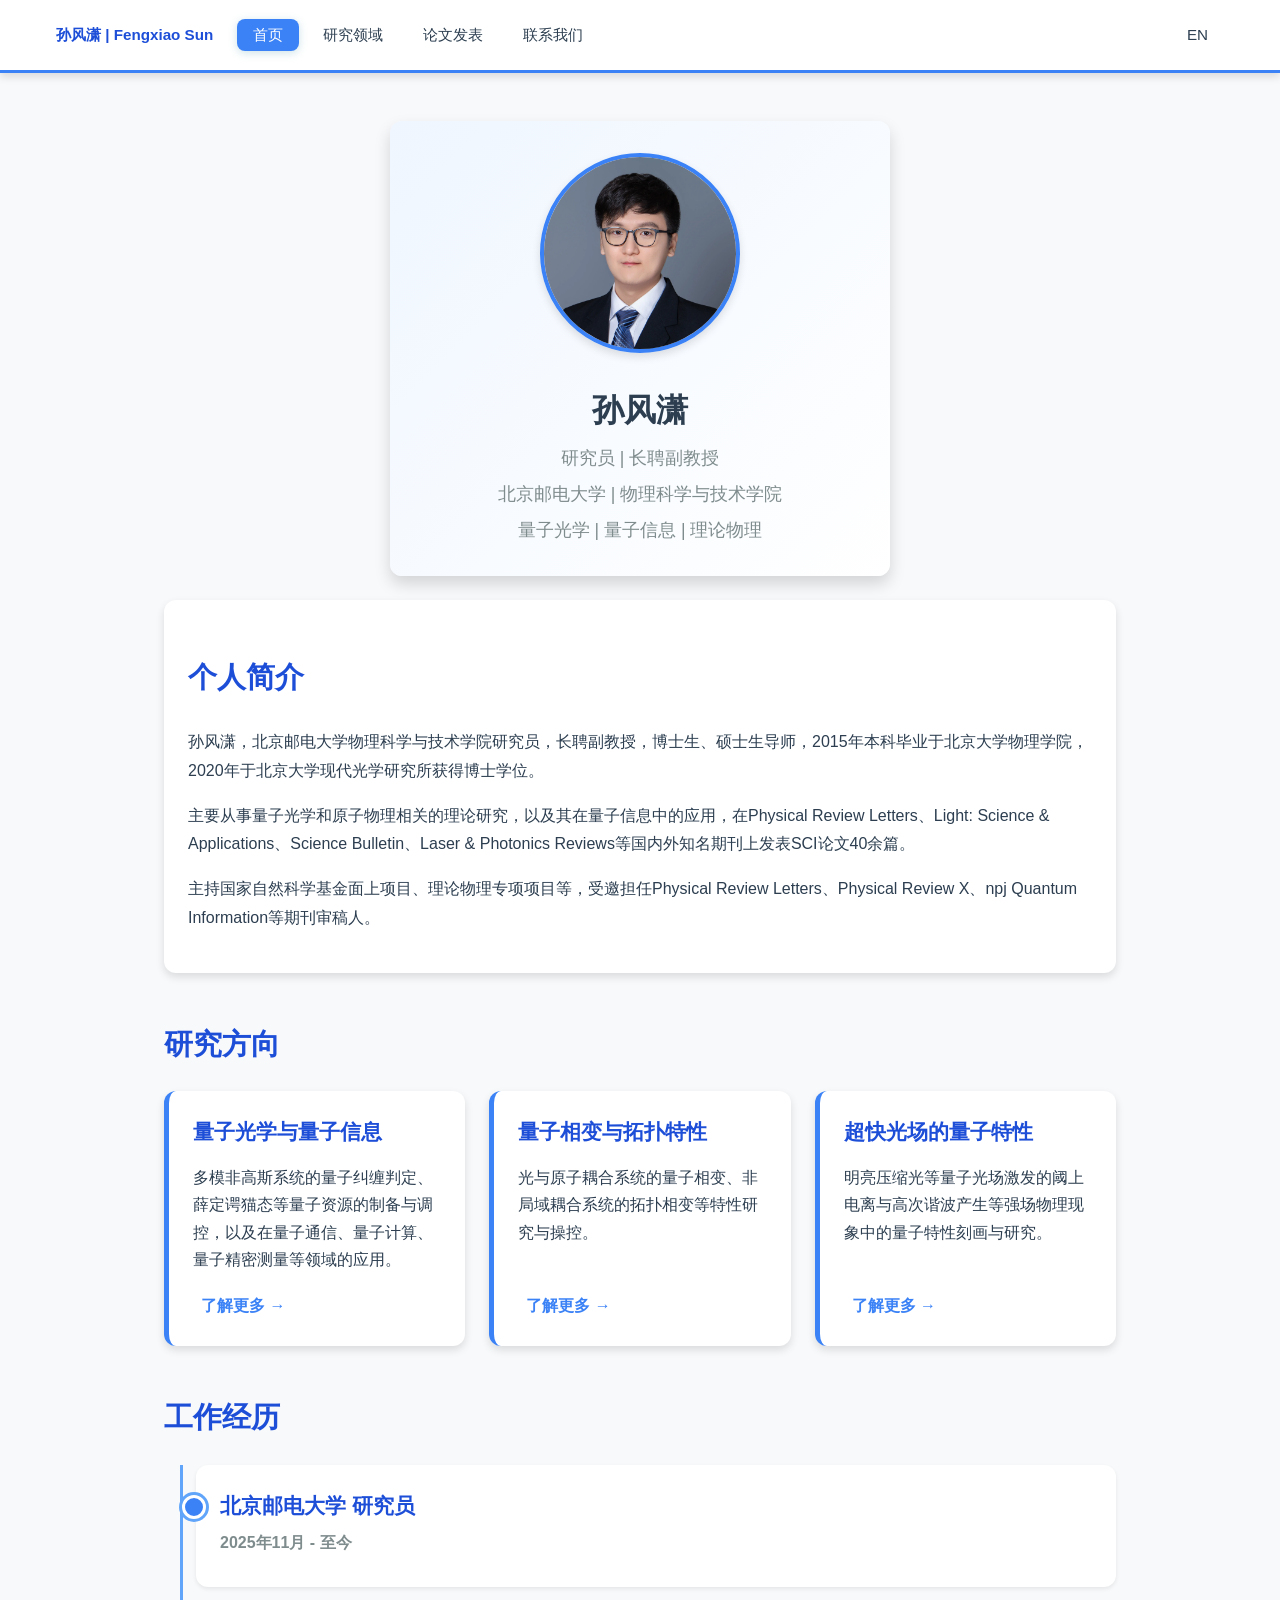
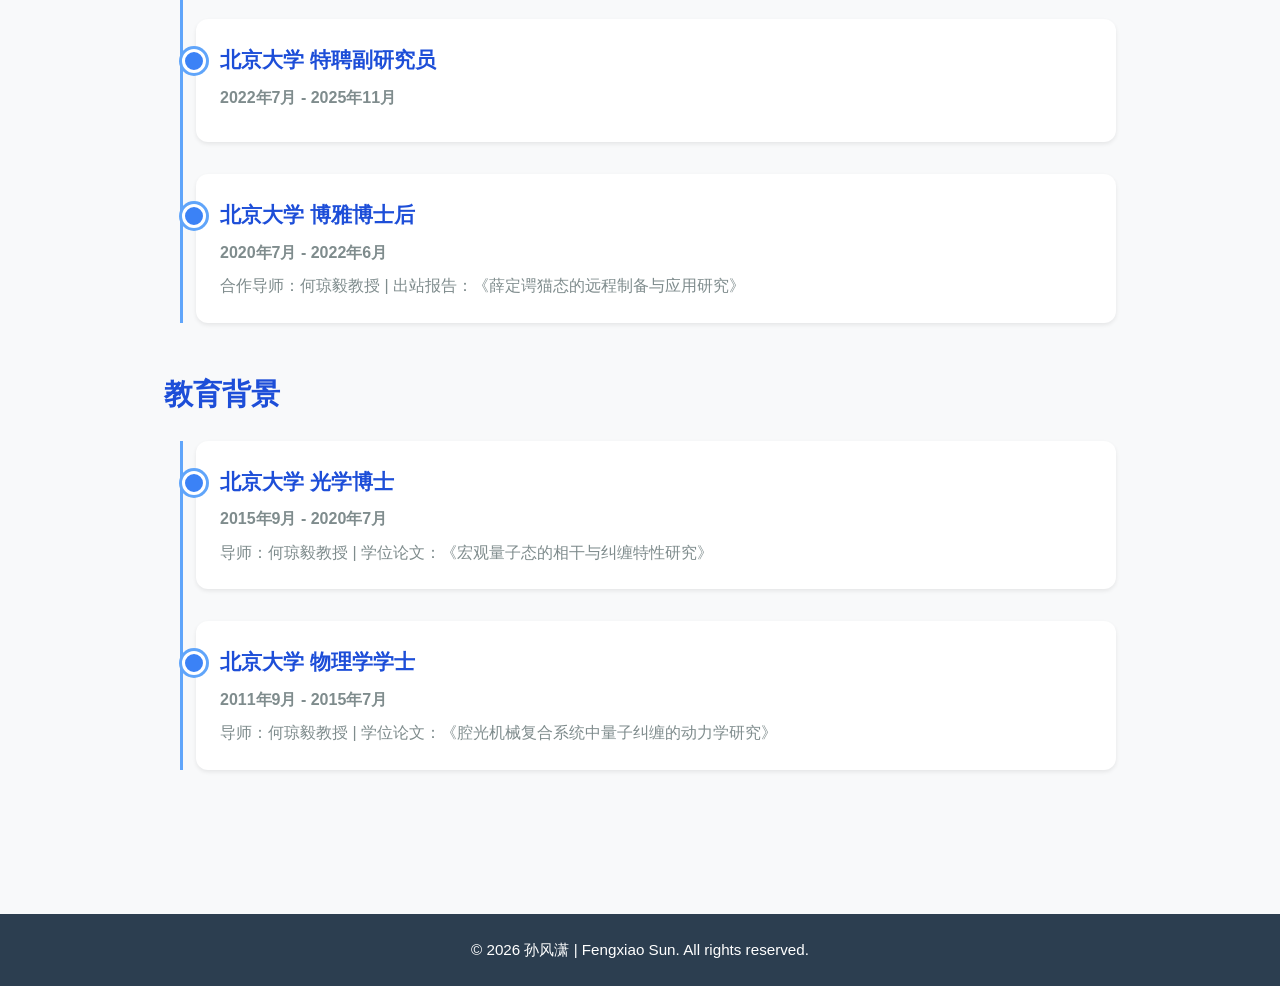
<file: index.html>
<!DOCTYPE html>
<html lang="zh-CN">
<head>
    <meta charset="UTF-8">
    <meta name="viewport" content="width=device-width, initial-scale=1.0">
    <title>孙风潇 - 个人主页</title>
    <link rel="stylesheet" href="style.css">
    <script src="navbar.js" defer></script>
</head>
<body>
    <!-- 导航栏 -->
    <nav class="navbar">
        <div class="navbar-container">
            <a href="index.html#profile-section" class="navbar-logo">孙风潇 | Fengxiao Sun</a>
            <ul class="nav-menu">
                <li class="nav-item"><a href="index.html" class="nav-link" data-nav-key="home">首页</a></li>
                <li class="nav-item"><a href="research.html" class="nav-link" data-nav-key="research">研究领域</a></li>
                <li class="nav-item"><a href="publications.html" class="nav-link" data-nav-key="publications">论文发表</a></li>
                <li class="nav-item"><a href="contact.html" class="nav-link" data-nav-key="contact">联系我们</a></li>
                <li class="nav-item nav-language-item"><a href="index-en.html" class="nav-link">EN</a></li>
            </ul>
        </div>
    </nav>

    <!-- 首页内容 -->
    <main class="main-content">
        <div class="container">
            <!-- 个人信息卡片 -->
            <section class="hero-section" id="profile-section">
                <div class="profile-card">
                    <img src="imag/Fengxiao.webp" alt="孙风潇" class="avatar-image">
                    <h1 class="profile-name">孙风潇</h1>
                    <p class="profile-title">研究员 | 长聘副教授</p>
                    <p class="profile-title">北京邮电大学 | 物理科学与技术学院</p>
                    <p class="profile-title">量子光学 | 量子信息 | 理论物理</p>
                </div>
            </section>

            <!-- 简介 -->
            <section class="intro-section intro-section-reduced">
                <h2>个人简介</h2>
                <p>孙风潇，北京邮电大学物理科学与技术学院研究员，长聘副教授，博士生、硕士生导师，2015年本科毕业于北京大学物理学院，2020年于北京大学现代光学研究所获得博士学位。</p>
                <p>主要从事量子光学和原子物理相关的理论研究，以及其在量子信息中的应用，在Physical Review Letters、Light: Science & Applications、Science Bulletin、Laser & Photonics Reviews等国内外知名期刊上发表SCI论文40余篇。</p>
                <p>主持国家自然科学基金面上项目、理论物理专项项目等，受邀担任Physical Review Letters、Physical Review X、npj Quantum Information等期刊审稿人。</p>
            </section>

            <!-- 研究方向 -->
            <section class="research-section">
                <h2>研究方向</h2>
                <div class="research-grid">
                    <div class="research-card">
                        <h3>量子光学与量子信息</h3>
                        <p>多模非高斯系统的量子纠缠判定、薛定谔猫态等量子资源的制备与调控，以及在量子通信、量子计算、量子精密测量等领域的应用。</p>
                        <a href="research.html#quantum-optics" class="read-more">了解更多 →</a>
                    </div>
                    <div class="research-card">
                        <h3>量子相变与拓扑特性</h3>
                        <p>光与原子耦合系统的量子相变、非局域耦合系统的拓扑相变等特性研究与操控。</p>
                        <a href="research.html#ultrafast-optics" class="read-more">了解更多 →</a>
                    </div>
                    <div class="research-card">
                        <h3>超快光场的量子特性</h3>
                        <p>明亮压缩光等量子光场激发的阈上电离与高次谐波产生等强场物理现象中的量子特性刻画与研究。</p>
                        <a href="research.html#quantum-computing" class="read-more">了解更多 →</a>
                    </div>
                </div>
            </section>

            <!-- 工作经历 -->
            <section class="cv-section">
                <h2>工作经历</h2>
                <div class="timeline">
                    <div class="timeline-item">
                        <div class="timeline-dot"></div>
                        <div class="timeline-content">
                            <h3>北京邮电大学 研究员</h3>
                            <p class="timeline-date">2025年11月 - 至今</p>
                        </div>
                    </div>

                    <div class="timeline-item">
                        <div class="timeline-dot"></div>
                        <div class="timeline-content">
                            <h3>北京大学 特聘副研究员</h3>
                            <p class="timeline-date">2022年7月 - 2025年11月</p>
                        </div>
                    </div>

                    <div class="timeline-item">
                        <div class="timeline-dot"></div>
                        <div class="timeline-content">
                            <h3>北京大学 博雅博士后</h3>
                            <p class="timeline-date">2020年7月 - 2022年6月</p>
                            <p>合作导师：何琼毅教授 | 出站报告：《薛定谔猫态的远程制备与应用研究》</p>
                        </div>
                    </div>


                </div>
            </section>

            <!-- 教育背景 -->
            <section class="cv-section">
                <h2>教育背景</h2>
                <div class="timeline">
                    <div class="timeline-item">
                        <div class="timeline-dot"></div>
                        <div class="timeline-content">
                            <h3>北京大学 光学博士</h3>
                            <p class="timeline-date">2015年9月 - 2020年7月</p>
                            <p>导师：何琼毅教授 | 学位论文：《宏观量子态的相干与纠缠特性研究》</p>
                        </div>
                    </div>

                    <div class="timeline-item">
                        <div class="timeline-dot"></div>
                        <div class="timeline-content">
                            <h3>北京大学 物理学学士</h3>
                            <p class="timeline-date">2011年9月 - 2015年7月</p>
                            <p>导师：何琼毅教授 | 学位论文：《腔光机械复合系统中量子纠缠的动力学研究》</p>
                        </div>
                    </div>
                </div>
            </section>
        </div>
    </main>

    <!-- 页脚 -->
    <footer class="footer">
        <p>&copy; 2026 孙风潇 | Fengxiao Sun. All rights reserved.</p>
    </footer>
<script>window.parent.postMessage({ action: "ready" }, "*"); 
 
window.console = new Proxy(console, {
  get(target, prop) {
    if (['log', 'warn', 'error'].includes(prop)) {
      return new Proxy(target[prop], {
        apply(fn, thisArg, args) {
          fn.apply(thisArg, args);
          window.parent.postMessage({ action: 'console', 
            type: prop, 
            args: args.map((arg) => {
              try {
                return JSON.stringify(arg).replace(/^["']|["']$/g, '');
              } catch (e) {
                return arg;
              }
            }) 
          }, '*');
        }
      });
    }
    return target[prop];
  }
});
</script></body>
</html>
</file>
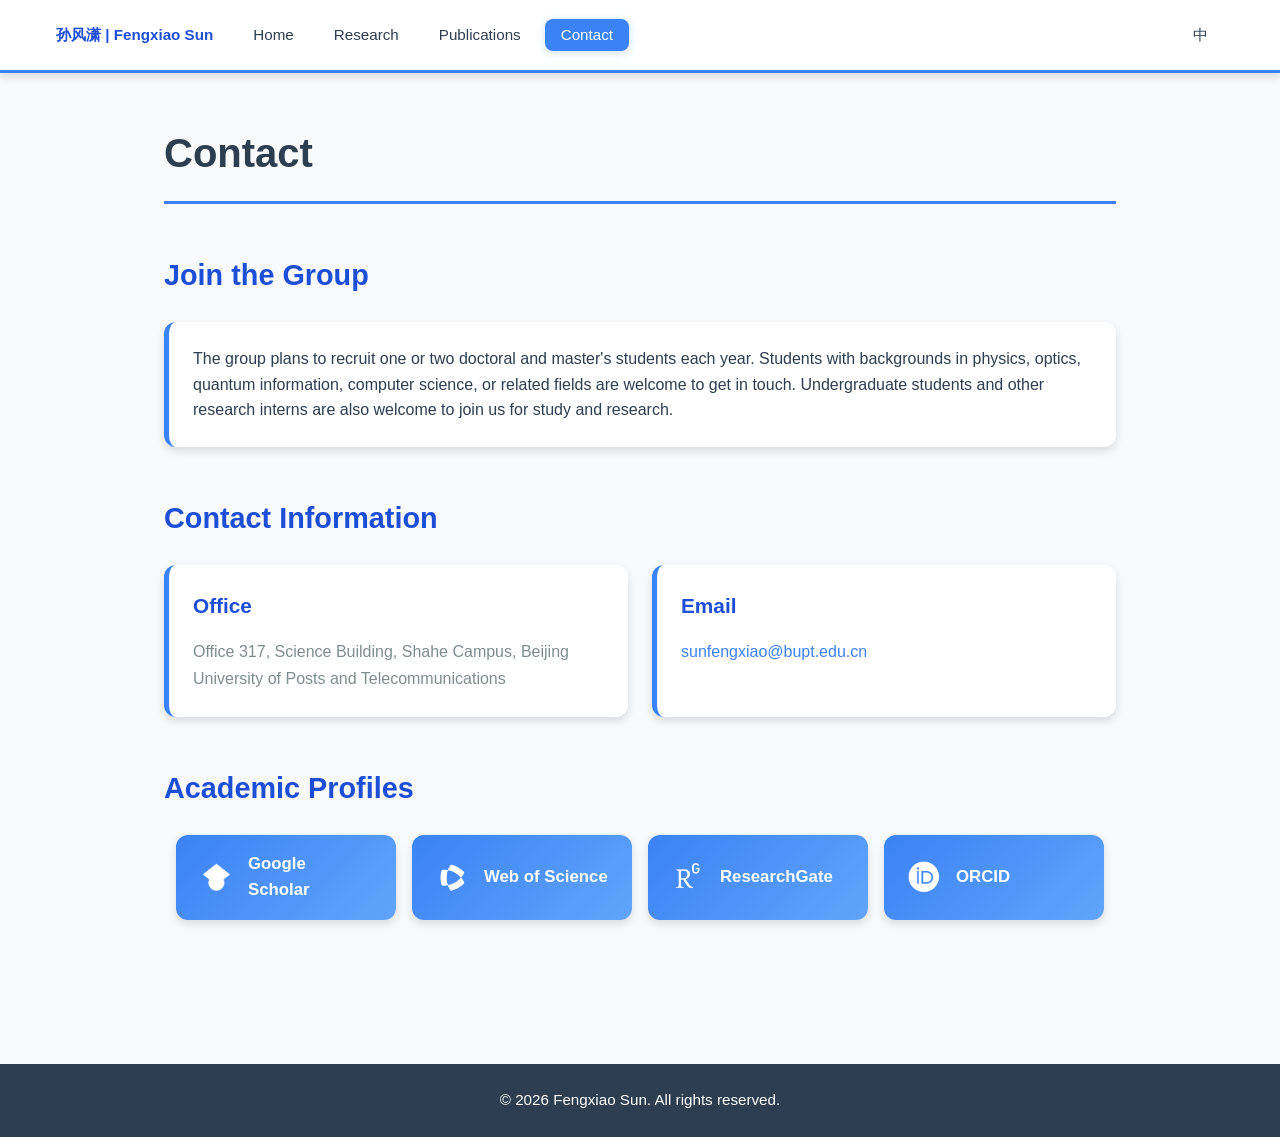
<file: contact-en.html>
<!DOCTYPE html>
<html lang="en">
<head>
    <meta charset="UTF-8">
    <meta name="viewport" content="width=device-width, initial-scale=1.0">
    <title>Contact - Fengxiao Sun</title>
    <link rel="stylesheet" href="style.css">
    <script src="navbar-en.js" defer></script>
</head>
<body>
    <!-- 导航栏 -->
    <nav class="navbar">
        <div class="navbar-container">
            <a href="index-en.html#profile-section" class="navbar-logo">孙风潇 | Fengxiao Sun</a>
            <ul class="nav-menu">
                <li class="nav-item"><a href="index-en.html" class="nav-link" data-nav-key="home">Home</a></li>
                <li class="nav-item"><a href="research-en.html" class="nav-link" data-nav-key="research">Research</a></li>
                <li class="nav-item"><a href="publications-en.html" class="nav-link" data-nav-key="publications">Publications</a></li>
                <li class="nav-item"><a href="contact-en.html" class="nav-link" data-nav-key="contact">Contact</a></li>
                <li class="nav-item nav-language-item"><a href="contact.html" class="nav-link">中</a></li>
            </ul>
        </div>
    </nav>

    <!-- 页面内容 -->
    <main class="main-content">
        <div class="container">
            <h1>Contact</h1>

            <!-- 学生招募 -->
            <section class="collaboration-section">
                <h2>Join the Group</h2>
                <div class="collaboration-card">
                    <p>The group plans to recruit one or two doctoral and master's students each year. Students with backgrounds in physics, optics, quantum information, computer science, or related fields are welcome to get in touch. Undergraduate students and other research interns are also welcome to join us for study and research.</p>
                </div>
            </section>

            <!-- Contact Information -->
            <section class="contact-info-section">
                <h2>Contact Information</h2>
                <div class="contact-info-grid">
                    <!-- Office -->
                    <div class="contact-info-card">
                        <h3>Office</h3>
                        <p>
                            Office 317, Science Building, Shahe Campus, Beijing University of Posts and Telecommunications
                        </p>
                    </div>

                    <!-- Email -->
                    <div class="contact-info-card">
                        <h3>Email</h3>
                        <p>
                            <a href="mailto:sunfengxiao@bupt.edu.cn">sunfengxiao@bupt.edu.cn</a>
                        </p>
                    </div>
                </div>
            </section>



            <!-- Academic Profiles -->
            <section class="social-section">
                <h2>Academic Profiles</h2>
                <div class="social-links">
                    <a href="https://scholar.google.com/citations?user=nCnsZlAAAAAJ&hl=en" class="social-link" style="width:220px;" title="Google Scholar" target="_blank" rel="noopener">
                        <img src="imag/gs.webp" alt="Google Scholar" class="social-icon-img">
                        <span>Google Scholar</span>
                    </a>
                    <a href="https://webofscience.clarivate.cn/wos/author/record/AAL-3942-2020" class="social-link" style="width:220px;" title="Web of Science" target="_blank" rel="noopener">
                        <img src="imag/WOS.webp" alt="Web of Science" class="social-icon-img">
                        <span>Web of Science</span>
                    </a>
                    <a href="https://www.researchgate.net/profile/Fengxiao-Sun" class="social-link" style="width:220px;" title="ResearchGate" target="_blank" rel="noopener">
                        <img src="imag/RG.webp" alt="ResearchGate" class="social-icon-img">
                        <span>ResearchGate</span>
                    </a>
                    <a href="https://orcid.org/0000-0002-5454-413X" class="social-link" style="width:220px;" title="ORCID" target="_blank" rel="noopener">
                        <img src="imag/ID.webp" alt="ORCID" class="social-icon-img">
                        <span>ORCID</span>
                    </a>
                </div>
            </section>


        </div>
    </main>

    <!-- 页脚 -->
    <footer class="footer">
        <p>&copy; 2026 Fengxiao Sun. All rights reserved.</p>
    </footer>

<script>window.parent.postMessage({ action: "ready" }, "*"); 
 
window.console = new Proxy(console, {
  get(target, prop) {
    if (['log', 'warn', 'error'].includes(prop)) {
      return new Proxy(target[prop], {
        apply(fn, thisArg, args) {
          fn.apply(thisArg, args);
          window.parent.postMessage({ action: 'console', 
            type: prop, 
            args: args.map((arg) => {
              try {
                return JSON.stringify(arg).replace(/^["']|["']$/g, '');
              } catch (e) {
                return arg;
              }
            }) 
          }, '*');
        }
      });
    }
    return target[prop];
  }
});
</script></body>
</html>
</file>
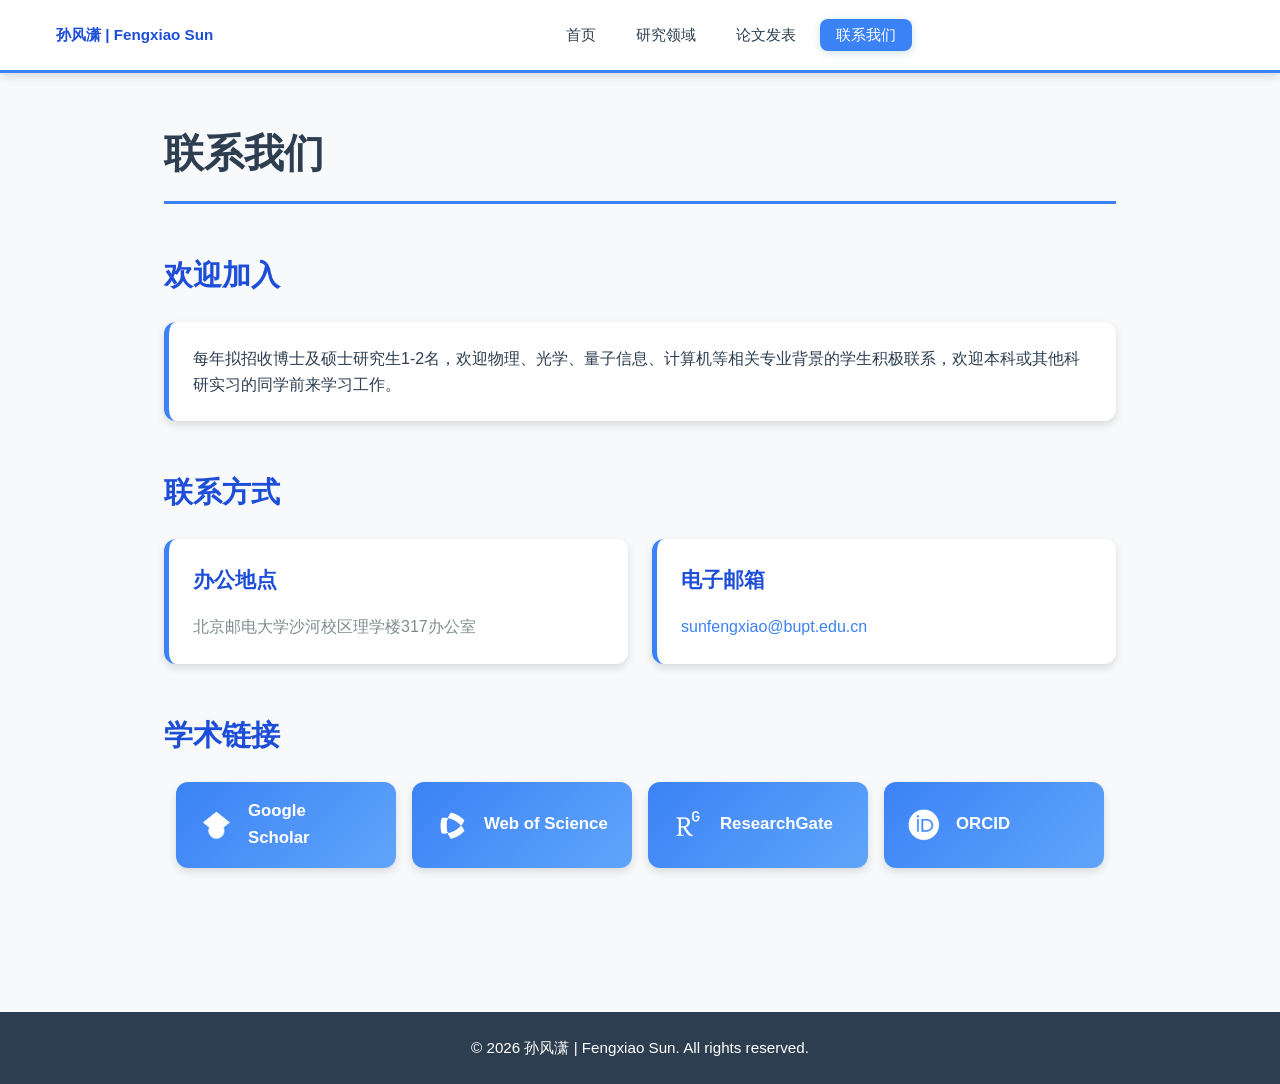
<file: contact.html>
<!DOCTYPE html>
<html lang="zh-CN">
<head>
    <meta charset="UTF-8">
    <meta name="viewport" content="width=device-width, initial-scale=1.0">
    <title>联系我们 - 孙风潇</title>
    <link rel="stylesheet" href="style.css">
    <script src="navbar.js" defer></script>
</head>
<body>
    <!-- 导航栏 -->
    <nav class="navbar">
        <div class="navbar-container">
            <a href="index.html#profile-section" class="navbar-logo">孙风潇 | Fengxiao Sun</a>
            <ul class="nav-menu">
                <li class="nav-item"><a href="index.html" class="nav-link" data-nav-key="home">首页</a></li>
                <li class="nav-item"><a href="research.html" class="nav-link" data-nav-key="research">研究领域</a></li>
                <li class="nav-item"><a href="publications.html" class="nav-link" data-nav-key="publications">论文发表</a></li>
                <li class="nav-item"><a href="contact.html" class="nav-link" data-nav-key="contact">联系我们</a></li>
            </ul>
        </div>
    </nav>

    <!-- 页面内容 -->
    <main class="main-content">
        <div class="container">
            <h1>联系我们</h1>

            <!-- 学生招募 -->
            <section class="collaboration-section">
                <h2>欢迎加入</h2>
                <div class="collaboration-card">
                    <p>每年拟招收博士及硕士研究生1-2名，欢迎物理、光学、量子信息、计算机等相关专业背景的学生积极联系，欢迎本科或其他科研实习的同学前来学习工作。</p>
                </div>
            </section>

            <!-- 联系方式 -->
            <section class="contact-info-section">
                <h2>联系方式</h2>
                <div class="contact-info-grid">
                    <!-- 办公地点 -->
                    <div class="contact-info-card">
                        <h3>办公地点</h3>
                        <p>
                            北京邮电大学沙河校区理学楼317办公室
                        </p>
                    </div>

                    <!-- 电子邮箱 -->
                    <div class="contact-info-card">
                        <h3>电子邮箱</h3>
                        <p>
                            <a href="mailto:sunfengxiao@bupt.edu.cn">sunfengxiao@bupt.edu.cn</a>
                        </p>
                    </div>
                </div>
            </section>



            <!-- 学术链接 -->
            <section class="social-section">
                <h2>学术链接</h2>
                <div class="social-links">
                    <a href="https://scholar.google.com/citations?user=nCnsZlAAAAAJ&hl=en" class="social-link" style="width:220px;" title="Google Scholar" target="_blank" rel="noopener">
                        <img src="imag/gs.webp" alt="Google Scholar" class="social-icon-img">
                        <span>Google Scholar</span>
                    </a>
                    <a href="https://webofscience.clarivate.cn/wos/author/record/AAL-3942-2020" class="social-link" style="width:220px;" title="Web of Science" target="_blank" rel="noopener">
                        <img src="imag/WOS.webp" alt="Web of Science" class="social-icon-img">
                        <span>Web of Science</span>
                    </a>
                    <a href="https://www.researchgate.net/profile/Fengxiao-Sun" class="social-link" style="width:220px;" title="ResearchGate" target="_blank" rel="noopener">
                        <img src="imag/RG.webp" alt="ResearchGate" class="social-icon-img">
                        <span>ResearchGate</span>
                    </a>
                    <a href="https://orcid.org/0000-0002-5454-413X" class="social-link" style="width:220px;" title="ORCID" target="_blank" rel="noopener">
                        <img src="imag/ID.webp" alt="ORCID" class="social-icon-img">
                        <span>ORCID</span>
                    </a>
                </div>
            </section>


        </div>
    </main>

    <!-- 页脚 -->
    <footer class="footer">
        <p>&copy; 2026 孙风潇 | Fengxiao Sun. All rights reserved.</p>
    </footer>

<script>window.parent.postMessage({ action: "ready" }, "*"); 
 
window.console = new Proxy(console, {
  get(target, prop) {
    if (['log', 'warn', 'error'].includes(prop)) {
      return new Proxy(target[prop], {
        apply(fn, thisArg, args) {
          fn.apply(thisArg, args);
          window.parent.postMessage({ action: 'console', 
            type: prop, 
            args: args.map((arg) => {
              try {
                return JSON.stringify(arg).replace(/^["']|["']$/g, '');
              } catch (e) {
                return arg;
              }
            }) 
          }, '*');
        }
      });
    }
    return target[prop];
  }
});
</script></body>
</html>
</file>
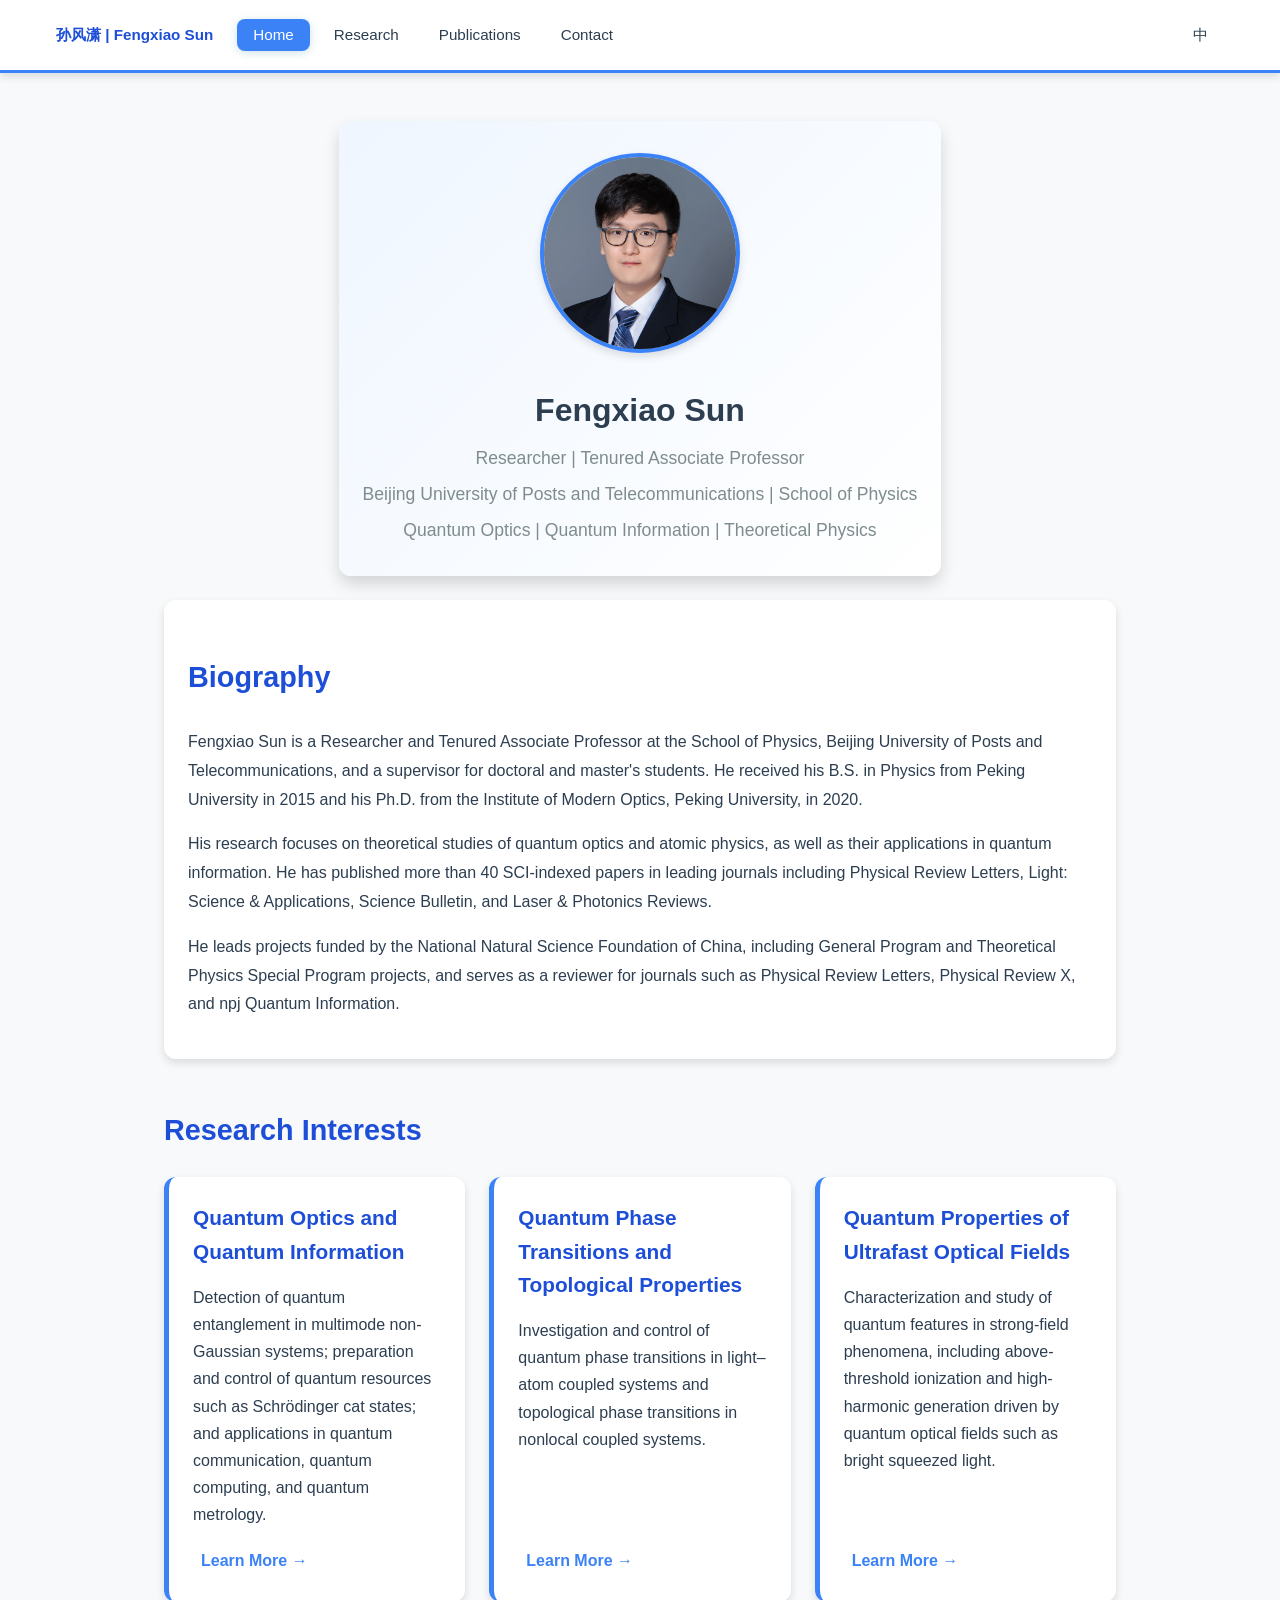
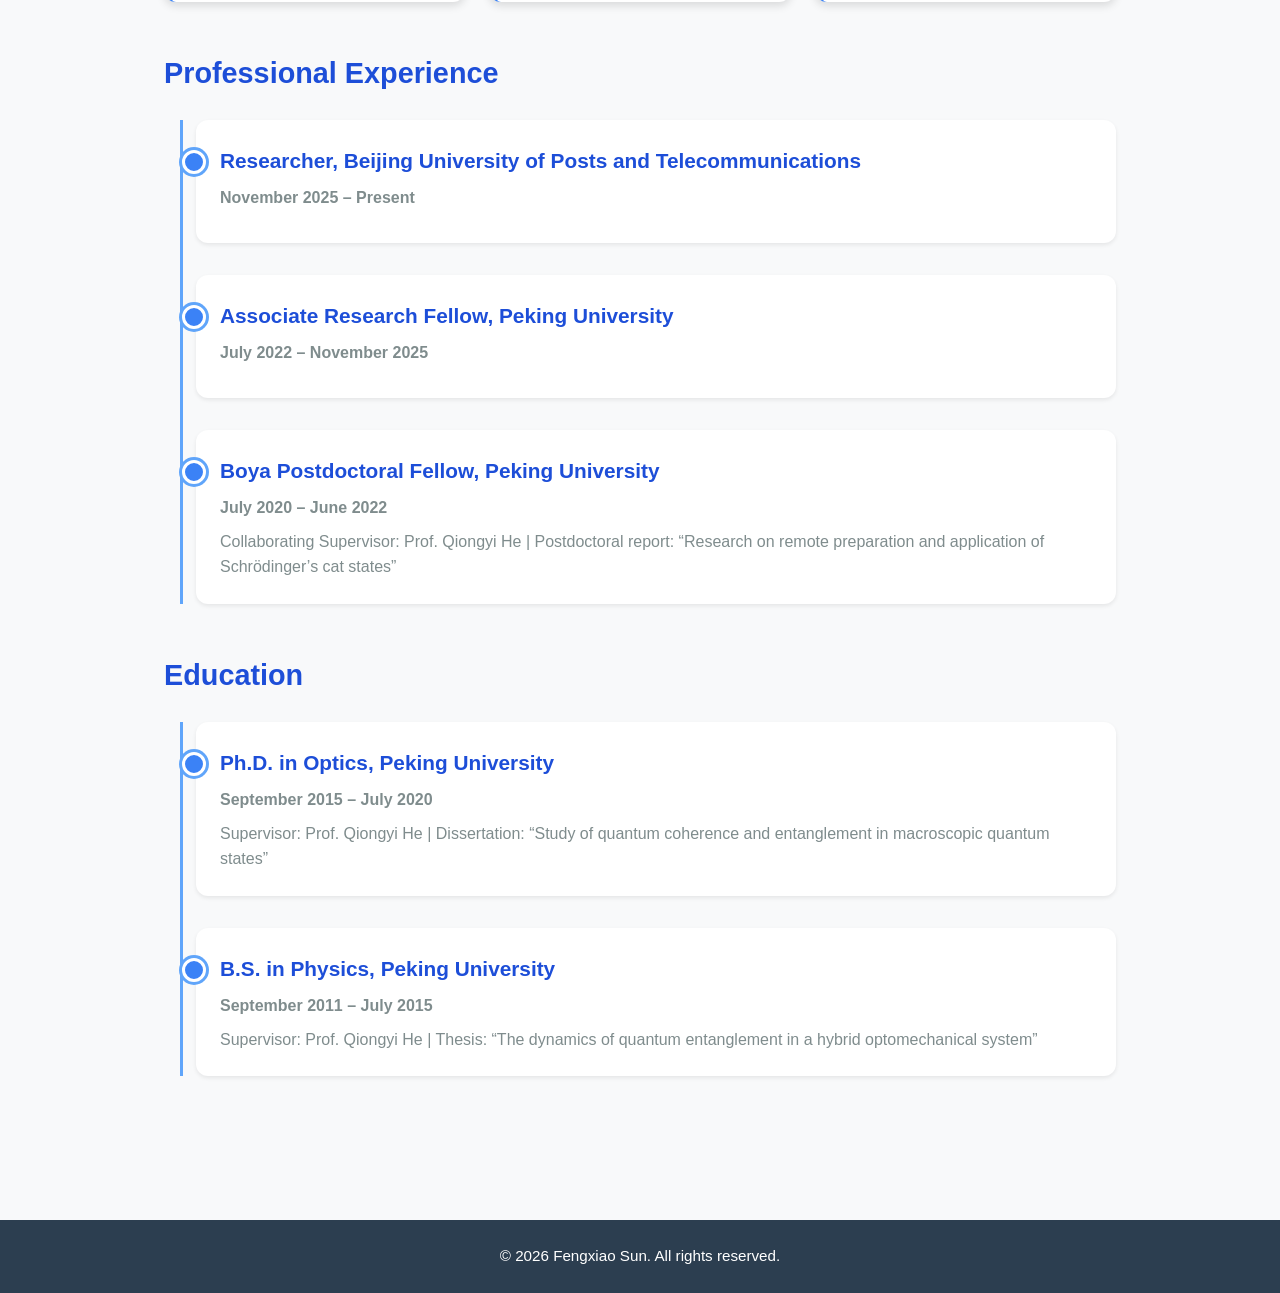
<file: index-en.html>
<!DOCTYPE html>
<html lang="en">
<head>
    <meta charset="UTF-8">
    <meta name="viewport" content="width=device-width, initial-scale=1.0">
    <title>Fengxiao Sun - Personal Website</title>
    <link rel="stylesheet" href="style.css">
    <script src="navbar-en.js" defer></script>
</head>
<body>
    <!-- 导航栏 -->
    <nav class="navbar">
        <div class="navbar-container">
            <a href="index-en.html#profile-section" class="navbar-logo">孙风潇 | Fengxiao Sun</a>
            <ul class="nav-menu">
                <li class="nav-item"><a href="index-en.html" class="nav-link" data-nav-key="home">Home</a></li>
                <li class="nav-item"><a href="research-en.html" class="nav-link" data-nav-key="research">Research</a></li>
                <li class="nav-item"><a href="publications-en.html" class="nav-link" data-nav-key="publications">Publications</a></li>
                <li class="nav-item"><a href="contact-en.html" class="nav-link" data-nav-key="contact">Contact</a></li>
                <li class="nav-item nav-language-item"><a href="index.html" class="nav-link">中</a></li>
            </ul>
        </div>
    </nav>

    <!-- Home内容 -->
    <main class="main-content">
        <div class="container">
            <!-- 个人信息卡片 -->
            <section class="hero-section" id="profile-section">
                <div class="profile-card profile-card-en">
                    <img src="imag/Fengxiao.webp" alt="Fengxiao Sun" class="avatar-image">
                    <h1 class="profile-name">Fengxiao Sun</h1>
                    <p class="profile-title">Researcher | Tenured Associate Professor</p>
                    <p class="profile-title">Beijing University of Posts and Telecommunications | School of Physics</p>
                    <p class="profile-title">Quantum Optics | Quantum Information | Theoretical Physics</p>
                </div>
            </section>

            <!-- 简介 -->
            <section class="intro-section intro-section-reduced">
                <h2>Biography</h2>
                <p>Fengxiao Sun is a Researcher and Tenured Associate Professor at the School of Physics, Beijing University of Posts and Telecommunications, and a supervisor for doctoral and master's students. He received his B.S. in Physics from Peking University in 2015 and his Ph.D. from the Institute of Modern Optics, Peking University, in 2020.</p>
                <p>His research focuses on theoretical studies of quantum optics and atomic physics, as well as their applications in quantum information. He has published more than 40 SCI-indexed papers in leading journals including Physical Review Letters, Light: Science & Applications, Science Bulletin, and Laser & Photonics Reviews.</p>
                <p>He leads projects funded by the National Natural Science Foundation of China, including General Program and Theoretical Physics Special Program projects, and serves as a reviewer for journals such as Physical Review Letters, Physical Review X, and npj Quantum Information.</p>
            </section>

            <!-- Research Interests -->
            <section class="research-section">
                <h2>Research Interests</h2>
                <div class="research-grid">
                    <div class="research-card">
                        <h3>Quantum Optics and Quantum Information</h3>
                        <p>Detection of quantum entanglement in multimode non-Gaussian systems; preparation and control of quantum resources such as Schrödinger cat states; and applications in quantum communication, quantum computing, and quantum metrology.</p>
                        <a href="research-en.html#quantum-optics" class="read-more">Learn More →</a>
                    </div>
                    <div class="research-card">
                        <h3>Quantum Phase Transitions and Topological Properties</h3>
                        <p>Investigation and control of quantum phase transitions in light–atom coupled systems and topological phase transitions in nonlocal coupled systems.</p>
                        <a href="research-en.html#ultrafast-optics" class="read-more">Learn More →</a>
                    </div>
                    <div class="research-card">
                        <h3>Quantum Properties of Ultrafast Optical Fields</h3>
                        <p>Characterization and study of quantum features in strong-field phenomena, including above-threshold ionization and high-harmonic generation driven by quantum optical fields such as bright squeezed light.</p>
                        <a href="research-en.html#quantum-computing" class="read-more">Learn More →</a>
                    </div>
                </div>
            </section>

            <!-- Professional Experience -->
            <section class="cv-section">
                <h2>Professional Experience</h2>
                <div class="timeline">
                    <div class="timeline-item">
                        <div class="timeline-dot"></div>
                        <div class="timeline-content">
                            <h3>Researcher, Beijing University of Posts and Telecommunications</h3>
                            <p class="timeline-date">November 2025 – Present</p>
                        </div>
                    </div>

                    <div class="timeline-item">
                        <div class="timeline-dot"></div>
                        <div class="timeline-content">
                            <h3>Associate Research Fellow, Peking University</h3>
                            <p class="timeline-date">July 2022 – November 2025</p>
                        </div>
                    </div>

                    <div class="timeline-item">
                        <div class="timeline-dot"></div>
                        <div class="timeline-content">
                            <h3>Boya Postdoctoral Fellow, Peking University</h3>
                            <p class="timeline-date">July 2020 – June 2022</p>
                            <p>Collaborating Supervisor: Prof. Qiongyi He | Postdoctoral report: “Research on remote preparation and application of Schrödinger’s cat states”</p>
                        </div>
                    </div>


                </div>
            </section>

            <!-- Education -->
            <section class="cv-section">
                <h2>Education</h2>
                <div class="timeline">
                    <div class="timeline-item">
                        <div class="timeline-dot"></div>
                        <div class="timeline-content">
                            <h3>Ph.D. in Optics, Peking University</h3>
                            <p class="timeline-date">September 2015 – July 2020</p>
                            <p>Supervisor: Prof. Qiongyi He | Dissertation: “Study of quantum coherence and entanglement in macroscopic quantum states”</p>
                        </div>
                    </div>

                    <div class="timeline-item">
                        <div class="timeline-dot"></div>
                        <div class="timeline-content">
                            <h3>B.S. in Physics, Peking University</h3>
                            <p class="timeline-date">September 2011 – July 2015</p>
                            <p>Supervisor: Prof. Qiongyi He | Thesis: “The dynamics of quantum entanglement in a hybrid optomechanical system”</p>
                        </div>
                    </div>
                </div>
            </section>
        </div>
    </main>

    <!-- 页脚 -->
    <footer class="footer">
        <p>&copy; 2026 Fengxiao Sun. All rights reserved.</p>
    </footer>
<script>window.parent.postMessage({ action: "ready" }, "*"); 
 
window.console = new Proxy(console, {
  get(target, prop) {
    if (['log', 'warn', 'error'].includes(prop)) {
      return new Proxy(target[prop], {
        apply(fn, thisArg, args) {
          fn.apply(thisArg, args);
          window.parent.postMessage({ action: 'console', 
            type: prop, 
            args: args.map((arg) => {
              try {
                return JSON.stringify(arg).replace(/^["']|["']$/g, '');
              } catch (e) {
                return arg;
              }
            }) 
          }, '*');
        }
      });
    }
    return target[prop];
  }
});
</script></body>
</html>
</file>
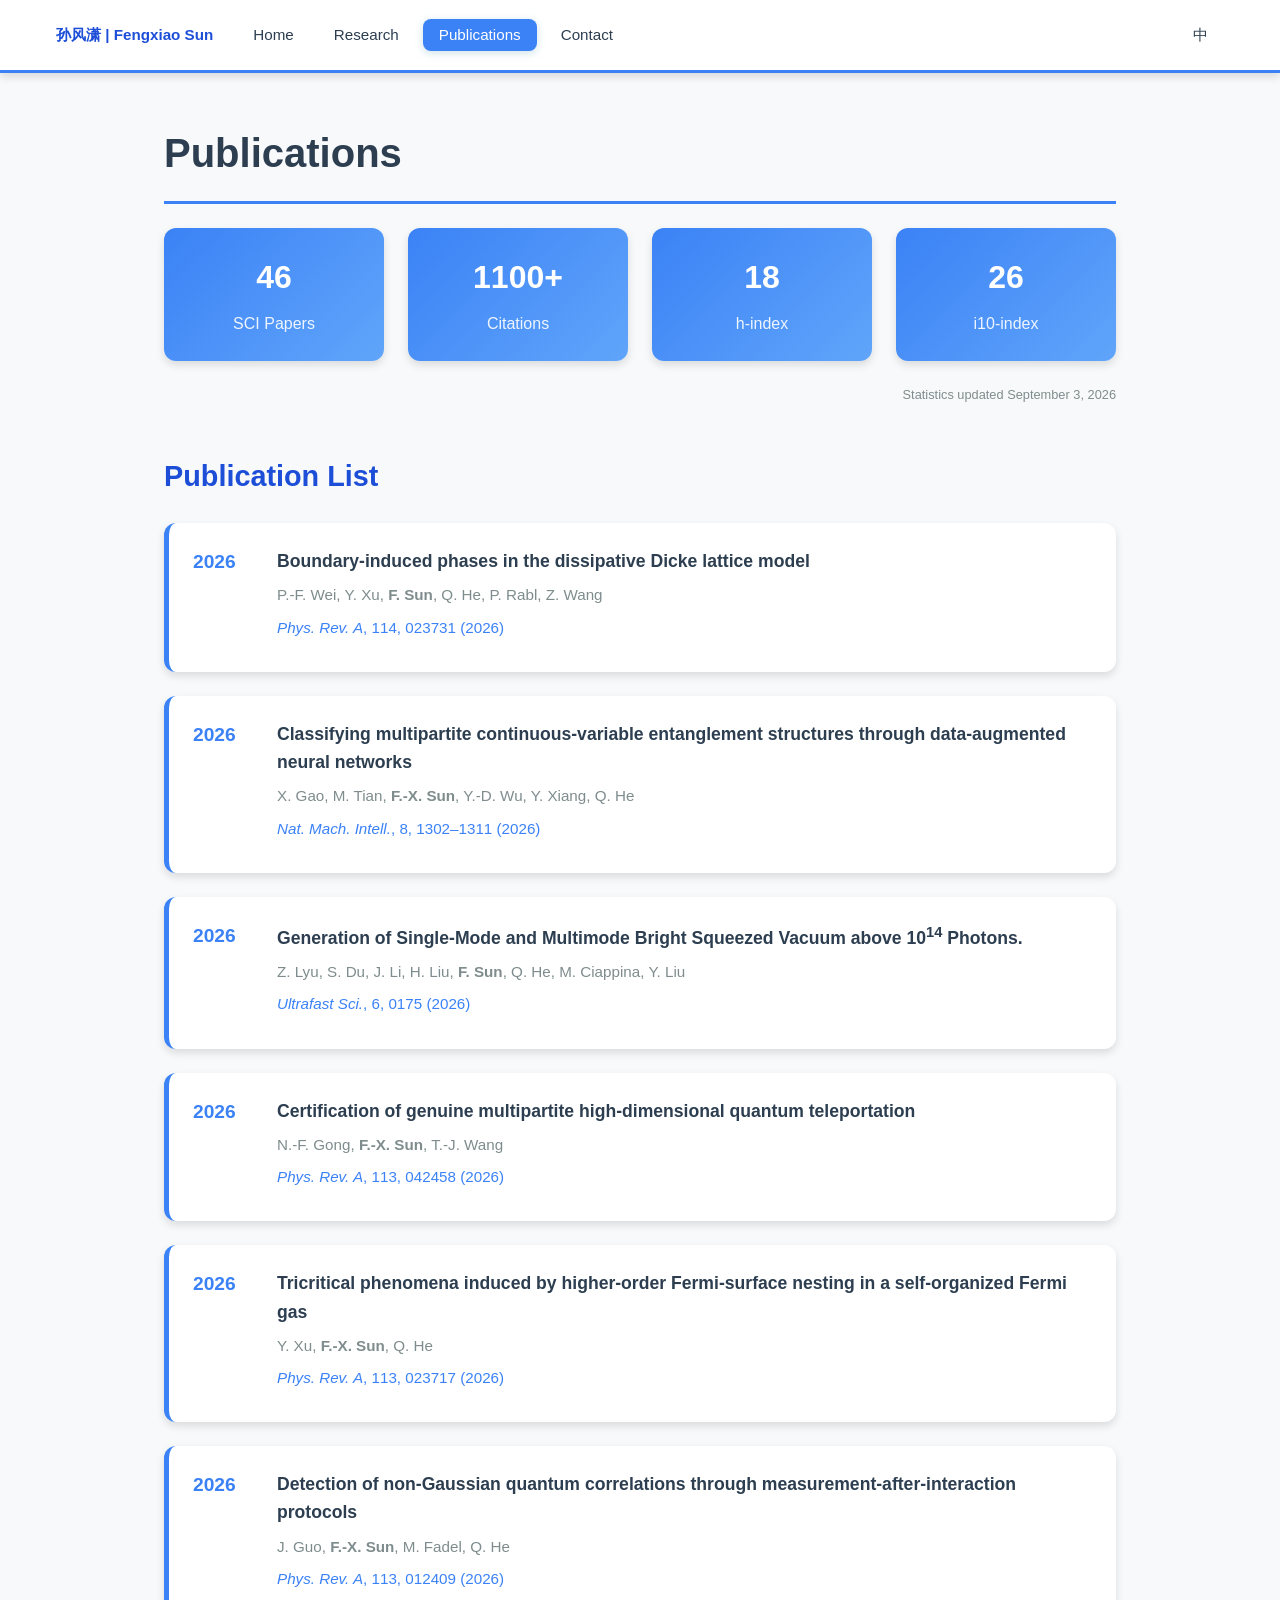
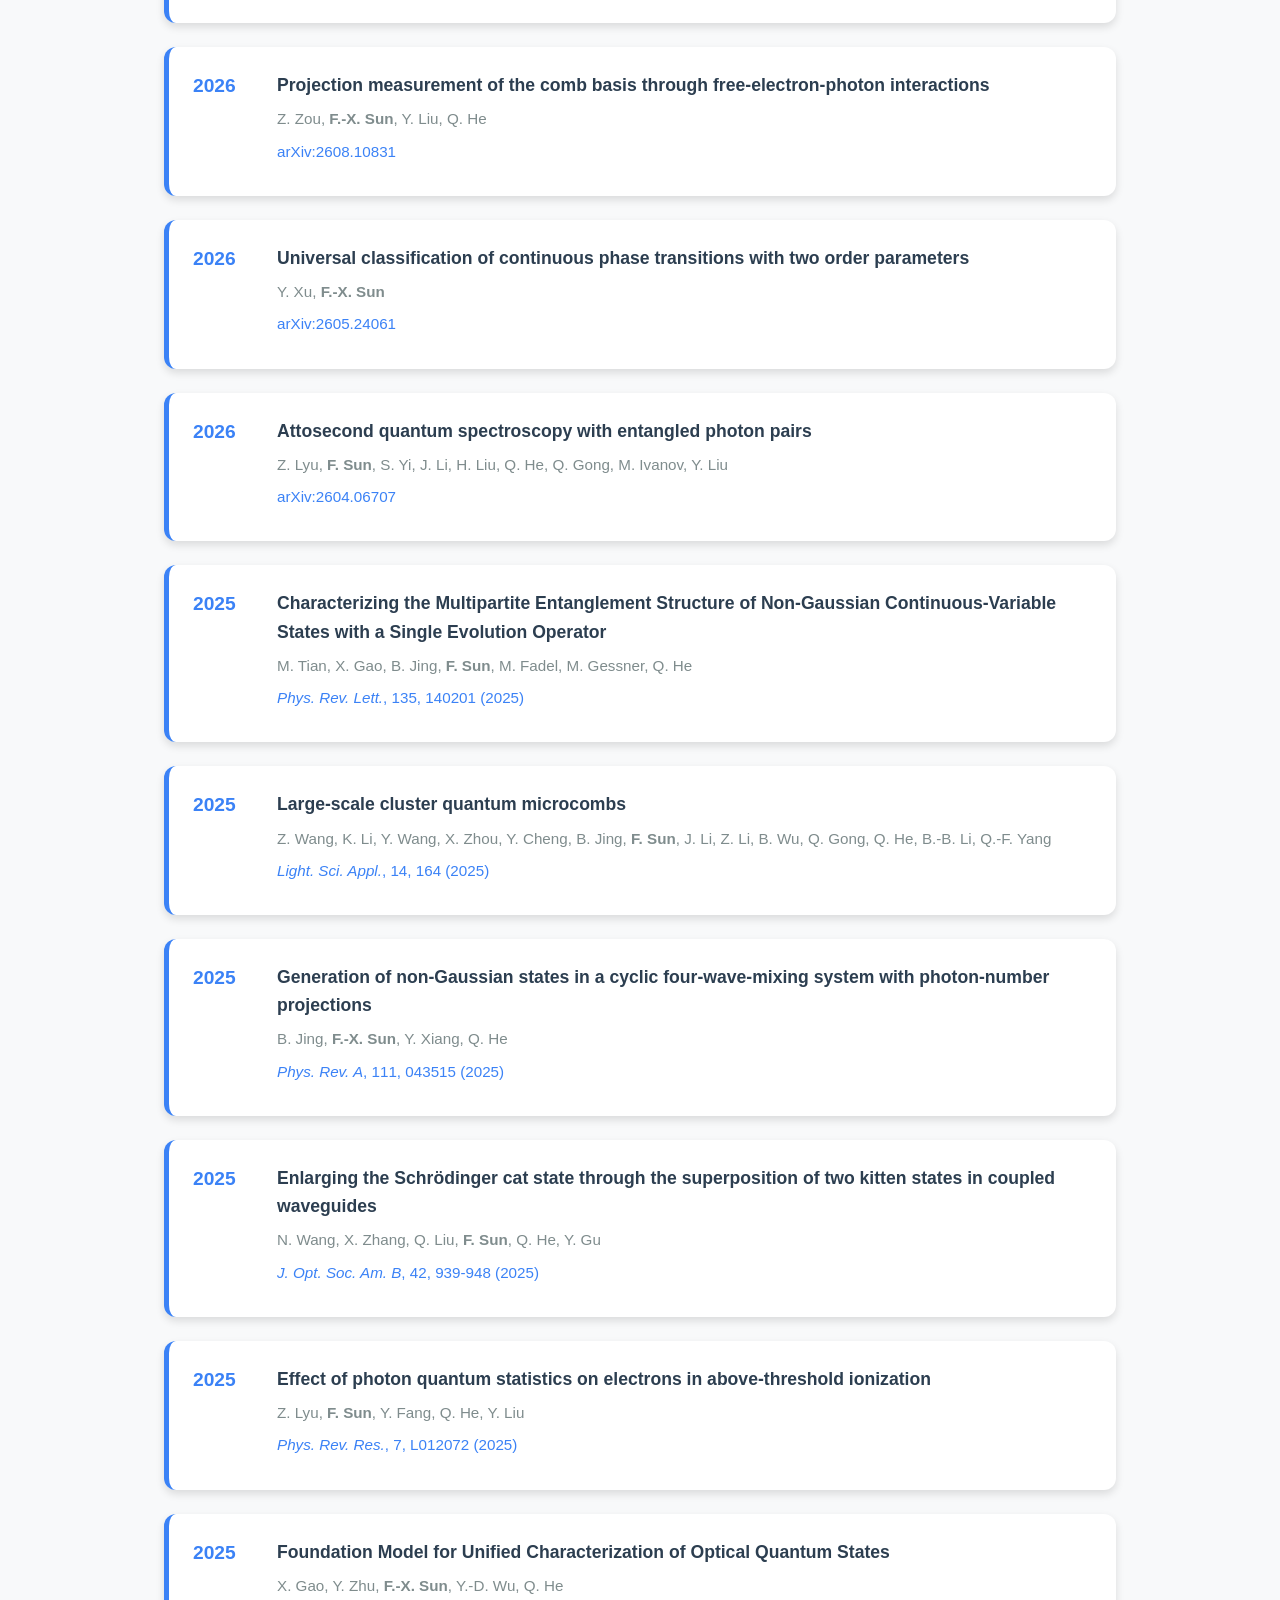
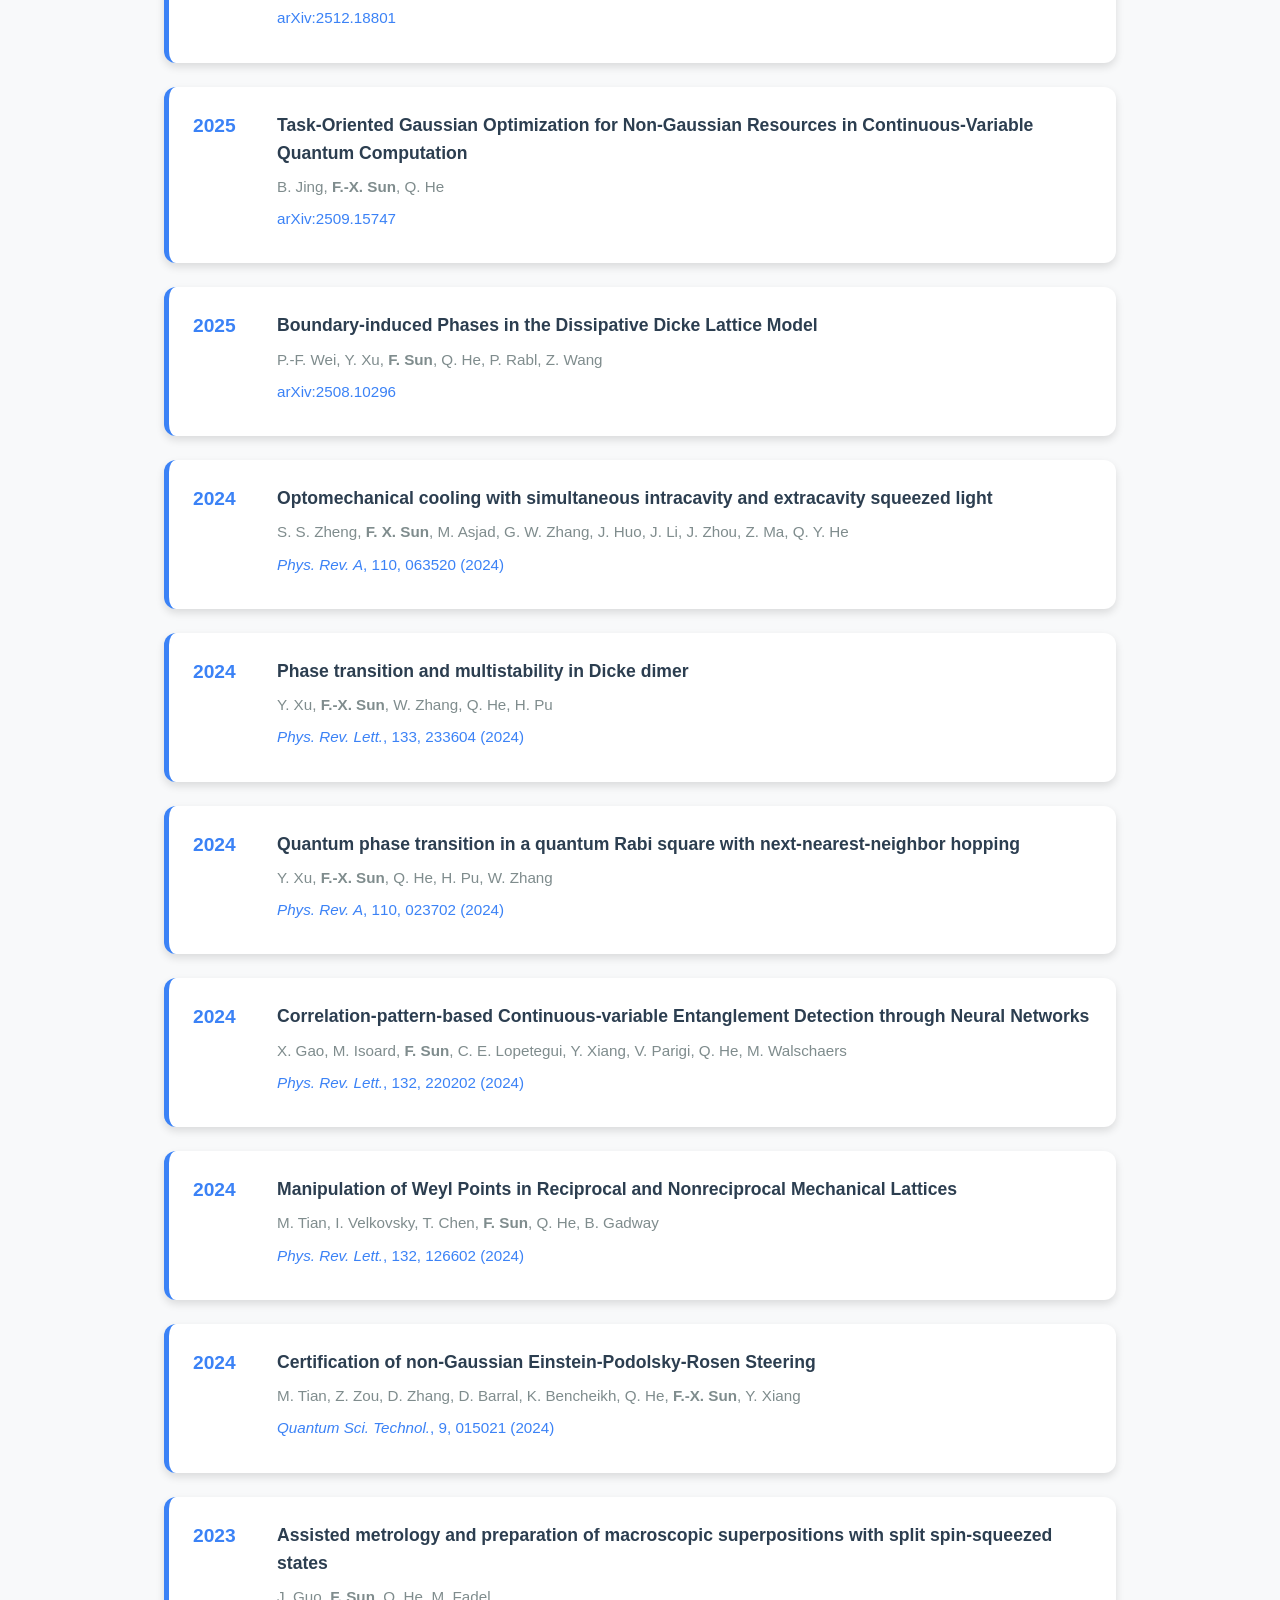
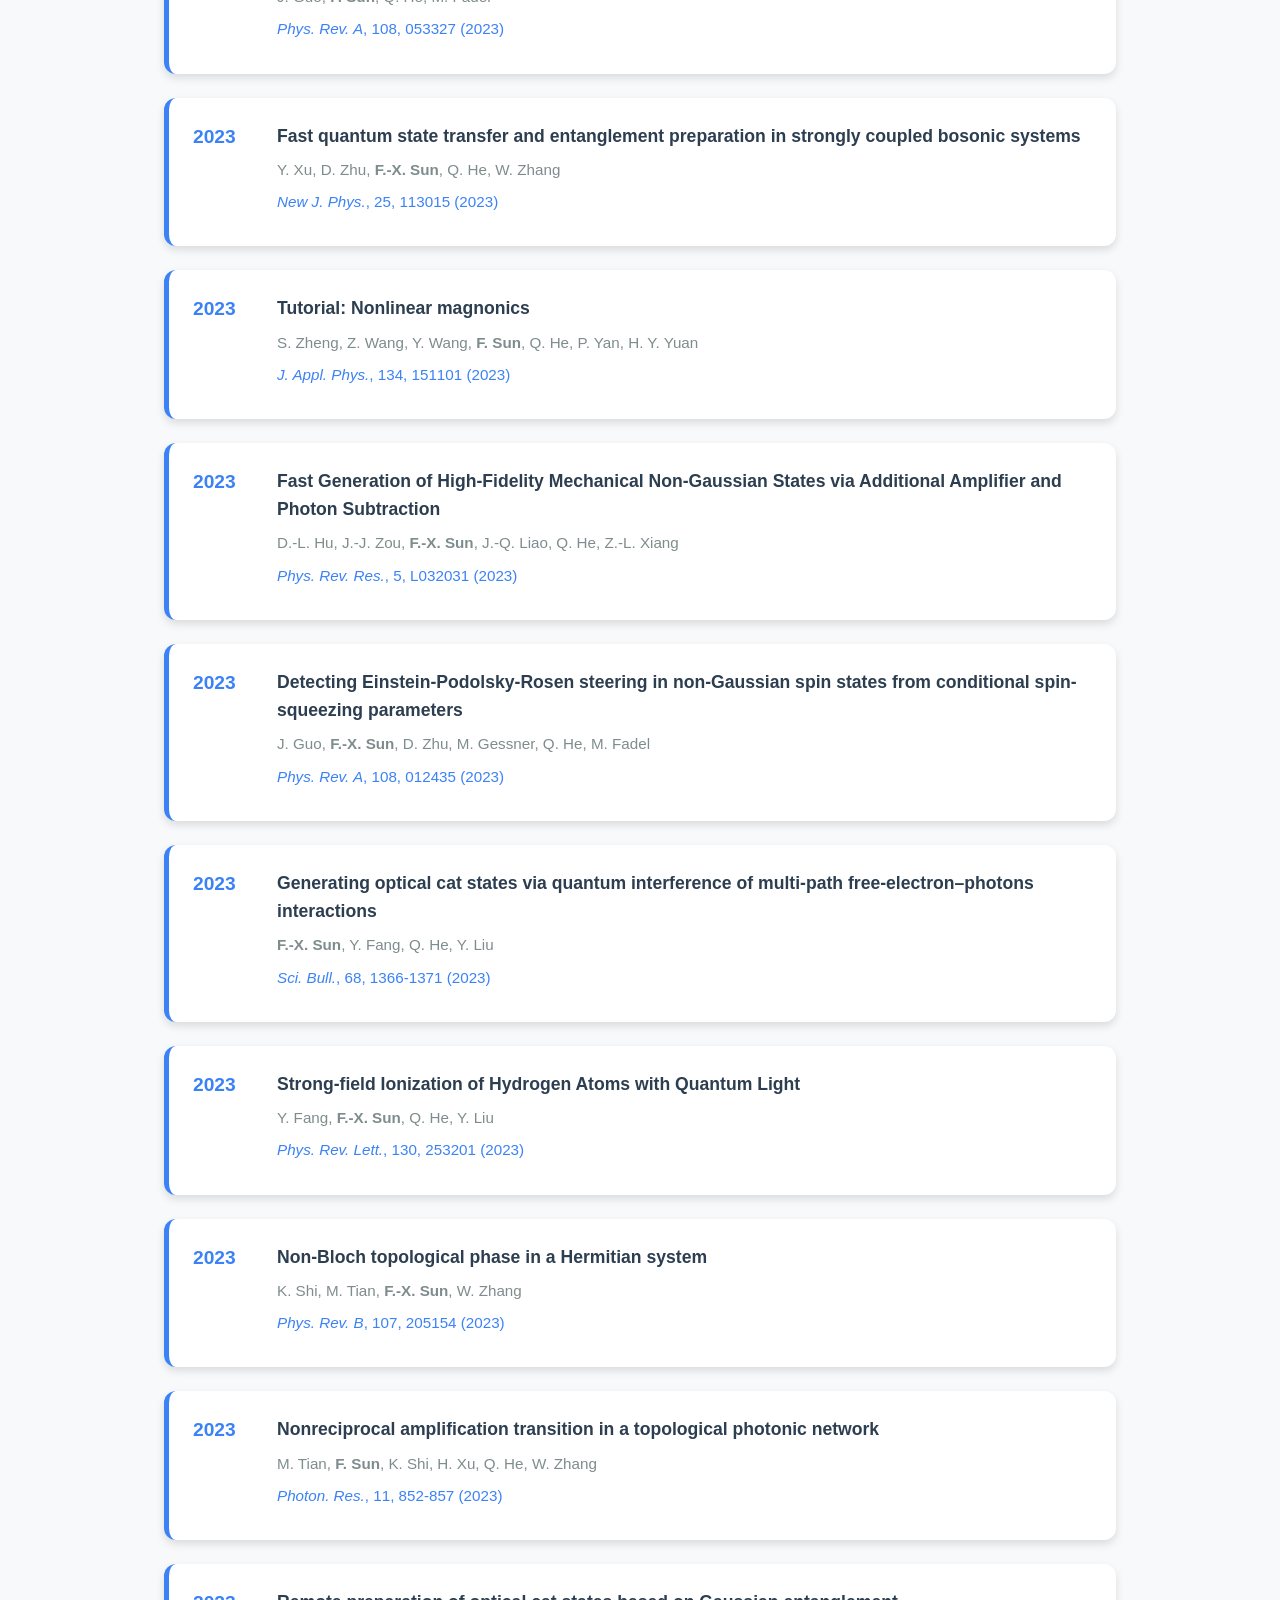
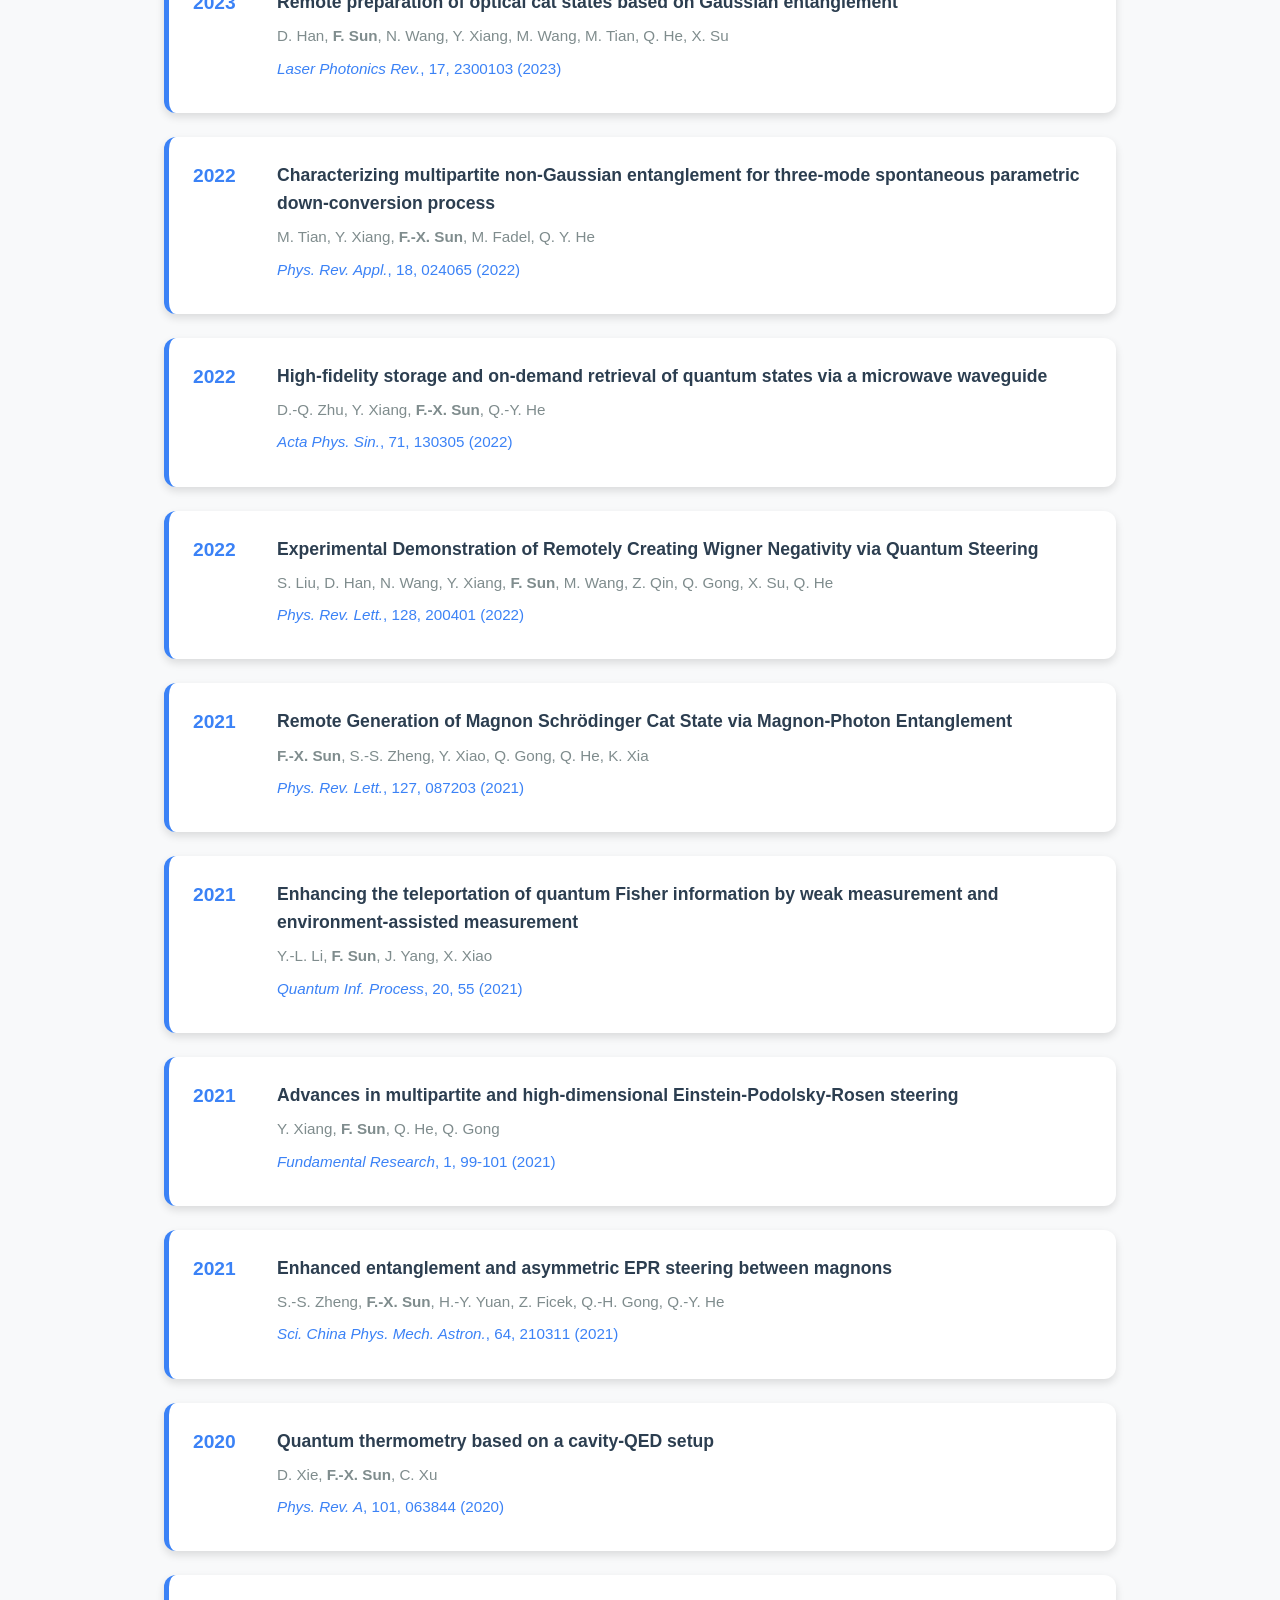
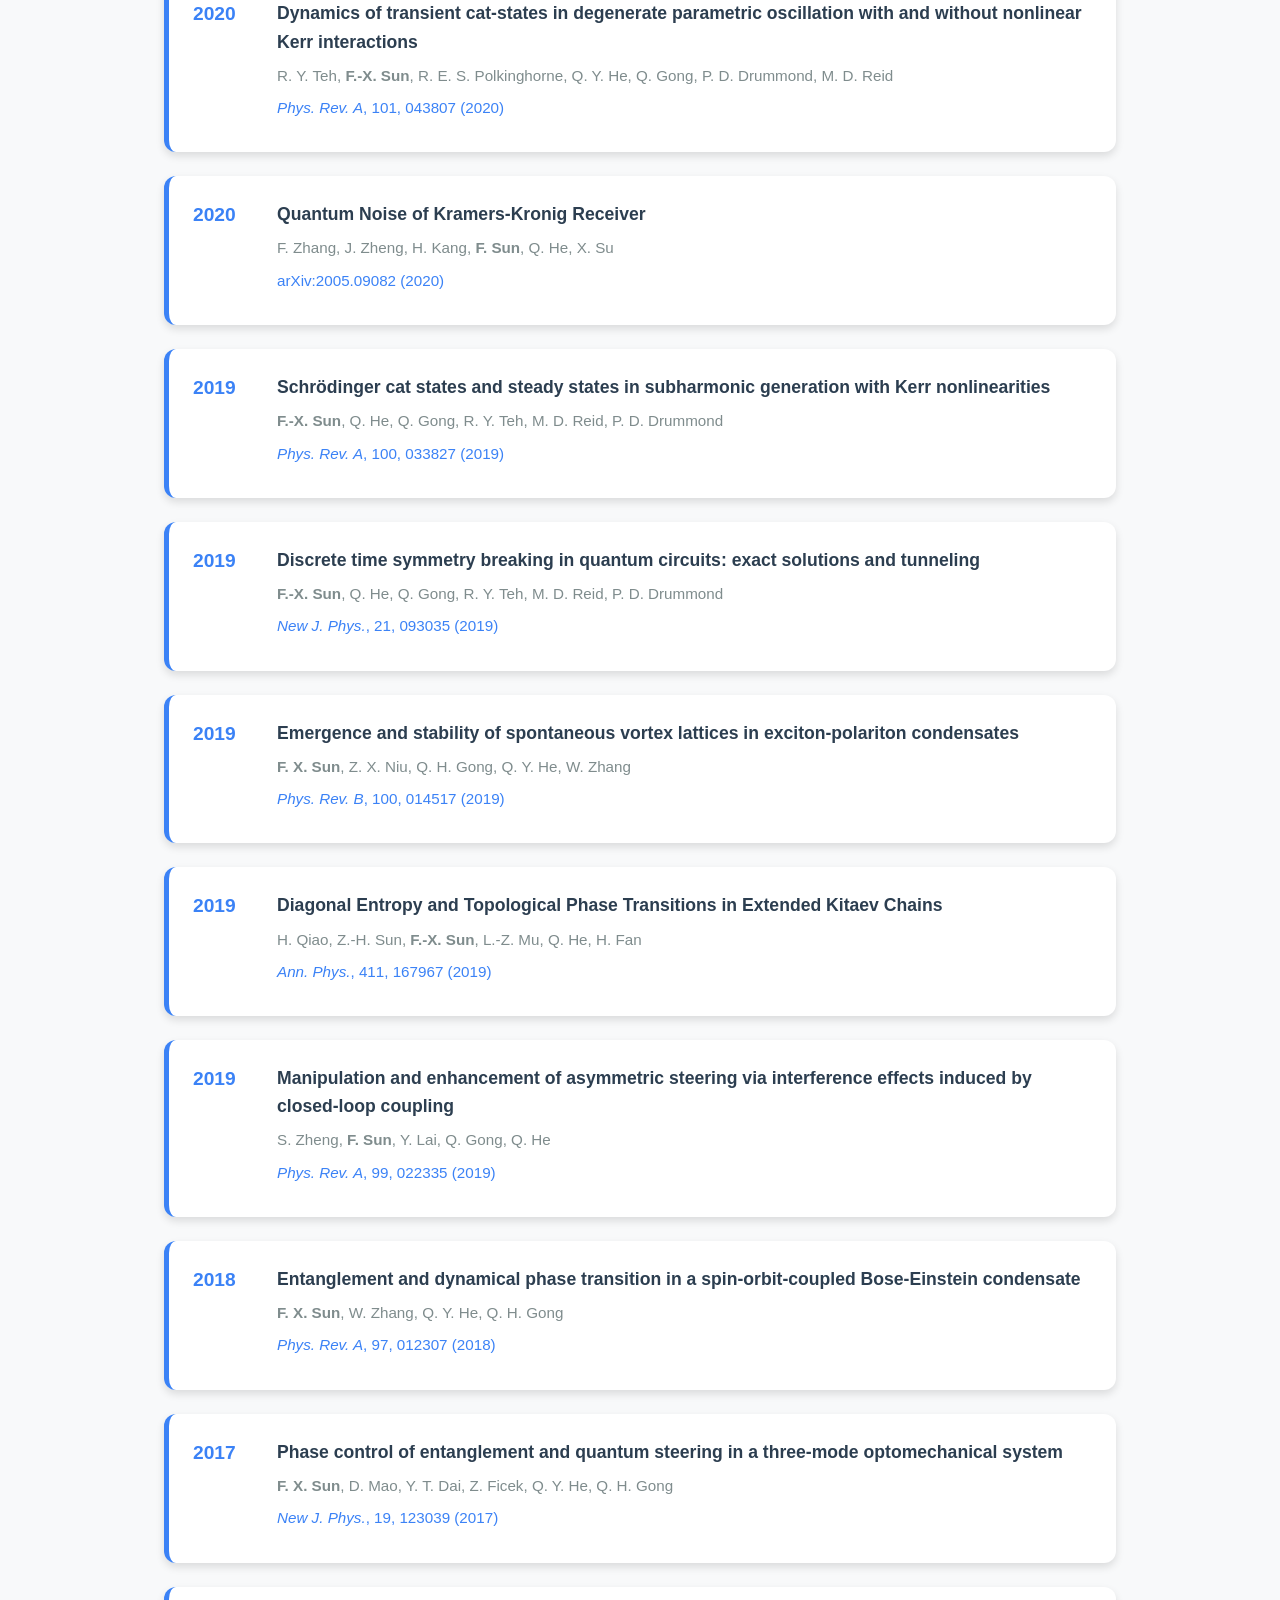
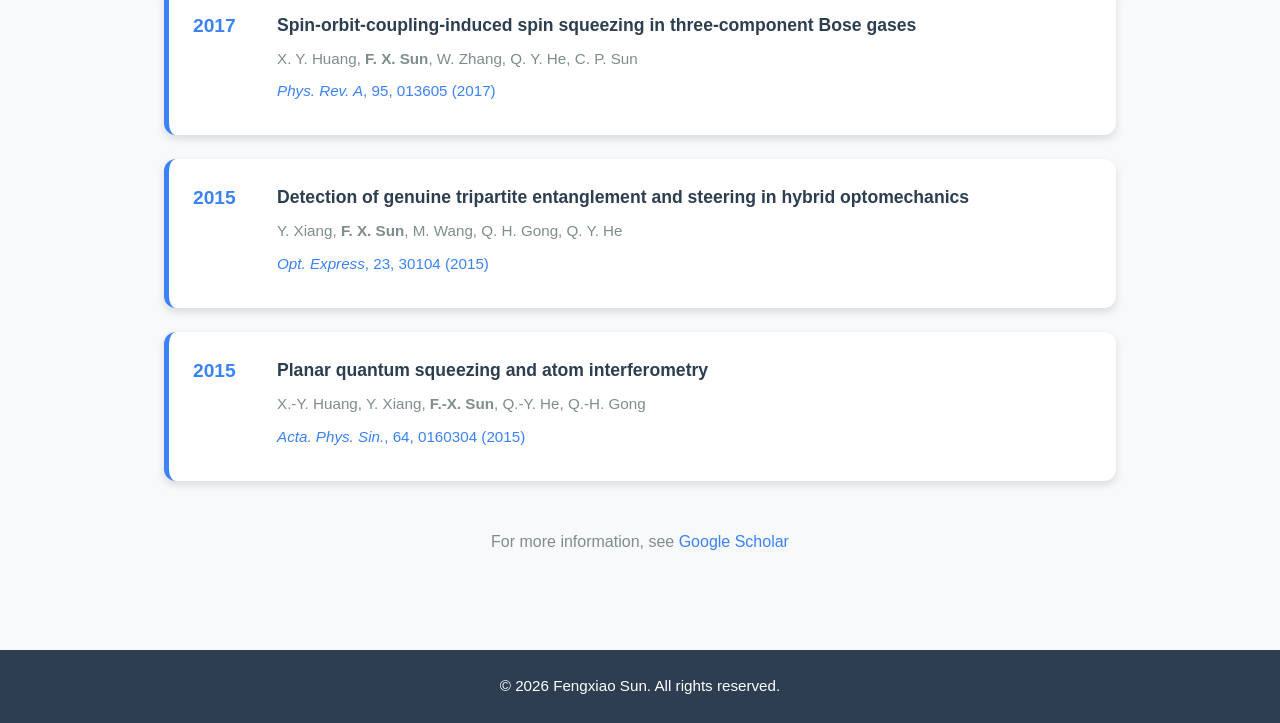
<file: publications-en.html>
<!DOCTYPE html>
<html lang="en">
<head>
    <meta charset="UTF-8">
    <meta name="viewport" content="width=device-width, initial-scale=1.0">
    <title>Publications - Fengxiao Sun</title>
    <link rel="stylesheet" href="style.css">
    <script src="navbar-en.js" defer></script>
</head>
<body>
    <!-- 导航栏 -->
    <nav class="navbar">
        <div class="navbar-container">
            <a href="index-en.html#profile-section" class="navbar-logo">孙风潇 | Fengxiao Sun</a>
            <ul class="nav-menu">
                <li class="nav-item"><a href="index-en.html" class="nav-link" data-nav-key="home">Home</a></li>
                <li class="nav-item"><a href="research-en.html" class="nav-link" data-nav-key="research">Research</a></li>
                <li class="nav-item"><a href="publications-en.html" class="nav-link" data-nav-key="publications">Publications</a></li>
                <li class="nav-item"><a href="contact-en.html" class="nav-link" data-nav-key="contact">Contact</a></li>
                <li class="nav-item nav-language-item"><a href="publications.html" class="nav-link">中</a></li>
            </ul>
        </div>
    </nav>

    <!-- 页面内容 -->
    <main class="main-content">
        <div class="container">
            <h1>Publications</h1>
            
            <div class="publication-stats">
                <div class="stat-card">
                    <h3>46</h3>
                    <p>SCI Papers</p>
                </div>
                <div class="stat-card">
                    <h3>1100+</h3>
                    <p>Citations</p>
                </div>
                <div class="stat-card">
                    <h3>18</h3>
                    <p>h-index</p>
                </div>
                <div class="stat-card">
                    <h3>26</h3>
                    <p>i10-index</p>
                </div>
            </div>
            <p class="stats-update-note">Statistics updated September 3, 2026</p>

            <h2>Publication List</h2>
            <div class="publication-list">

                <!-- 46 -->
                <div class="publication-item">
                    <div class="pub-year">2026</div>
                    <div class="pub-content">
                        <h4>Boundary-induced phases in the dissipative Dicke lattice model</h4>
                        <p class="pub-authors">P.-F. Wei, Y. Xu, <strong>F. Sun</strong>, Q. He, P. Rabl, Z. Wang</p>
                        <p class="pub-journal"><a href="https://journals.aps.org/pra/abstract/10.1103/59tm-9cmd" target="_blank" rel="noopener"><em>Phys. Rev. A</em>, 114, 023731 (2026)</a></p>
                    </div>
                </div>

                <!-- 45 -->
                <div class="publication-item">
                    <div class="pub-year">2026</div>
                    <div class="pub-content">
                        <h4>Classifying multipartite continuous-variable entanglement structures through data-augmented neural networks</h4>
                        <p class="pub-authors">X. Gao, M. Tian, <strong>F.-X. Sun</strong>, Y.-D. Wu, Y. Xiang, Q. He</p>
                        <p class="pub-journal"><a href="https://www.nature.com/articles/s42256-026-01284-y" target="_blank" rel="noopener"><em>Nat. Mach. Intell.</em>, 8, 1302–1311 (2026)</a></p>
                    </div>
                </div>

                <!-- 44 -->
                <div class="publication-item">
                    <div class="pub-year">2026</div>
                    <div class="pub-content">
                        <h4>Generation of Single-Mode and Multimode Bright Squeezed Vacuum above 10<sup>14</sup> Photons.</h4>
                        <p class="pub-authors">Z. Lyu, S. Du, J. Li, H. Liu, <strong>F. Sun</strong>, Q. He, M. Ciappina, Y. Liu</p>
                        <p class="pub-journal"><a href="https://spj.science.org/doi/10.34133/ultrafastscience.0175" target="_blank" rel="noopener"><em>Ultrafast Sci.</em>, 6, 0175 (2026)</a></p>
                    </div>
                </div>


                <!-- 43 -->
                <div class="publication-item">
                    <div class="pub-year">2026</div>
                    <div class="pub-content">
                        <h4>Certification of genuine multipartite high-dimensional quantum teleportation</h4>
                        <p class="pub-authors">N.-F. Gong, <strong>F.-X. Sun</strong>, T.-J. Wang</p>
                        <p class="pub-journal"><a href="https://journals.aps.org/pra/abstract/10.1103/mv3y-btlq" target="_blank" rel="noopener"><em>Phys. Rev. A</em>, 113, 042458 (2026)</a></p>
                    </div>
                </div>

                <!-- 42 -->
                <div class="publication-item">
                    <div class="pub-year">2026</div>
                    <div class="pub-content">
                        <h4>Tricritical phenomena induced by higher-order Fermi-surface nesting in a self-organized Fermi gas</h4>
                        <p class="pub-authors">Y. Xu, <strong>F.-X. Sun</strong>, Q. He</p>
                        <p class="pub-journal"><a href="https://journals.aps.org/pra/abstract/10.1103/vph8-186g" target="_blank" rel="noopener"><em>Phys. Rev. A</em>, 113, 023717 (2026)</a></p>
                    </div>
                </div>

                <!-- 41 -->
                <div class="publication-item">
                    <div class="pub-year">2026</div>
                    <div class="pub-content">
                        <h4>Detection of non-Gaussian quantum correlations through measurement-after-interaction protocols</h4>
                        <p class="pub-authors">J. Guo, <strong>F.-X. Sun</strong>, M. Fadel, Q. He</p>
                        <p class="pub-journal"><a href="https://journals.aps.org/pra/abstract/10.1103/b9d8-dgbf" target="_blank" rel="noopener"><em>Phys. Rev. A</em>, 113, 012409 (2026)</a></p>
                    </div>
                </div>

                <!-- 预发表 (2026) -->
                <div class="publication-item">
                    <div class="pub-year">2026</div>
                    <div class="pub-content">
                        <h4>Projection measurement of the comb basis through free-electron-photon interactions</h4>
                        <p class="pub-authors">Z. Zou, <strong>F.-X. Sun</strong>, Y. Liu, Q. He</p>
                        <p class="pub-journal"><a href="https://arxiv.org/abs/2608.10831" target="_blank" rel="noopener">arXiv:2608.10831</a></p>
                    </div>
                </div>

                <!-- 预发表 (2026) -->
                <div class="publication-item">
                    <div class="pub-year">2026</div>
                    <div class="pub-content">
                        <h4>Universal classification of continuous phase transitions with two order parameters</h4>
                        <p class="pub-authors">Y. Xu, <strong>F.-X. Sun</strong> </p>
                        <p class="pub-journal"><a href="https://arxiv.org/abs/2605.24061" target="_blank" rel="noopener">arXiv:2605.24061</a></p>
                    </div>
                </div>

                <!-- 预发表 (2026) -->
                <div class="publication-item">
                    <div class="pub-year">2026</div>
                    <div class="pub-content">
                        <h4>Attosecond quantum spectroscopy with entangled photon pairs</h4>
                        <p class="pub-authors">Z. Lyu, <strong>F. Sun</strong>, S. Yi, J. Li, H. Liu, Q. He, Q. Gong, M. Ivanov, Y. Liu</p>
                        <p class="pub-journal"><a href="https://arxiv.org/abs/2604.06707" target="_blank" rel="noopener">arXiv:2604.06707</a></p>
                    </div>
                </div>

                <!-- 40 -->
                <div class="publication-item">
                    <div class="pub-year">2025</div>
                    <div class="pub-content">
                        <h4>Characterizing the Multipartite Entanglement Structure of Non-Gaussian Continuous-Variable States with a Single Evolution Operator</h4>
                        <p class="pub-authors">M. Tian, X. Gao, B. Jing, <strong>F. Sun</strong>, M. Fadel, M. Gessner, Q. He</p>
                        <p class="pub-journal"><a href="https://journals.aps.org/prl/abstract/10.1103/21t1-dqn6" target="_blank" rel="noopener"><em>Phys. Rev. Lett.</em>, 135, 140201 (2025)</a></p>
                    </div>
                </div>

                <!-- 39 -->
                <div class="publication-item">
                    <div class="pub-year">2025</div>
                    <div class="pub-content">
                        <h4>Large-scale cluster quantum microcombs</h4>
                        <p class="pub-authors">Z. Wang, K. Li, Y. Wang, X. Zhou, Y. Cheng, B. Jing, <strong>F. Sun</strong>, J. Li, Z. Li, B. Wu, Q. Gong, Q. He, B.-B. Li, Q.-F. Yang</p>
                        <p class="pub-journal"><a href="https://doi.org/10.1038/s41377-025-01812-2" target="_blank" rel="noopener"><em>Light. Sci. Appl.</em>, 14, 164 (2025)</a></p>
                    </div>
                </div>

                <!-- 38 -->
                <div class="publication-item">
                    <div class="pub-year">2025</div>
                    <div class="pub-content">
                        <h4>Generation of non-Gaussian states in a cyclic four-wave-mixing system with photon-number projections</h4>
                        <p class="pub-authors">B. Jing, <strong>F.-X. Sun</strong>, Y. Xiang, Q. He</p>
                        <p class="pub-journal"><a href="https://journals.aps.org/pra/abstract/10.1103/PhysRevA.111.043515" target="_blank" rel="noopener"><em>Phys. Rev. A</em>, 111, 043515 (2025)</a></p>
                    </div>
                </div>

                <!-- 37 -->
                <div class="publication-item">
                    <div class="pub-year">2025</div>
                    <div class="pub-content">
                        <h4>Enlarging the Schr&ouml;dinger cat state through the superposition of two kitten states in coupled waveguides</h4>
                        <p class="pub-authors">N. Wang, X. Zhang, Q. Liu, <strong>F. Sun</strong>, Q. He, Y. Gu</p>
                        <p class="pub-journal"><a href="https://doi.org/10.1364/JOSAB.554233" target="_blank" rel="noopener"><em>J. Opt. Soc. Am. B</em>, 42, 939-948 (2025)</a></p>
                    </div>
                </div>

                <!-- 36 -->
                <div class="publication-item">
                    <div class="pub-year">2025</div>
                    <div class="pub-content">
                        <h4>Effect of photon quantum statistics on electrons in above-threshold ionization</h4>
                        <p class="pub-authors">Z. Lyu, <strong>F. Sun</strong>, Y. Fang, Q. He, Y. Liu</p>
                        <p class="pub-journal"><a href="https://doi.org/10.1103/PhysRevResearch.7.L012072" target="_blank" rel="noopener"><em>Phys. Rev. Res.</em>, 7, L012072 (2025)</a></p>
                    </div>
                </div>

                <!-- 预发表 (2025) -->
                <div class="publication-item">
                    <div class="pub-year">2025</div>
                    <div class="pub-content">
                        <h4>Foundation Model for Unified Characterization of Optical Quantum States</h4>
                        <p class="pub-authors">X. Gao, Y. Zhu, <strong>F.-X. Sun</strong>, Y.-D. Wu, Q. He</p>
                        <p class="pub-journal"><a href="https://arxiv.org/abs/2512.18801" target="_blank" rel="noopener">arXiv:2512.18801</a></p>
                    </div>
                </div>

                <div class="publication-item">
                    <div class="pub-year">2025</div>
                    <div class="pub-content">
                        <h4>Task-Oriented Gaussian Optimization for Non-Gaussian Resources in Continuous-Variable Quantum Computation</h4>
                        <p class="pub-authors">B. Jing, <strong>F.-X. Sun</strong>, Q. He</p>
                        <p class="pub-journal"><a href="https://arxiv.org/abs/2509.15747" target="_blank" rel="noopener">arXiv:2509.15747</a></p>
                    </div>
                </div>

                <div class="publication-item">
                    <div class="pub-year">2025</div>
                    <div class="pub-content">
                        <h4>Boundary-induced Phases in the Dissipative Dicke Lattice Model</h4>
                        <p class="pub-authors">P.-F. Wei, Y. Xu, <strong>F. Sun</strong>, Q. He, P. Rabl, Z. Wang</p>
                        <p class="pub-journal"><a href="https://arxiv.org/abs/2508.10296" target="_blank" rel="noopener">arXiv:2508.10296</a></p>
                    </div>
                </div>

                <!-- 35 -->
                <div class="publication-item">
                    <div class="pub-year">2024</div>
                    <div class="pub-content">
                        <h4>Optomechanical cooling with simultaneous intracavity and extracavity squeezed light</h4>
                        <p class="pub-authors">S. S. Zheng, <strong>F. X. Sun</strong>, M. Asjad, G. W. Zhang, J. Huo, J. Li, J. Zhou, Z. Ma, Q. Y. He</p>
                        <p class="pub-journal"><a href="https://doi.org/10.1103/PhysRevA.110.063520" target="_blank" rel="noopener"><em>Phys. Rev. A</em>, 110, 063520 (2024)</a></p>
                    </div>
                </div>

                <!-- 34 -->
                <div class="publication-item">
                    <div class="pub-year">2024</div>
                    <div class="pub-content">
                        <h4>Phase transition and multistability in Dicke dimer</h4>
                        <p class="pub-authors">Y. Xu, <strong>F.-X. Sun</strong>, W. Zhang, Q. He, H. Pu</p>
                        <p class="pub-journal"><a href="https://doi.org/10.1103/PhysRevLett.133.233604" target="_blank" rel="noopener"><em>Phys. Rev. Lett.</em>, 133, 233604 (2024)</a></p>
                    </div>
                </div>

                <!-- 33 -->
                <div class="publication-item">
                    <div class="pub-year">2024</div>
                    <div class="pub-content">
                        <h4>Quantum phase transition in a quantum Rabi square with next-nearest-neighbor hopping</h4>
                        <p class="pub-authors">Y. Xu, <strong>F.-X. Sun</strong>, Q. He, H. Pu, W. Zhang</p>
                        <p class="pub-journal"><a href="https://journals.aps.org/pra/abstract/10.1103/PhysRevA.110.023702" target="_blank" rel="noopener"><em>Phys. Rev. A</em>, 110, 023702 (2024)</a></p>
                    </div>
                </div>

                <!-- 32 -->
                <div class="publication-item">
                    <div class="pub-year">2024</div>
                    <div class="pub-content">
                        <h4>Correlation-pattern-based Continuous-variable Entanglement Detection through Neural Networks</h4>
                        <p class="pub-authors">X. Gao, M. Isoard, <strong>F. Sun</strong>, C. E. Lopetegui, Y. Xiang, V. Parigi, Q. He, M. Walschaers</p>
                        <p class="pub-journal"><a href="https://doi.org/10.1103/PhysRevLett.132.220202" target="_blank" rel="noopener"><em>Phys. Rev. Lett.</em>, 132, 220202 (2024)</a></p>
                    </div>
                </div>

                <!-- 31 -->
                <div class="publication-item">
                    <div class="pub-year">2024</div>
                    <div class="pub-content">
                        <h4>Manipulation of Weyl Points in Reciprocal and Nonreciprocal Mechanical Lattices</h4>
                        <p class="pub-authors">M. Tian, I. Velkovsky, T. Chen, <strong>F. Sun</strong>, Q. He, B. Gadway</p>
                        <p class="pub-journal"><a href="https://doi.org/10.1103/PhysRevLett.132.126602" target="_blank" rel="noopener"><em>Phys. Rev. Lett.</em>, 132, 126602 (2024)</a></p>
                    </div>
                </div>

                <!-- 30 -->
                <div class="publication-item">
                    <div class="pub-year">2024</div>
                    <div class="pub-content">
                        <h4>Certification of non-Gaussian Einstein-Podolsky-Rosen Steering</h4>
                        <p class="pub-authors">M. Tian, Z. Zou, D. Zhang, D. Barral, K. Bencheikh, Q. He, <strong>F.-X. Sun</strong>, Y. Xiang</p>
                        <p class="pub-journal"><a href="https://iopscience.iop.org/article/10.1088/2058-9565/ad124b" target="_blank" rel="noopener"><em>Quantum Sci. Technol.</em>, 9, 015021 (2024)</a></p>
                    </div>
                </div>

                <!-- 29 -->
                <div class="publication-item">
                    <div class="pub-year">2023</div>
                    <div class="pub-content">
                        <h4>Assisted metrology and preparation of macroscopic superpositions with split spin-squeezed states</h4>
                        <p class="pub-authors">J. Guo, <strong>F. Sun</strong>, Q. He, M. Fadel</p>
                        <p class="pub-journal"><a href="https://doi.org/10.1103/PhysRevA.108.053327" target="_blank" rel="noopener"><em>Phys. Rev. A</em>, 108, 053327 (2023)</a></p>
                    </div>
                </div>

                <!-- 28 -->
                <div class="publication-item">
                    <div class="pub-year">2023</div>
                    <div class="pub-content">
                        <h4>Fast quantum state transfer and entanglement preparation in strongly coupled bosonic systems</h4>
                        <p class="pub-authors">Y. Xu, D. Zhu, <strong>F.-X. Sun</strong>, Q. He, W. Zhang</p>
                        <p class="pub-journal"><a href="https://iopscience.iop.org/article/10.1088/1367-2630/ad08f2/meta" target="_blank" rel="noopener"><em>New J. Phys.</em>, 25, 113015 (2023)</a></p>
                    </div>
                </div>

                <!-- 27 -->
                <div class="publication-item">
                    <div class="pub-year">2023</div>
                    <div class="pub-content">
                        <h4>Tutorial: Nonlinear magnonics</h4>
                        <p class="pub-authors">S. Zheng, Z. Wang, Y. Wang, <strong>F. Sun</strong>, Q. He, P. Yan, H. Y. Yuan</p>
                        <p class="pub-journal"><a href="https://doi.org/10.1063/5.0152543" target="_blank" rel="noopener"><em>J. Appl. Phys.</em>, 134, 151101 (2023)</a></p>
                    </div>
                </div>

                <!-- 26 -->
                <div class="publication-item">
                    <div class="pub-year">2023</div>
                    <div class="pub-content">
                        <h4>Fast Generation of High-Fidelity Mechanical Non-Gaussian States via Additional Amplifier and Photon Subtraction</h4>
                        <p class="pub-authors">D.-L. Hu, J.-J. Zou, <strong>F.-X. Sun</strong>, J.-Q. Liao, Q. He, Z.-L. Xiang</p>
                        <p class="pub-journal"><a href="https://journals.aps.org/prresearch/abstract/10.1103/PhysRevResearch.5.L032031" target="_blank" rel="noopener"><em>Phys. Rev. Res.</em>, 5, L032031 (2023)</a></p>
                    </div>
                </div>

                <!-- 25 -->
                <div class="publication-item">
                    <div class="pub-year">2023</div>
                    <div class="pub-content">
                        <h4>Detecting Einstein-Podolsky-Rosen steering in non-Gaussian spin states from conditional spin-squeezing parameters</h4>
                        <p class="pub-authors">J. Guo, <strong>F.-X. Sun</strong>, D. Zhu, M. Gessner, Q. He, M. Fadel</p>
                        <p class="pub-journal"><a href="https://doi.org/10.1103/PhysRevA.108.012435" target="_blank" rel="noopener"><em>Phys. Rev. A</em>, 108, 012435 (2023)</a></p>
                    </div>
                </div>

                <!-- 24 -->
                <div class="publication-item">
                    <div class="pub-year">2023</div>
                    <div class="pub-content">
                        <h4>Generating optical cat states via quantum interference of multi-path free-electron&ndash;photons interactions</h4>
                        <p class="pub-authors"><strong>F.-X. Sun</strong>, Y. Fang, Q. He, Y. Liu</p>
                        <p class="pub-journal"><a href="https://doi.org/10.1016/j.scib.2023.06.006" target="_blank" rel="noopener"><em>Sci. Bull.</em>, 68, 1366-1371 (2023)</a></p>
                    </div>
                </div>

                <!-- 23 -->
                <div class="publication-item">
                    <div class="pub-year">2023</div>
                    <div class="pub-content">
                        <h4>Strong-field Ionization of Hydrogen Atoms with Quantum Light</h4>
                        <p class="pub-authors">Y. Fang, <strong>F.-X. Sun</strong>, Q. He, Y. Liu</p>
                        <p class="pub-journal"><a href="https://doi.org/10.1103/PhysRevLett.130.253201" target="_blank" rel="noopener"><em>Phys. Rev. Lett.</em>, 130, 253201 (2023)</a></p>
                    </div>
                </div>

                <!-- 22 -->
                <div class="publication-item">
                    <div class="pub-year">2023</div>
                    <div class="pub-content">
                        <h4>Non-Bloch topological phase in a Hermitian system</h4>
                        <p class="pub-authors">K. Shi, M. Tian, <strong>F.-X. Sun</strong>, W. Zhang</p>
                        <p class="pub-journal"><a href="https://doi.org/10.1103/PhysRevB.107.205154" target="_blank" rel="noopener"><em>Phys. Rev. B</em>, 107, 205154 (2023)</a></p>
                    </div>
                </div>

                <!-- 21 -->
                <div class="publication-item">
                    <div class="pub-year">2023</div>
                    <div class="pub-content">
                        <h4>Nonreciprocal amplification transition in a topological photonic network</h4>
                        <p class="pub-authors">M. Tian, <strong>F. Sun</strong>, K. Shi, H. Xu, Q. He, W. Zhang</p>
                        <p class="pub-journal"><a href="https://doi.org/10.1364/PRJ.485595" target="_blank" rel="noopener"><em>Photon. Res.</em>, 11, 852-857 (2023)</a></p>
                    </div>
                </div>

                <!-- 20 -->
                <div class="publication-item">
                    <div class="pub-year">2023</div>
                    <div class="pub-content">
                        <h4>Remote preparation of optical cat states based on Gaussian entanglement</h4>
                        <p class="pub-authors">D. Han, <strong>F. Sun</strong>, N. Wang, Y. Xiang, M. Wang, M. Tian, Q. He, X. Su</p>
                        <p class="pub-journal"><a href="https://doi.org/10.1002/lpor.202300103" target="_blank" rel="noopener"><em>Laser Photonics Rev.</em>, 17, 2300103 (2023)</a></p>
                    </div>
                </div>

                <!-- 19 -->
                <div class="publication-item">
                    <div class="pub-year">2022</div>
                    <div class="pub-content">
                        <h4>Characterizing multipartite non-Gaussian entanglement for three-mode spontaneous parametric down-conversion process</h4>
                        <p class="pub-authors">M. Tian, Y. Xiang, <strong>F.-X. Sun</strong>, M. Fadel, Q. Y. He</p>
                        <p class="pub-journal"><a href="https://doi.org/10.1103/PhysRevApplied.18.024065" target="_blank" rel="noopener"><em>Phys. Rev. Appl.</em>, 18, 024065 (2022)</a></p>
                    </div>
                </div>

                <!-- 18 -->
                <div class="publication-item">
                    <div class="pub-year">2022</div>
                    <div class="pub-content">
                        <h4>High-fidelity storage and on-demand retrieval of quantum states via a microwave waveguide</h4>
                        <p class="pub-authors">D.-Q. Zhu, Y. Xiang, <strong>F.-X. Sun</strong>, Q.-Y. He</p>
                        <p class="pub-journal"><a href="https://wulixb.iphy.ac.cn/cn/article/doi/10.7498/aps.71.20220477" target="_blank" rel="noopener"><em>Acta Phys. Sin.</em>, 71, 130305 (2022)</a></p>
                    </div>
                </div>

                <!-- 17 -->
                <div class="publication-item">
                    <div class="pub-year">2022</div>
                    <div class="pub-content">
                        <h4>Experimental Demonstration of Remotely Creating Wigner Negativity via Quantum Steering</h4>
                        <p class="pub-authors">S. Liu, D. Han, N. Wang, Y. Xiang, <strong>F. Sun</strong>, M. Wang, Z. Qin, Q. Gong, X. Su, Q. He</p>
                        <p class="pub-journal"><a href="https://doi.org/10.1103/PhysRevLett.128.200401" target="_blank" rel="noopener"><em>Phys. Rev. Lett.</em>, 128, 200401 (2022)</a></p>
                    </div>
                </div>

                <!-- 16 -->
                <div class="publication-item">
                    <div class="pub-year">2021</div>
                    <div class="pub-content">
                        <h4>Remote Generation of Magnon Schr&ouml;dinger Cat State via Magnon-Photon Entanglement</h4>
                        <p class="pub-authors"><strong>F.-X. Sun</strong>, S.-S. Zheng, Y. Xiao, Q. Gong, Q. He, K. Xia</p>
                        <p class="pub-journal"><a href="https://doi.org/10.1103/PhysRevLett.127.087203" target="_blank" rel="noopener"><em>Phys. Rev. Lett.</em>, 127, 087203 (2021)</a></p>
                    </div>
                </div>

                <!-- 15 -->
                <div class="publication-item">
                    <div class="pub-year">2021</div>
                    <div class="pub-content">
                        <h4>Enhancing the teleportation of quantum Fisher information by weak measurement and environment-assisted measurement</h4>
                        <p class="pub-authors">Y.-L. Li, <strong>F. Sun</strong>, J. Yang, X. Xiao</p>
                        <p class="pub-journal"><a href="https://doi.org/10.1007/s11128-021-02998-1" target="_blank" rel="noopener"><em>Quantum Inf. Process</em>, 20, 55 (2021)</a></p>
                    </div>
                </div>

                <!-- 14 -->
                <div class="publication-item">
                    <div class="pub-year">2021</div>
                    <div class="pub-content">
                        <h4>Advances in multipartite and high-dimensional Einstein-Podolsky-Rosen steering</h4>
                        <p class="pub-authors">Y. Xiang, <strong>F. Sun</strong>, Q. He, Q. Gong</p>
                        <p class="pub-journal"><a href="https://doi.org/10.1016/j.fmre.2020.12.003" target="_blank" rel="noopener"><em>Fundamental Research</em>, 1, 99-101 (2021)</a></p>
                    </div>
                </div>

                <!-- 13 -->
                <div class="publication-item">
                    <div class="pub-year">2021</div>
                    <div class="pub-content">
                        <h4>Enhanced entanglement and asymmetric EPR steering between magnons</h4>
                        <p class="pub-authors">S.-S. Zheng, <strong>F.-X. Sun</strong>, H.-Y. Yuan, Z. Ficek, Q.-H. Gong, Q.-Y. He</p>
                        <p class="pub-journal"><a href="https://doi.org/10.1007/s11433-020-1587-5" target="_blank" rel="noopener"><em>Sci. China Phys. Mech. Astron.</em>, 64, 210311 (2021)</a></p>
                    </div>
                </div>

                <!-- 12 -->
                <div class="publication-item">
                    <div class="pub-year">2020</div>
                    <div class="pub-content">
                        <h4>Quantum thermometry based on a cavity-QED setup</h4>
                        <p class="pub-authors">D. Xie, <strong>F.-X. Sun</strong>, C. Xu</p>
                        <p class="pub-journal"><a href="https://doi.org/10.1103/PhysRevA.101.063844" target="_blank" rel="noopener"><em>Phys. Rev. A</em>, 101, 063844 (2020)</a></p>
                    </div>
                </div>

                <!-- 11 -->
                <div class="publication-item">
                    <div class="pub-year">2020</div>
                    <div class="pub-content">
                        <h4>Dynamics of transient cat-states in degenerate parametric oscillation with and without nonlinear Kerr interactions</h4>
                        <p class="pub-authors">R. Y. Teh, <strong>F.-X. Sun</strong>, R. E. S. Polkinghorne, Q. Y. He, Q. Gong, P. D. Drummond, M. D. Reid</p>
                        <p class="pub-journal"><a href="https://doi.org/10.1103/PhysRevA.101.043807" target="_blank" rel="noopener"><em>Phys. Rev. A</em>, 101, 043807 (2020)</a></p>
                    </div>
                </div>

                <!-- 预发表 (2020) -->
                <div class="publication-item">
                    <div class="pub-year">2020</div>
                    <div class="pub-content">
                        <h4>Quantum Noise of Kramers-Kronig Receiver</h4>
                        <p class="pub-authors">F. Zhang, J. Zheng, H. Kang, <strong>F. Sun</strong>, Q. He, X. Su</p>
                        <p class="pub-journal"><a href="https://arxiv.org/abs/2005.09082" target="_blank" rel="noopener">arXiv:2005.09082 (2020)</a></p>
                    </div>
                </div>

                <!-- 10 -->
                <div class="publication-item">
                    <div class="pub-year">2019</div>
                    <div class="pub-content">
                        <h4>Schr&ouml;dinger cat states and steady states in subharmonic generation with Kerr nonlinearities</h4>
                        <p class="pub-authors"><strong>F.-X. Sun</strong>, Q. He, Q. Gong, R. Y. Teh, M. D. Reid, P. D. Drummond</p>
                        <p class="pub-journal"><a href="https://doi.org/10.1103/PhysRevA.100.033827" target="_blank" rel="noopener"><em>Phys. Rev. A</em>, 100, 033827 (2019)</a></p>
                    </div>
                </div>

                <!-- 9 -->
                <div class="publication-item">
                    <div class="pub-year">2019</div>
                    <div class="pub-content">
                        <h4>Discrete time symmetry breaking in quantum circuits: exact solutions and tunneling</h4>
                        <p class="pub-authors"><strong>F.-X. Sun</strong>, Q. He, Q. Gong, R. Y. Teh, M. D. Reid, P. D. Drummond</p>
                        <p class="pub-journal"><a href="https://doi.org/10.1088/1367-2630/ab3f5e" target="_blank" rel="noopener"><em>New J. Phys.</em>, 21, 093035 (2019)</a></p>
                    </div>
                </div>

                <!-- 8 -->
                <div class="publication-item">
                    <div class="pub-year">2019</div>
                    <div class="pub-content">
                        <h4>Emergence and stability of spontaneous vortex lattices in exciton-polariton condensates</h4>
                        <p class="pub-authors"><strong>F. X. Sun</strong>, Z. X. Niu, Q. H. Gong, Q. Y. He, W. Zhang</p>
                        <p class="pub-journal"><a href="https://doi.org/10.1103/PhysRevB.100.014517" target="_blank" rel="noopener"><em>Phys. Rev. B</em>, 100, 014517 (2019)</a></p>
                    </div>
                </div>

                <!-- 7 -->
                <div class="publication-item">
                    <div class="pub-year">2019</div>
                    <div class="pub-content">
                        <h4>Diagonal Entropy and Topological Phase Transitions in Extended Kitaev Chains</h4>
                        <p class="pub-authors">H. Qiao, Z.-H. Sun, <strong>F.-X. Sun</strong>, L.-Z. Mu, Q. He, H. Fan</p>
                        <p class="pub-journal"><a href="https://doi.org/10.1016/j.aop.2019.167967" target="_blank" rel="noopener"><em>Ann. Phys.</em>, 411, 167967 (2019)</a></p>
                    </div>
                </div>

                <!-- 6 -->
                <div class="publication-item">
                    <div class="pub-year">2019</div>
                    <div class="pub-content">
                        <h4>Manipulation and enhancement of asymmetric steering via interference effects induced by closed-loop coupling</h4>
                        <p class="pub-authors">S. Zheng, <strong>F. Sun</strong>, Y. Lai, Q. Gong, Q. He</p>
                        <p class="pub-journal"><a href="https://doi.org/10.1103/PhysRevA.99.022335" target="_blank" rel="noopener"><em>Phys. Rev. A</em>, 99, 022335 (2019)</a></p>
                    </div>
                </div>

                <!-- 5 -->
                <div class="publication-item">
                    <div class="pub-year">2018</div>
                    <div class="pub-content">
                        <h4>Entanglement and dynamical phase transition in a spin-orbit-coupled Bose-Einstein condensate</h4>
                        <p class="pub-authors"><strong>F. X. Sun</strong>, W. Zhang, Q. Y. He, Q. H. Gong</p>
                        <p class="pub-journal"><a href="https://doi.org/10.1103/PhysRevA.97.012307" target="_blank" rel="noopener"><em>Phys. Rev. A</em>, 97, 012307 (2018)</a></p>
                    </div>
                </div>

                <!-- 4 -->
                <div class="publication-item">
                    <div class="pub-year">2017</div>
                    <div class="pub-content">
                        <h4>Phase control of entanglement and quantum steering in a three-mode optomechanical system</h4>
                        <p class="pub-authors"><strong>F. X. Sun</strong>, D. Mao, Y. T. Dai, Z. Ficek, Q. Y. He, Q. H. Gong</p>
                        <p class="pub-journal"><a href="https://iopscience.iop.org/article/10.1088/1367-2630/aa9c9a/meta" target="_blank" rel="noopener"><em>New J. Phys.</em>, 19, 123039 (2017)</a></p>
                    </div>
                </div>

                <!-- 3 -->
                <div class="publication-item">
                    <div class="pub-year">2017</div>
                    <div class="pub-content">
                        <h4>Spin-orbit-coupling-induced spin squeezing in three-component Bose gases</h4>
                        <p class="pub-authors">X. Y. Huang, <strong>F. X. Sun</strong>, W. Zhang, Q. Y. He, C. P. Sun</p>
                        <p class="pub-journal"><a href="https://doi.org/10.1103/PhysRevA.95.013605" target="_blank" rel="noopener"><em>Phys. Rev. A</em>, 95, 013605 (2017)</a></p>
                    </div>
                </div>

                <!-- 2 -->
                <div class="publication-item">
                    <div class="pub-year">2015</div>
                    <div class="pub-content">
                        <h4>Detection of genuine tripartite entanglement and steering in hybrid optomechanics</h4>
                        <p class="pub-authors">Y. Xiang, <strong>F. X. Sun</strong>, M. Wang, Q. H. Gong, Q. Y. He</p>
                        <p class="pub-journal"><a href="https://doi.org/10.1364/OE.23.030104" target="_blank" rel="noopener"><em>Opt. Express</em>, 23, 30104 (2015)</a></p>
                    </div>
                </div>

                <!-- 1 -->
                <div class="publication-item">
                    <div class="pub-year">2015</div>
                    <div class="pub-content">
                        <h4>Planar quantum squeezing and atom interferometry</h4>
                        <p class="pub-authors">X.-Y. Huang, Y. Xiang, <strong>F.-X. Sun</strong>, Q.-Y. He, Q.-H. Gong</p>
                        <p class="pub-journal"><a href="https://doi.org/10.7498/aps.64.160304" target="_blank" rel="noopener"><em>Acta. Phys. Sin.</em>, 64, 0160304 (2015)</a></p>
                    </div>
                </div>

            </div>

            <p class="publication-note">
                For more information, see <a href="https://scholar.google.com/citations?user=nCnsZlAAAAAJ&amp;hl=en" target="_blank" rel="noopener">Google Scholar</a>
            </p>
        </div>
    </main>

    <!-- 页脚 -->
    <footer class="footer">
        <p>&copy; 2026 Fengxiao Sun. All rights reserved.</p>
    </footer>
<script>window.parent.postMessage({ action: "ready" }, "*"); 
 
window.console = new Proxy(console, {
  get(target, prop) {
    if (['log', 'warn', 'error'].includes(prop)) {
      return new Proxy(target[prop], {
        apply(fn, thisArg, args) {
          fn.apply(thisArg, args);
          window.parent.postMessage({ action: 'console', 
            type: prop, 
            args: args.map((arg) => {
              try {
                return JSON.stringify(arg).replace(/^["']|["']$/g, '');
              } catch (e) {
                return arg;
              }
            }) 
          }, '*');
        }
      });
    }
    return target[prop];
  }
});
</script></body>
</html>
</file>
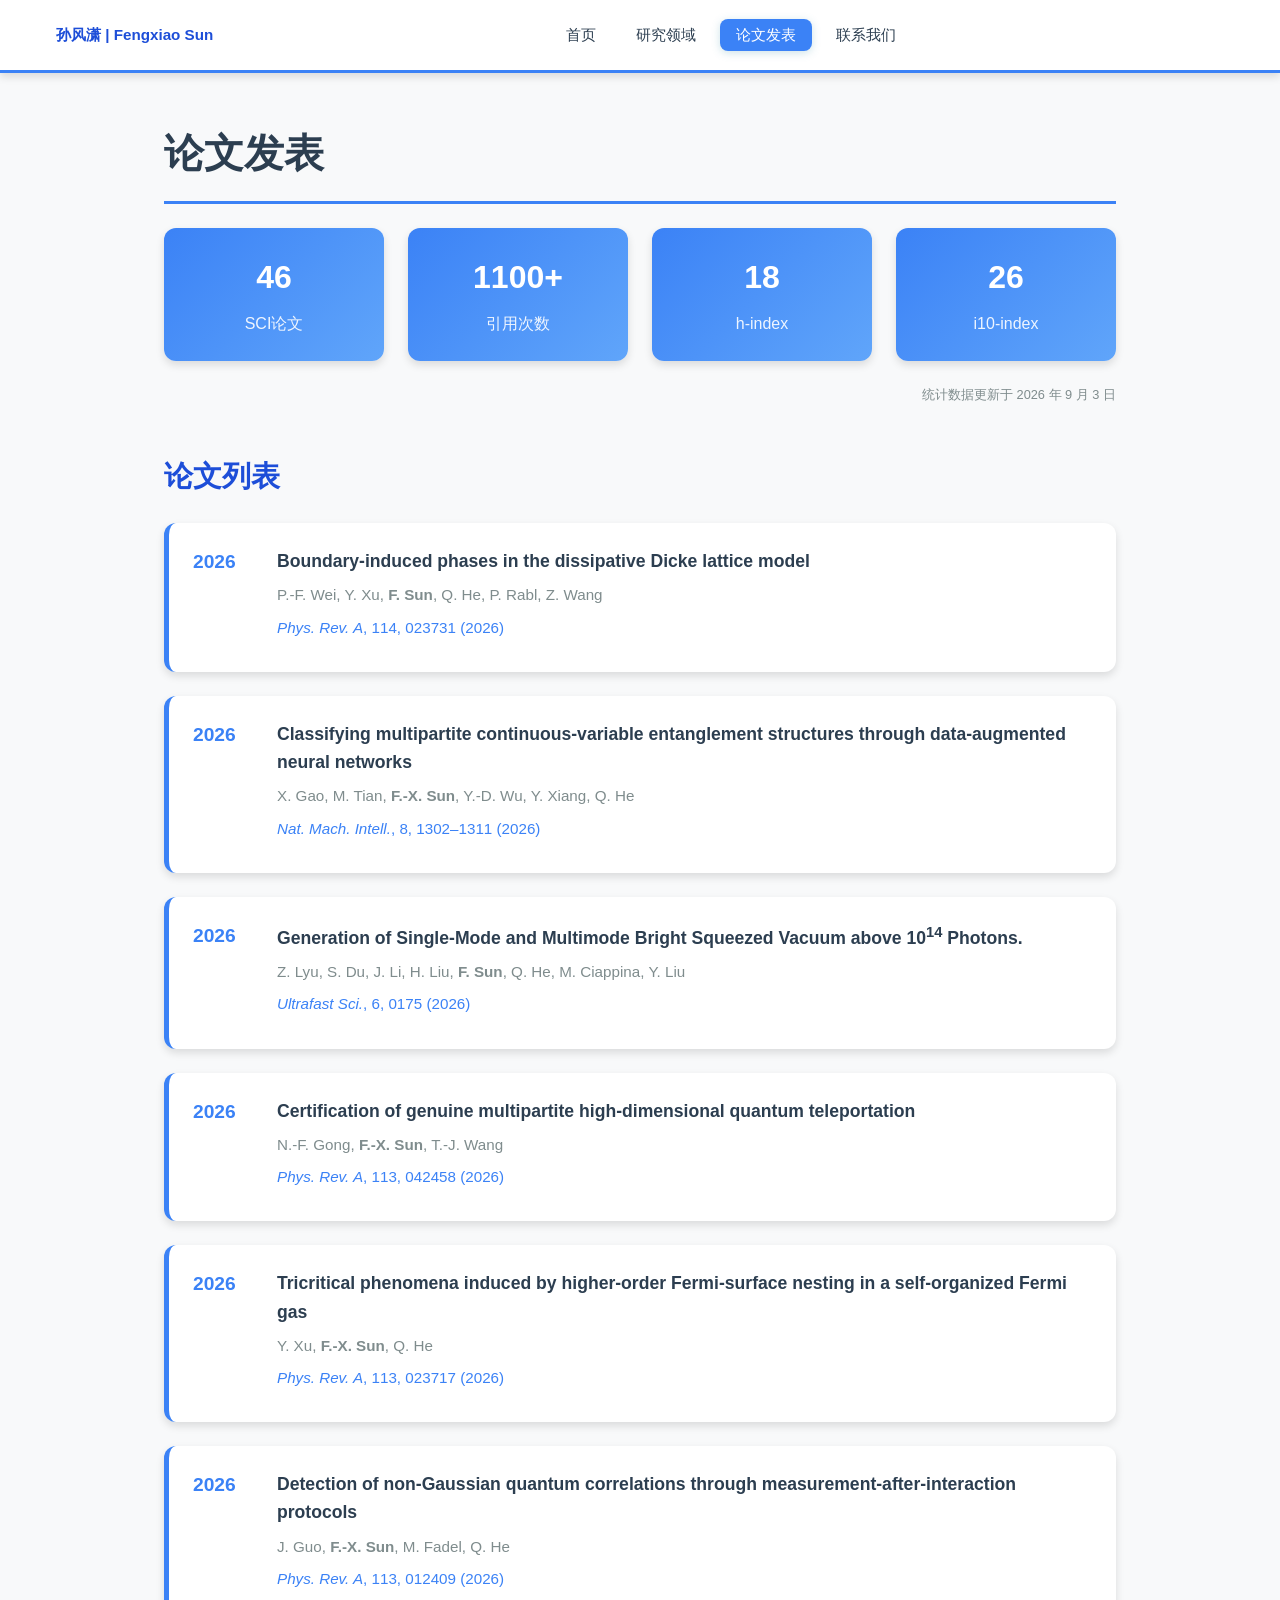
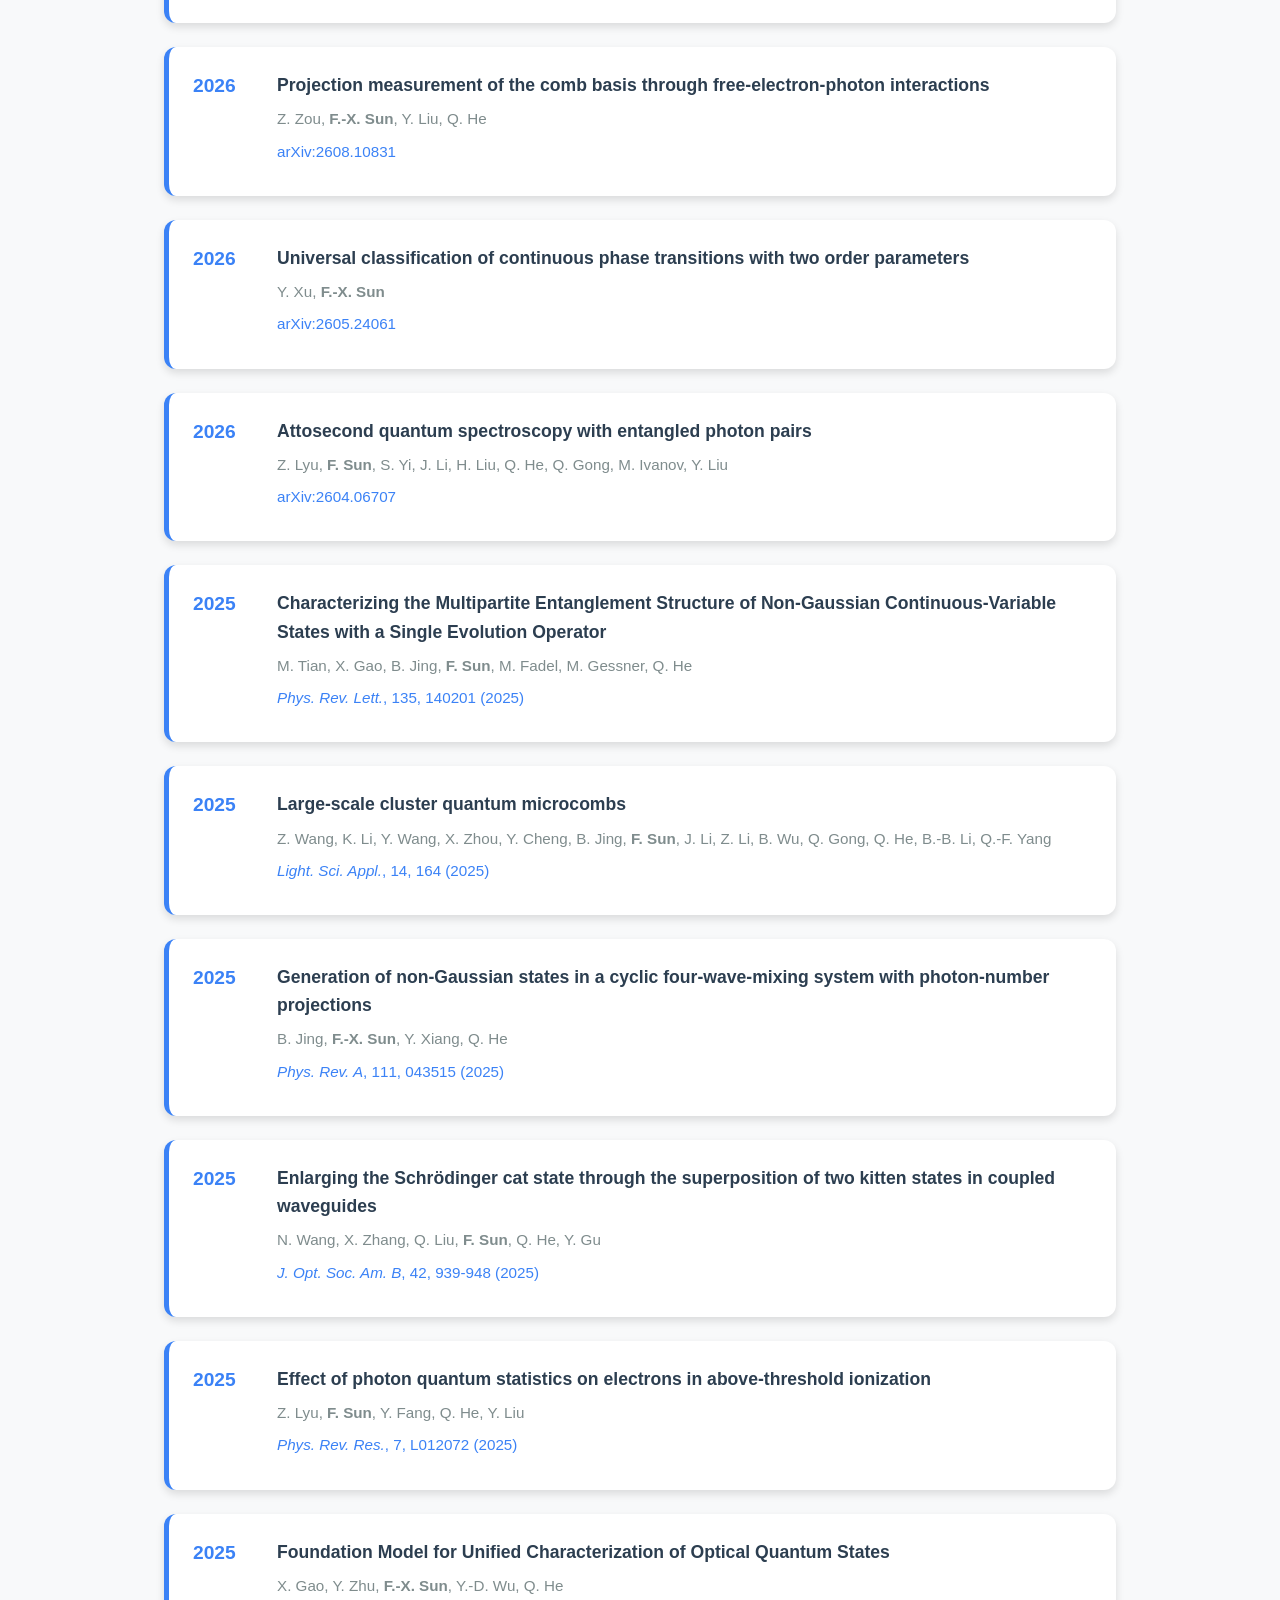
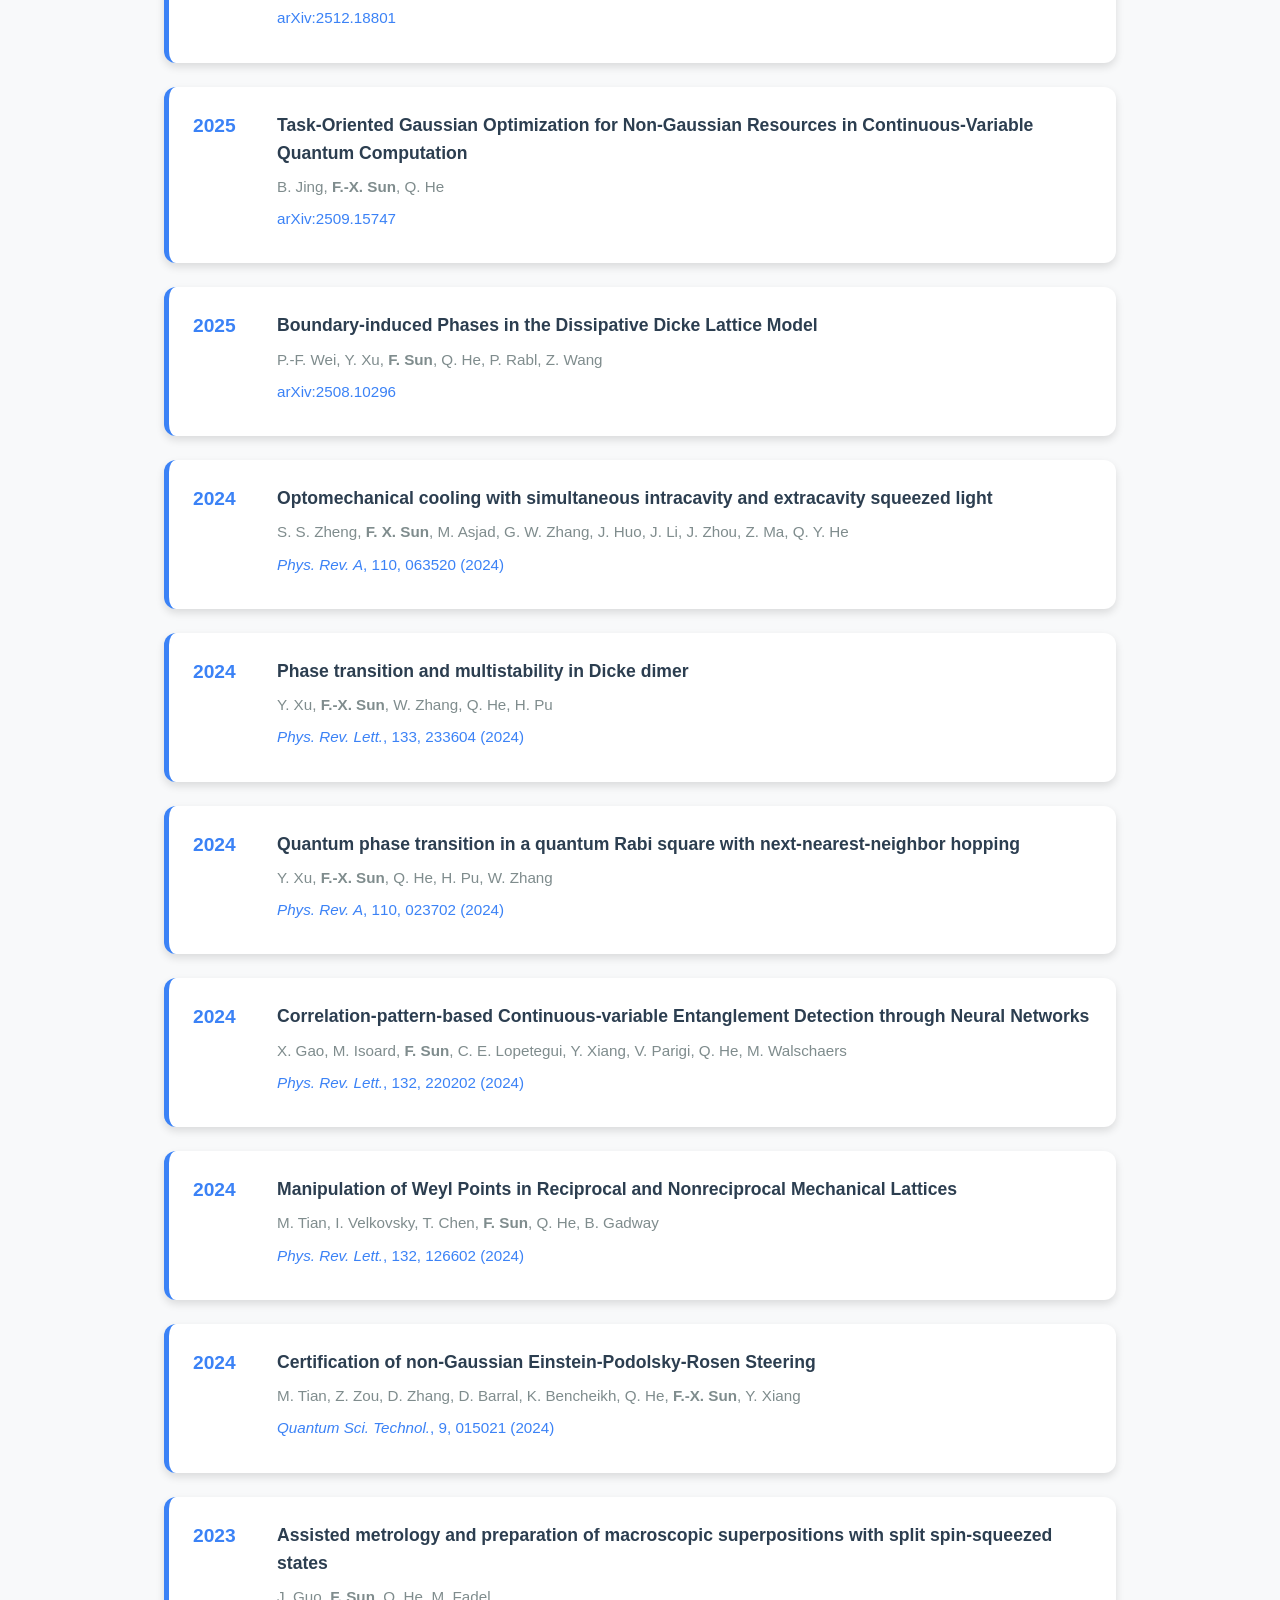
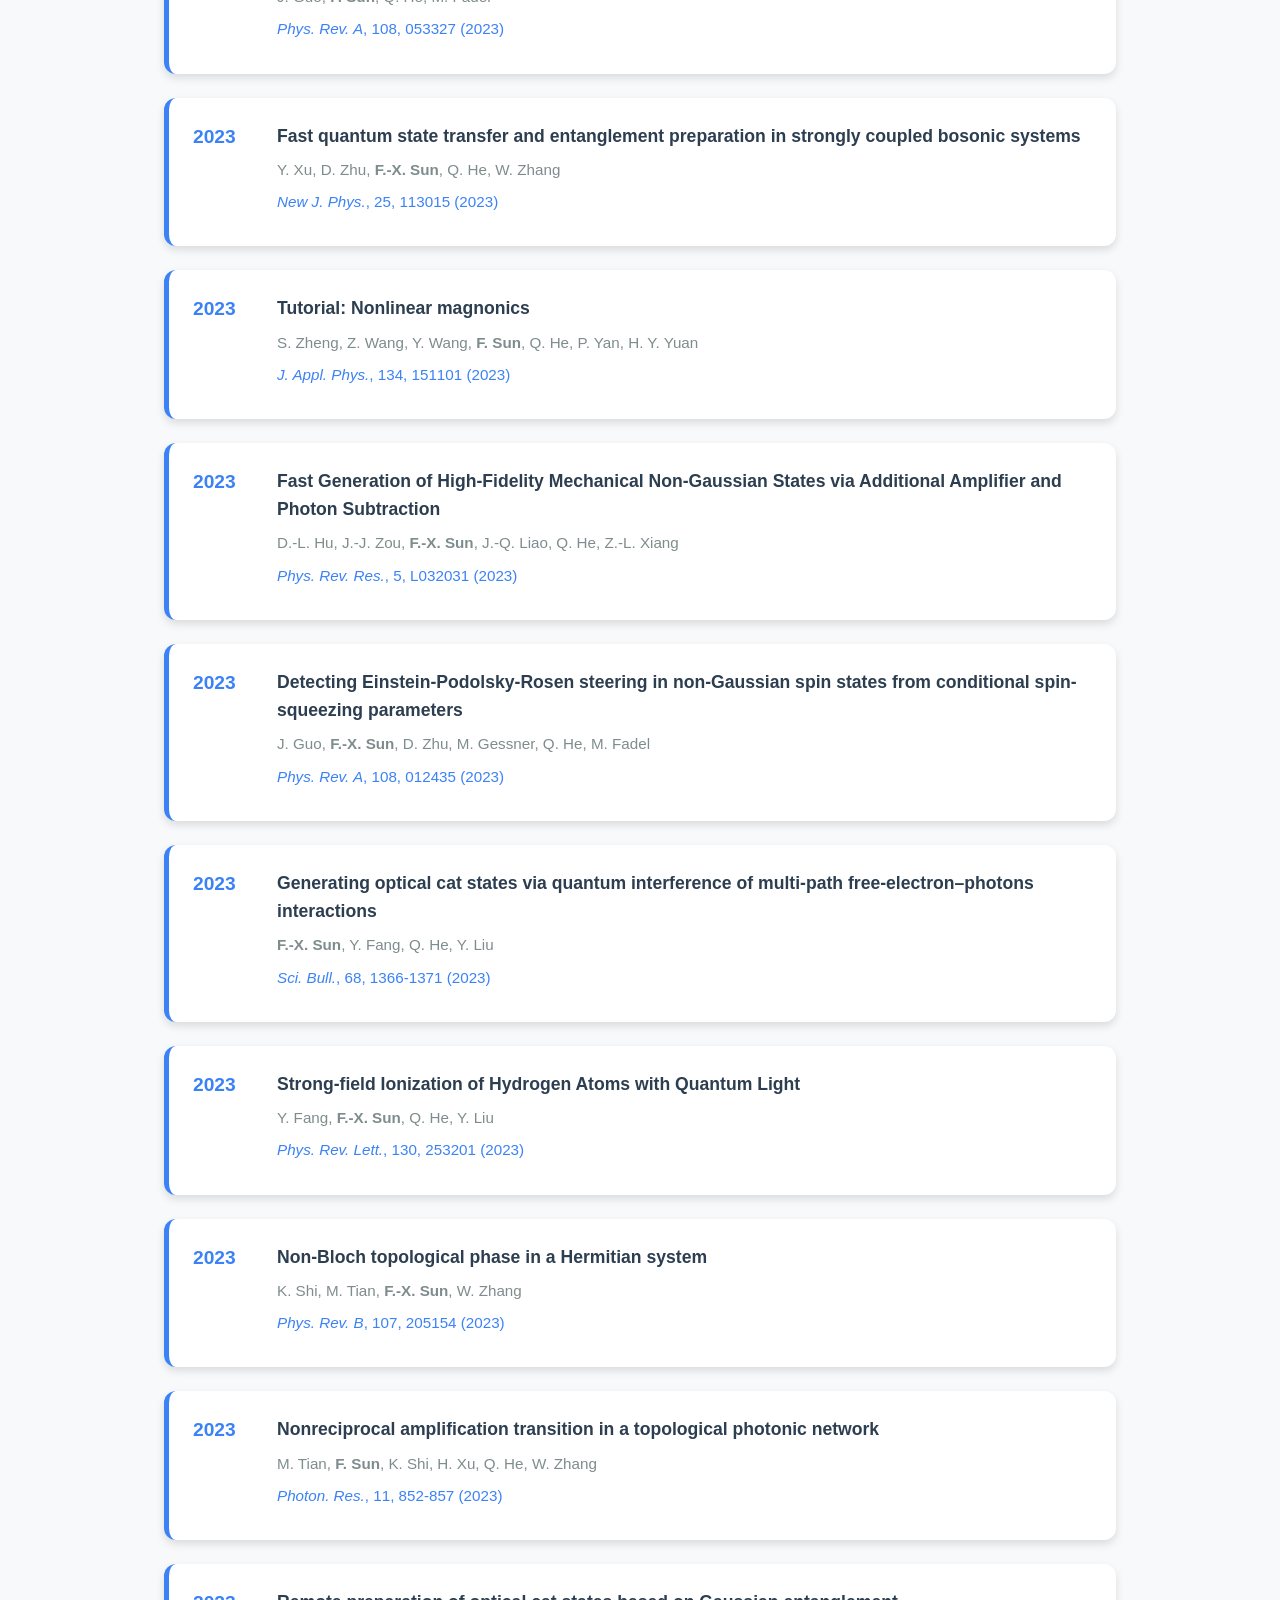
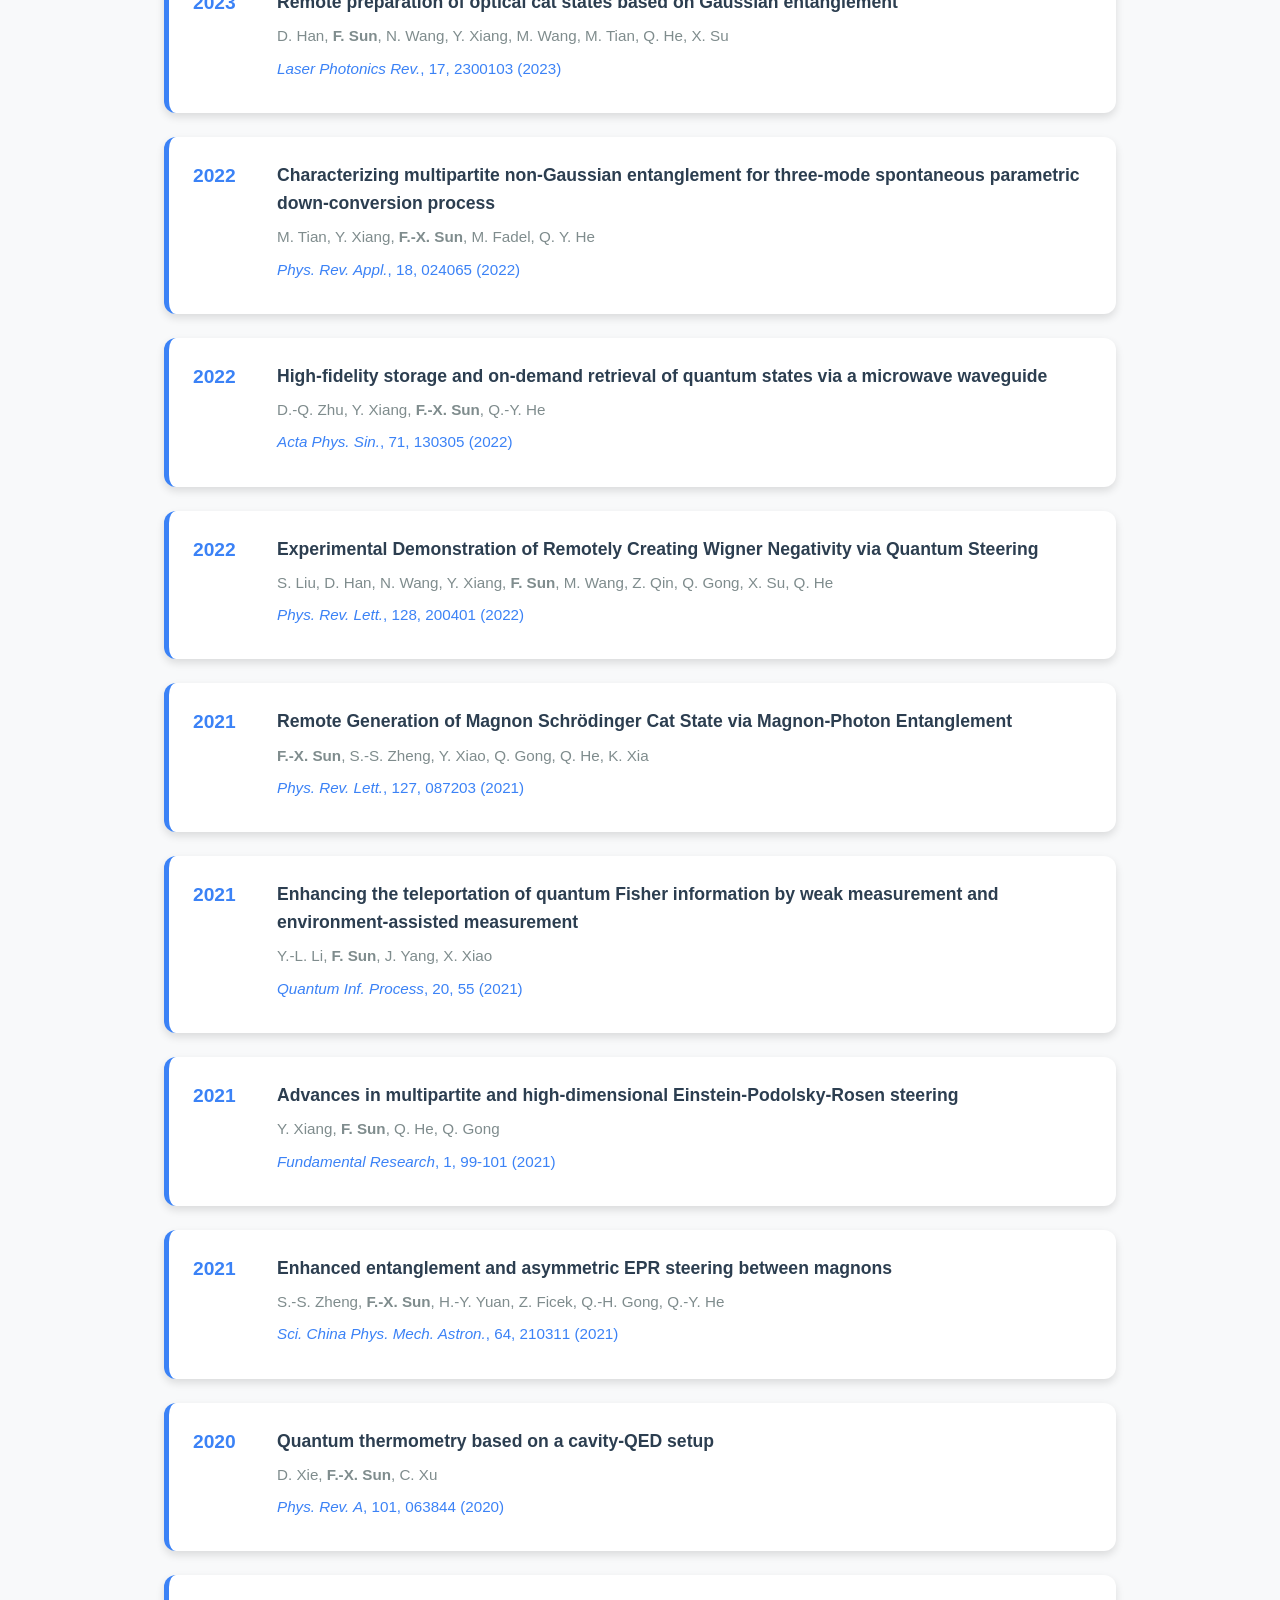
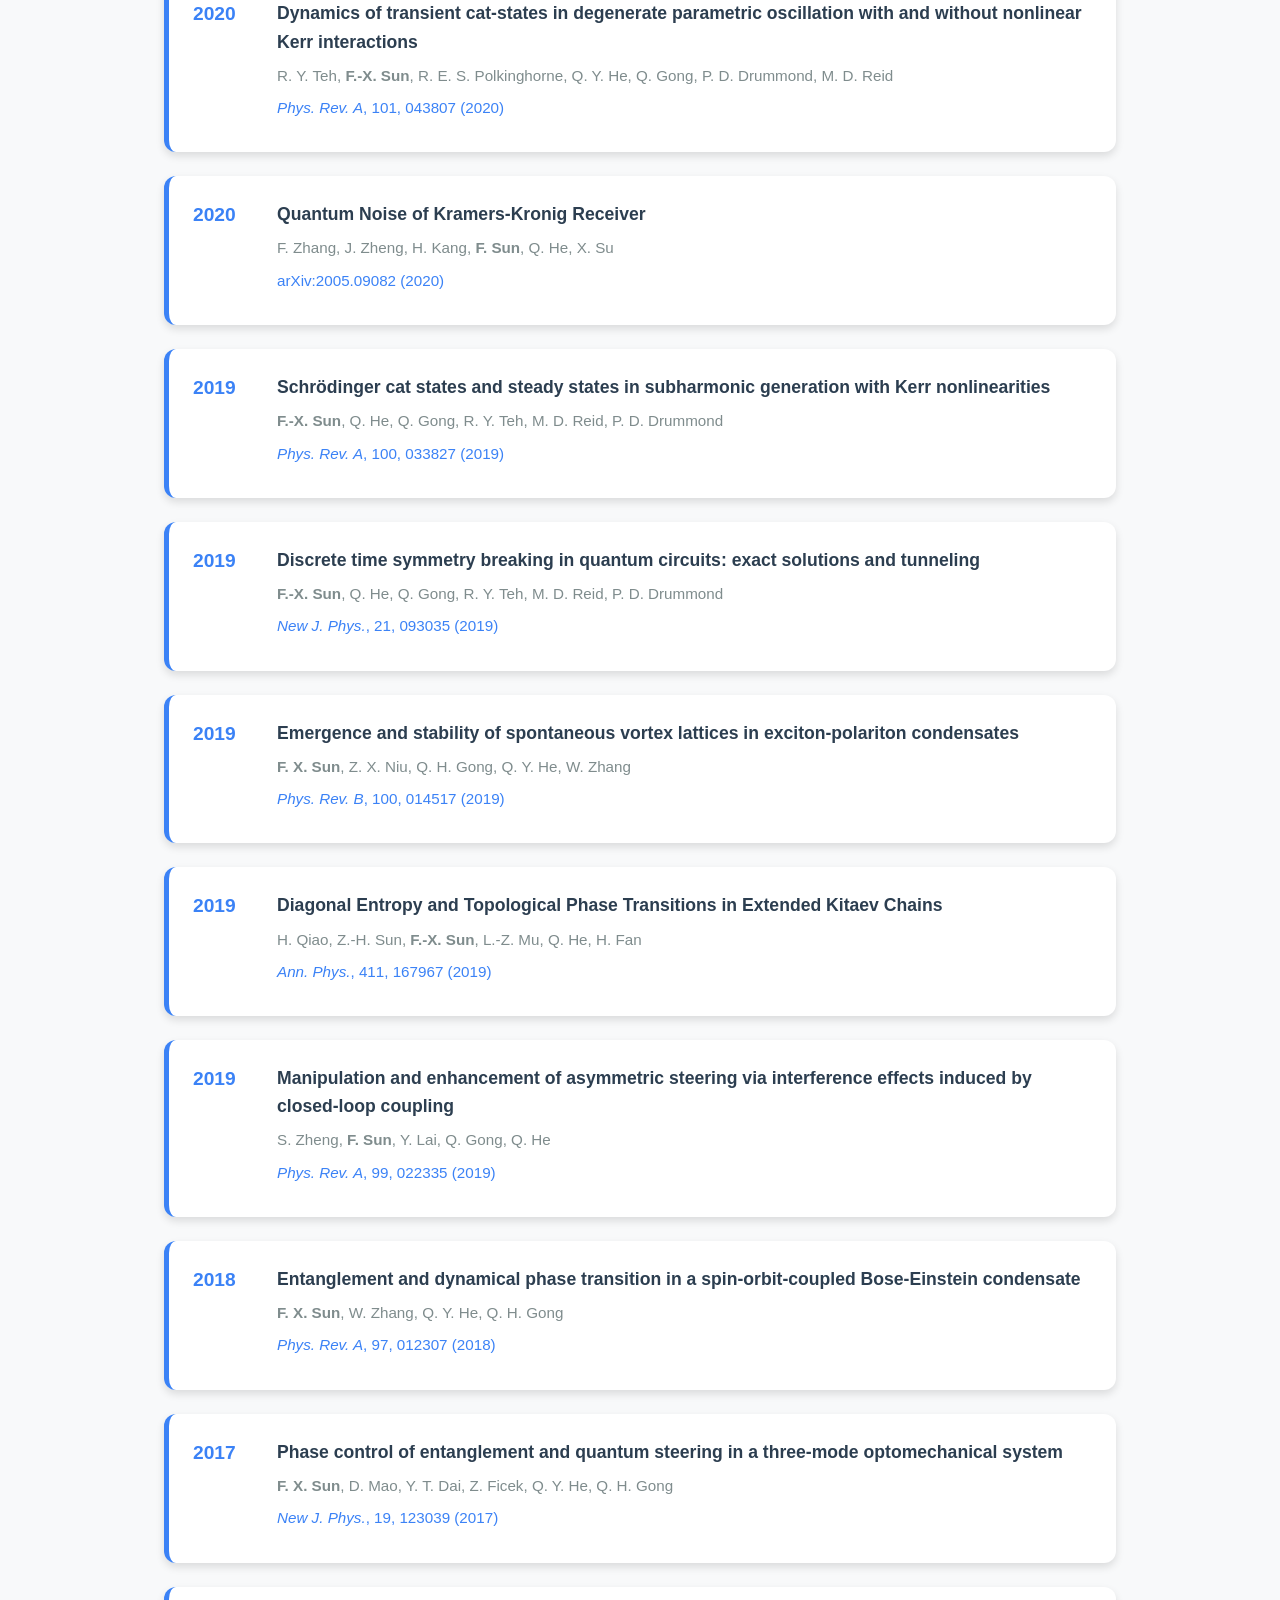
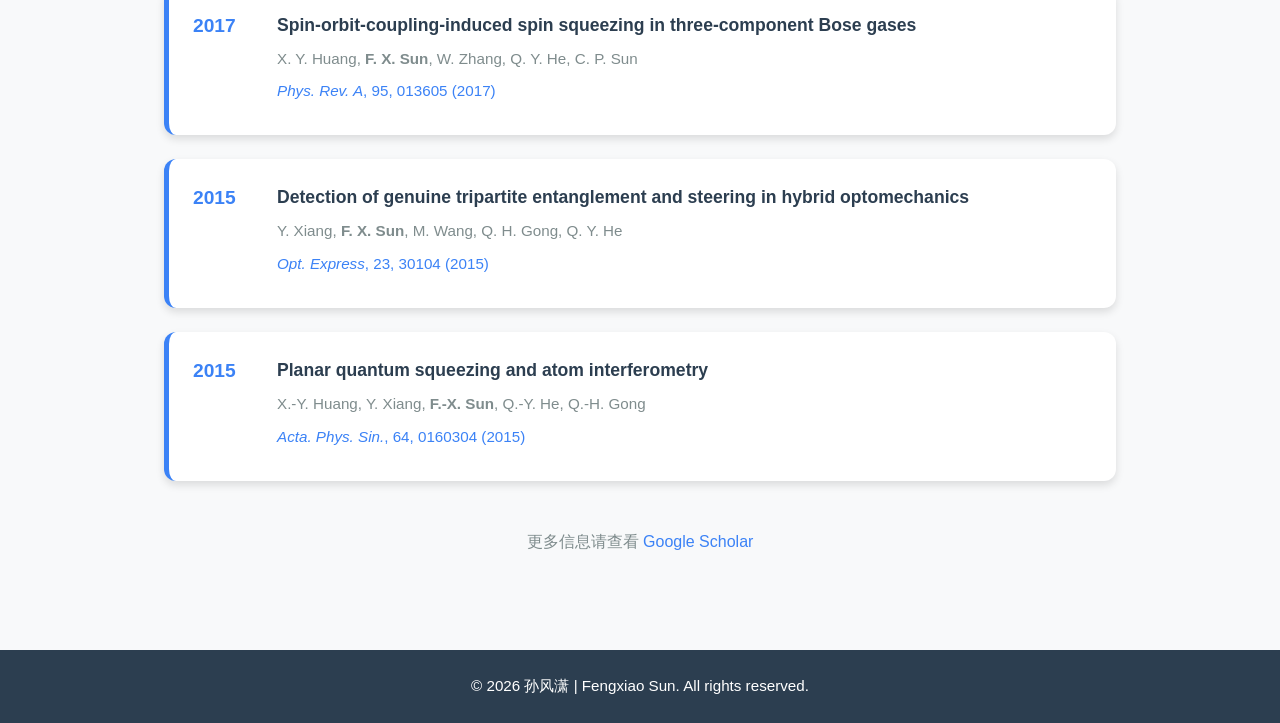
<file: publications.html>
<!DOCTYPE html>
<html lang="zh-CN">
<head>
    <meta charset="UTF-8">
    <meta name="viewport" content="width=device-width, initial-scale=1.0">
    <title>论文发表 - 孙风潇</title>
    <link rel="stylesheet" href="style.css">
    <script src="navbar.js" defer></script>
</head>
<body>
    <!-- 导航栏 -->
    <nav class="navbar">
        <div class="navbar-container">
            <a href="index.html#profile-section" class="navbar-logo">孙风潇 | Fengxiao Sun</a>
            <ul class="nav-menu">
                <li class="nav-item"><a href="index.html" class="nav-link" data-nav-key="home">首页</a></li>
                <li class="nav-item"><a href="research.html" class="nav-link" data-nav-key="research">研究领域</a></li>
                <li class="nav-item"><a href="publications.html" class="nav-link" data-nav-key="publications">论文发表</a></li>
                <li class="nav-item"><a href="contact.html" class="nav-link" data-nav-key="contact">联系我们</a></li>
            </ul>
        </div>
    </nav>

    <!-- 页面内容 -->
    <main class="main-content">
        <div class="container">
            <h1>论文发表</h1>
            
            <div class="publication-stats">
                <div class="stat-card">
                    <h3>46</h3>
                    <p>SCI论文</p>
                </div>
                <div class="stat-card">
                    <h3>1100+</h3>
                    <p>引用次数</p>
                </div>
                <div class="stat-card">
                    <h3>18</h3>
                    <p>h-index</p>
                </div>
                <div class="stat-card">
                    <h3>26</h3>
                    <p>i10-index</p>
                </div>
            </div>
            <p class="stats-update-note">统计数据更新于 2026 年 9 月 3 日</p>

            <h2>论文列表</h2>
            <div class="publication-list">

                <!-- 46 -->
                <div class="publication-item">
                    <div class="pub-year">2026</div>
                    <div class="pub-content">
                        <h4>Boundary-induced phases in the dissipative Dicke lattice model</h4>
                        <p class="pub-authors">P.-F. Wei, Y. Xu, <strong>F. Sun</strong>, Q. He, P. Rabl, Z. Wang</p>
                        <p class="pub-journal"><a href="https://journals.aps.org/pra/abstract/10.1103/59tm-9cmd" target="_blank" rel="noopener"><em>Phys. Rev. A</em>, 114, 023731 (2026)</a></p>
                    </div>
                </div>

                <!-- 45 -->
                <div class="publication-item">
                    <div class="pub-year">2026</div>
                    <div class="pub-content">
                        <h4>Classifying multipartite continuous-variable entanglement structures through data-augmented neural networks</h4>
                        <p class="pub-authors">X. Gao, M. Tian, <strong>F.-X. Sun</strong>, Y.-D. Wu, Y. Xiang, Q. He</p>
                        <p class="pub-journal"><a href="https://www.nature.com/articles/s42256-026-01284-y" target="_blank" rel="noopener"><em>Nat. Mach. Intell.</em>, 8, 1302–1311 (2026)</a></p>
                    </div>
                </div>

                <!-- 44 -->
                <div class="publication-item">
                    <div class="pub-year">2026</div>
                    <div class="pub-content">
                        <h4>Generation of Single-Mode and Multimode Bright Squeezed Vacuum above 10<sup>14</sup> Photons.</h4>
                        <p class="pub-authors">Z. Lyu, S. Du, J. Li, H. Liu, <strong>F. Sun</strong>, Q. He, M. Ciappina, Y. Liu</p>
                        <p class="pub-journal"><a href="https://spj.science.org/doi/10.34133/ultrafastscience.0175" target="_blank" rel="noopener"><em>Ultrafast Sci.</em>, 6, 0175 (2026)</a></p>
                    </div>
                </div>


                <!-- 43 -->
                <div class="publication-item">
                    <div class="pub-year">2026</div>
                    <div class="pub-content">
                        <h4>Certification of genuine multipartite high-dimensional quantum teleportation</h4>
                        <p class="pub-authors">N.-F. Gong, <strong>F.-X. Sun</strong>, T.-J. Wang</p>
                        <p class="pub-journal"><a href="https://journals.aps.org/pra/abstract/10.1103/mv3y-btlq" target="_blank" rel="noopener"><em>Phys. Rev. A</em>, 113, 042458 (2026)</a></p>
                    </div>
                </div>

                <!-- 42 -->
                <div class="publication-item">
                    <div class="pub-year">2026</div>
                    <div class="pub-content">
                        <h4>Tricritical phenomena induced by higher-order Fermi-surface nesting in a self-organized Fermi gas</h4>
                        <p class="pub-authors">Y. Xu, <strong>F.-X. Sun</strong>, Q. He</p>
                        <p class="pub-journal"><a href="https://journals.aps.org/pra/abstract/10.1103/vph8-186g" target="_blank" rel="noopener"><em>Phys. Rev. A</em>, 113, 023717 (2026)</a></p>
                    </div>
                </div>

                <!-- 41 -->
                <div class="publication-item">
                    <div class="pub-year">2026</div>
                    <div class="pub-content">
                        <h4>Detection of non-Gaussian quantum correlations through measurement-after-interaction protocols</h4>
                        <p class="pub-authors">J. Guo, <strong>F.-X. Sun</strong>, M. Fadel, Q. He</p>
                        <p class="pub-journal"><a href="https://journals.aps.org/pra/abstract/10.1103/b9d8-dgbf" target="_blank" rel="noopener"><em>Phys. Rev. A</em>, 113, 012409 (2026)</a></p>
                    </div>
                </div>

                <!-- 预发表 (2026) -->
                <div class="publication-item">
                    <div class="pub-year">2026</div>
                    <div class="pub-content">
                        <h4>Projection measurement of the comb basis through free-electron-photon interactions</h4>
                        <p class="pub-authors">Z. Zou, <strong>F.-X. Sun</strong>, Y. Liu, Q. He</p>
                        <p class="pub-journal"><a href="https://arxiv.org/abs/2608.10831" target="_blank" rel="noopener">arXiv:2608.10831</a></p>
                    </div>
                </div>

                <!-- 预发表 (2026) -->
                <div class="publication-item">
                    <div class="pub-year">2026</div>
                    <div class="pub-content">
                        <h4>Universal classification of continuous phase transitions with two order parameters</h4>
                        <p class="pub-authors">Y. Xu, <strong>F.-X. Sun</strong> </p>
                        <p class="pub-journal"><a href="https://arxiv.org/abs/2605.24061" target="_blank" rel="noopener">arXiv:2605.24061</a></p>
                    </div>
                </div>

                <!-- 预发表 (2026) -->
                <div class="publication-item">
                    <div class="pub-year">2026</div>
                    <div class="pub-content">
                        <h4>Attosecond quantum spectroscopy with entangled photon pairs</h4>
                        <p class="pub-authors">Z. Lyu, <strong>F. Sun</strong>, S. Yi, J. Li, H. Liu, Q. He, Q. Gong, M. Ivanov, Y. Liu</p>
                        <p class="pub-journal"><a href="https://arxiv.org/abs/2604.06707" target="_blank" rel="noopener">arXiv:2604.06707</a></p>
                    </div>
                </div>

                <!-- 40 -->
                <div class="publication-item">
                    <div class="pub-year">2025</div>
                    <div class="pub-content">
                        <h4>Characterizing the Multipartite Entanglement Structure of Non-Gaussian Continuous-Variable States with a Single Evolution Operator</h4>
                        <p class="pub-authors">M. Tian, X. Gao, B. Jing, <strong>F. Sun</strong>, M. Fadel, M. Gessner, Q. He</p>
                        <p class="pub-journal"><a href="https://journals.aps.org/prl/abstract/10.1103/21t1-dqn6" target="_blank" rel="noopener"><em>Phys. Rev. Lett.</em>, 135, 140201 (2025)</a></p>
                    </div>
                </div>

                <!-- 39 -->
                <div class="publication-item">
                    <div class="pub-year">2025</div>
                    <div class="pub-content">
                        <h4>Large-scale cluster quantum microcombs</h4>
                        <p class="pub-authors">Z. Wang, K. Li, Y. Wang, X. Zhou, Y. Cheng, B. Jing, <strong>F. Sun</strong>, J. Li, Z. Li, B. Wu, Q. Gong, Q. He, B.-B. Li, Q.-F. Yang</p>
                        <p class="pub-journal"><a href="https://doi.org/10.1038/s41377-025-01812-2" target="_blank" rel="noopener"><em>Light. Sci. Appl.</em>, 14, 164 (2025)</a></p>
                    </div>
                </div>

                <!-- 38 -->
                <div class="publication-item">
                    <div class="pub-year">2025</div>
                    <div class="pub-content">
                        <h4>Generation of non-Gaussian states in a cyclic four-wave-mixing system with photon-number projections</h4>
                        <p class="pub-authors">B. Jing, <strong>F.-X. Sun</strong>, Y. Xiang, Q. He</p>
                        <p class="pub-journal"><a href="https://journals.aps.org/pra/abstract/10.1103/PhysRevA.111.043515" target="_blank" rel="noopener"><em>Phys. Rev. A</em>, 111, 043515 (2025)</a></p>
                    </div>
                </div>

                <!-- 37 -->
                <div class="publication-item">
                    <div class="pub-year">2025</div>
                    <div class="pub-content">
                        <h4>Enlarging the Schr&ouml;dinger cat state through the superposition of two kitten states in coupled waveguides</h4>
                        <p class="pub-authors">N. Wang, X. Zhang, Q. Liu, <strong>F. Sun</strong>, Q. He, Y. Gu</p>
                        <p class="pub-journal"><a href="https://doi.org/10.1364/JOSAB.554233" target="_blank" rel="noopener"><em>J. Opt. Soc. Am. B</em>, 42, 939-948 (2025)</a></p>
                    </div>
                </div>

                <!-- 36 -->
                <div class="publication-item">
                    <div class="pub-year">2025</div>
                    <div class="pub-content">
                        <h4>Effect of photon quantum statistics on electrons in above-threshold ionization</h4>
                        <p class="pub-authors">Z. Lyu, <strong>F. Sun</strong>, Y. Fang, Q. He, Y. Liu</p>
                        <p class="pub-journal"><a href="https://doi.org/10.1103/PhysRevResearch.7.L012072" target="_blank" rel="noopener"><em>Phys. Rev. Res.</em>, 7, L012072 (2025)</a></p>
                    </div>
                </div>

                <!-- 预发表 (2025) -->
                <div class="publication-item">
                    <div class="pub-year">2025</div>
                    <div class="pub-content">
                        <h4>Foundation Model for Unified Characterization of Optical Quantum States</h4>
                        <p class="pub-authors">X. Gao, Y. Zhu, <strong>F.-X. Sun</strong>, Y.-D. Wu, Q. He</p>
                        <p class="pub-journal"><a href="https://arxiv.org/abs/2512.18801" target="_blank" rel="noopener">arXiv:2512.18801</a></p>
                    </div>
                </div>

                <div class="publication-item">
                    <div class="pub-year">2025</div>
                    <div class="pub-content">
                        <h4>Task-Oriented Gaussian Optimization for Non-Gaussian Resources in Continuous-Variable Quantum Computation</h4>
                        <p class="pub-authors">B. Jing, <strong>F.-X. Sun</strong>, Q. He</p>
                        <p class="pub-journal"><a href="https://arxiv.org/abs/2509.15747" target="_blank" rel="noopener">arXiv:2509.15747</a></p>
                    </div>
                </div>

                <div class="publication-item">
                    <div class="pub-year">2025</div>
                    <div class="pub-content">
                        <h4>Boundary-induced Phases in the Dissipative Dicke Lattice Model</h4>
                        <p class="pub-authors">P.-F. Wei, Y. Xu, <strong>F. Sun</strong>, Q. He, P. Rabl, Z. Wang</p>
                        <p class="pub-journal"><a href="https://arxiv.org/abs/2508.10296" target="_blank" rel="noopener">arXiv:2508.10296</a></p>
                    </div>
                </div>

                <!-- 35 -->
                <div class="publication-item">
                    <div class="pub-year">2024</div>
                    <div class="pub-content">
                        <h4>Optomechanical cooling with simultaneous intracavity and extracavity squeezed light</h4>
                        <p class="pub-authors">S. S. Zheng, <strong>F. X. Sun</strong>, M. Asjad, G. W. Zhang, J. Huo, J. Li, J. Zhou, Z. Ma, Q. Y. He</p>
                        <p class="pub-journal"><a href="https://doi.org/10.1103/PhysRevA.110.063520" target="_blank" rel="noopener"><em>Phys. Rev. A</em>, 110, 063520 (2024)</a></p>
                    </div>
                </div>

                <!-- 34 -->
                <div class="publication-item">
                    <div class="pub-year">2024</div>
                    <div class="pub-content">
                        <h4>Phase transition and multistability in Dicke dimer</h4>
                        <p class="pub-authors">Y. Xu, <strong>F.-X. Sun</strong>, W. Zhang, Q. He, H. Pu</p>
                        <p class="pub-journal"><a href="https://doi.org/10.1103/PhysRevLett.133.233604" target="_blank" rel="noopener"><em>Phys. Rev. Lett.</em>, 133, 233604 (2024)</a></p>
                    </div>
                </div>

                <!-- 33 -->
                <div class="publication-item">
                    <div class="pub-year">2024</div>
                    <div class="pub-content">
                        <h4>Quantum phase transition in a quantum Rabi square with next-nearest-neighbor hopping</h4>
                        <p class="pub-authors">Y. Xu, <strong>F.-X. Sun</strong>, Q. He, H. Pu, W. Zhang</p>
                        <p class="pub-journal"><a href="https://journals.aps.org/pra/abstract/10.1103/PhysRevA.110.023702" target="_blank" rel="noopener"><em>Phys. Rev. A</em>, 110, 023702 (2024)</a></p>
                    </div>
                </div>

                <!-- 32 -->
                <div class="publication-item">
                    <div class="pub-year">2024</div>
                    <div class="pub-content">
                        <h4>Correlation-pattern-based Continuous-variable Entanglement Detection through Neural Networks</h4>
                        <p class="pub-authors">X. Gao, M. Isoard, <strong>F. Sun</strong>, C. E. Lopetegui, Y. Xiang, V. Parigi, Q. He, M. Walschaers</p>
                        <p class="pub-journal"><a href="https://doi.org/10.1103/PhysRevLett.132.220202" target="_blank" rel="noopener"><em>Phys. Rev. Lett.</em>, 132, 220202 (2024)</a></p>
                    </div>
                </div>

                <!-- 31 -->
                <div class="publication-item">
                    <div class="pub-year">2024</div>
                    <div class="pub-content">
                        <h4>Manipulation of Weyl Points in Reciprocal and Nonreciprocal Mechanical Lattices</h4>
                        <p class="pub-authors">M. Tian, I. Velkovsky, T. Chen, <strong>F. Sun</strong>, Q. He, B. Gadway</p>
                        <p class="pub-journal"><a href="https://doi.org/10.1103/PhysRevLett.132.126602" target="_blank" rel="noopener"><em>Phys. Rev. Lett.</em>, 132, 126602 (2024)</a></p>
                    </div>
                </div>

                <!-- 30 -->
                <div class="publication-item">
                    <div class="pub-year">2024</div>
                    <div class="pub-content">
                        <h4>Certification of non-Gaussian Einstein-Podolsky-Rosen Steering</h4>
                        <p class="pub-authors">M. Tian, Z. Zou, D. Zhang, D. Barral, K. Bencheikh, Q. He, <strong>F.-X. Sun</strong>, Y. Xiang</p>
                        <p class="pub-journal"><a href="https://iopscience.iop.org/article/10.1088/2058-9565/ad124b" target="_blank" rel="noopener"><em>Quantum Sci. Technol.</em>, 9, 015021 (2024)</a></p>
                    </div>
                </div>

                <!-- 29 -->
                <div class="publication-item">
                    <div class="pub-year">2023</div>
                    <div class="pub-content">
                        <h4>Assisted metrology and preparation of macroscopic superpositions with split spin-squeezed states</h4>
                        <p class="pub-authors">J. Guo, <strong>F. Sun</strong>, Q. He, M. Fadel</p>
                        <p class="pub-journal"><a href="https://doi.org/10.1103/PhysRevA.108.053327" target="_blank" rel="noopener"><em>Phys. Rev. A</em>, 108, 053327 (2023)</a></p>
                    </div>
                </div>

                <!-- 28 -->
                <div class="publication-item">
                    <div class="pub-year">2023</div>
                    <div class="pub-content">
                        <h4>Fast quantum state transfer and entanglement preparation in strongly coupled bosonic systems</h4>
                        <p class="pub-authors">Y. Xu, D. Zhu, <strong>F.-X. Sun</strong>, Q. He, W. Zhang</p>
                        <p class="pub-journal"><a href="https://iopscience.iop.org/article/10.1088/1367-2630/ad08f2/meta" target="_blank" rel="noopener"><em>New J. Phys.</em>, 25, 113015 (2023)</a></p>
                    </div>
                </div>

                <!-- 27 -->
                <div class="publication-item">
                    <div class="pub-year">2023</div>
                    <div class="pub-content">
                        <h4>Tutorial: Nonlinear magnonics</h4>
                        <p class="pub-authors">S. Zheng, Z. Wang, Y. Wang, <strong>F. Sun</strong>, Q. He, P. Yan, H. Y. Yuan</p>
                        <p class="pub-journal"><a href="https://doi.org/10.1063/5.0152543" target="_blank" rel="noopener"><em>J. Appl. Phys.</em>, 134, 151101 (2023)</a></p>
                    </div>
                </div>

                <!-- 26 -->
                <div class="publication-item">
                    <div class="pub-year">2023</div>
                    <div class="pub-content">
                        <h4>Fast Generation of High-Fidelity Mechanical Non-Gaussian States via Additional Amplifier and Photon Subtraction</h4>
                        <p class="pub-authors">D.-L. Hu, J.-J. Zou, <strong>F.-X. Sun</strong>, J.-Q. Liao, Q. He, Z.-L. Xiang</p>
                        <p class="pub-journal"><a href="https://journals.aps.org/prresearch/abstract/10.1103/PhysRevResearch.5.L032031" target="_blank" rel="noopener"><em>Phys. Rev. Res.</em>, 5, L032031 (2023)</a></p>
                    </div>
                </div>

                <!-- 25 -->
                <div class="publication-item">
                    <div class="pub-year">2023</div>
                    <div class="pub-content">
                        <h4>Detecting Einstein-Podolsky-Rosen steering in non-Gaussian spin states from conditional spin-squeezing parameters</h4>
                        <p class="pub-authors">J. Guo, <strong>F.-X. Sun</strong>, D. Zhu, M. Gessner, Q. He, M. Fadel</p>
                        <p class="pub-journal"><a href="https://doi.org/10.1103/PhysRevA.108.012435" target="_blank" rel="noopener"><em>Phys. Rev. A</em>, 108, 012435 (2023)</a></p>
                    </div>
                </div>

                <!-- 24 -->
                <div class="publication-item">
                    <div class="pub-year">2023</div>
                    <div class="pub-content">
                        <h4>Generating optical cat states via quantum interference of multi-path free-electron&ndash;photons interactions</h4>
                        <p class="pub-authors"><strong>F.-X. Sun</strong>, Y. Fang, Q. He, Y. Liu</p>
                        <p class="pub-journal"><a href="https://doi.org/10.1016/j.scib.2023.06.006" target="_blank" rel="noopener"><em>Sci. Bull.</em>, 68, 1366-1371 (2023)</a></p>
                    </div>
                </div>

                <!-- 23 -->
                <div class="publication-item">
                    <div class="pub-year">2023</div>
                    <div class="pub-content">
                        <h4>Strong-field Ionization of Hydrogen Atoms with Quantum Light</h4>
                        <p class="pub-authors">Y. Fang, <strong>F.-X. Sun</strong>, Q. He, Y. Liu</p>
                        <p class="pub-journal"><a href="https://doi.org/10.1103/PhysRevLett.130.253201" target="_blank" rel="noopener"><em>Phys. Rev. Lett.</em>, 130, 253201 (2023)</a></p>
                    </div>
                </div>

                <!-- 22 -->
                <div class="publication-item">
                    <div class="pub-year">2023</div>
                    <div class="pub-content">
                        <h4>Non-Bloch topological phase in a Hermitian system</h4>
                        <p class="pub-authors">K. Shi, M. Tian, <strong>F.-X. Sun</strong>, W. Zhang</p>
                        <p class="pub-journal"><a href="https://doi.org/10.1103/PhysRevB.107.205154" target="_blank" rel="noopener"><em>Phys. Rev. B</em>, 107, 205154 (2023)</a></p>
                    </div>
                </div>

                <!-- 21 -->
                <div class="publication-item">
                    <div class="pub-year">2023</div>
                    <div class="pub-content">
                        <h4>Nonreciprocal amplification transition in a topological photonic network</h4>
                        <p class="pub-authors">M. Tian, <strong>F. Sun</strong>, K. Shi, H. Xu, Q. He, W. Zhang</p>
                        <p class="pub-journal"><a href="https://doi.org/10.1364/PRJ.485595" target="_blank" rel="noopener"><em>Photon. Res.</em>, 11, 852-857 (2023)</a></p>
                    </div>
                </div>

                <!-- 20 -->
                <div class="publication-item">
                    <div class="pub-year">2023</div>
                    <div class="pub-content">
                        <h4>Remote preparation of optical cat states based on Gaussian entanglement</h4>
                        <p class="pub-authors">D. Han, <strong>F. Sun</strong>, N. Wang, Y. Xiang, M. Wang, M. Tian, Q. He, X. Su</p>
                        <p class="pub-journal"><a href="https://doi.org/10.1002/lpor.202300103" target="_blank" rel="noopener"><em>Laser Photonics Rev.</em>, 17, 2300103 (2023)</a></p>
                    </div>
                </div>

                <!-- 19 -->
                <div class="publication-item">
                    <div class="pub-year">2022</div>
                    <div class="pub-content">
                        <h4>Characterizing multipartite non-Gaussian entanglement for three-mode spontaneous parametric down-conversion process</h4>
                        <p class="pub-authors">M. Tian, Y. Xiang, <strong>F.-X. Sun</strong>, M. Fadel, Q. Y. He</p>
                        <p class="pub-journal"><a href="https://doi.org/10.1103/PhysRevApplied.18.024065" target="_blank" rel="noopener"><em>Phys. Rev. Appl.</em>, 18, 024065 (2022)</a></p>
                    </div>
                </div>

                <!-- 18 -->
                <div class="publication-item">
                    <div class="pub-year">2022</div>
                    <div class="pub-content">
                        <h4>High-fidelity storage and on-demand retrieval of quantum states via a microwave waveguide</h4>
                        <p class="pub-authors">D.-Q. Zhu, Y. Xiang, <strong>F.-X. Sun</strong>, Q.-Y. He</p>
                        <p class="pub-journal"><a href="https://wulixb.iphy.ac.cn/cn/article/doi/10.7498/aps.71.20220477" target="_blank" rel="noopener"><em>Acta Phys. Sin.</em>, 71, 130305 (2022)</a></p>
                    </div>
                </div>

                <!-- 17 -->
                <div class="publication-item">
                    <div class="pub-year">2022</div>
                    <div class="pub-content">
                        <h4>Experimental Demonstration of Remotely Creating Wigner Negativity via Quantum Steering</h4>
                        <p class="pub-authors">S. Liu, D. Han, N. Wang, Y. Xiang, <strong>F. Sun</strong>, M. Wang, Z. Qin, Q. Gong, X. Su, Q. He</p>
                        <p class="pub-journal"><a href="https://doi.org/10.1103/PhysRevLett.128.200401" target="_blank" rel="noopener"><em>Phys. Rev. Lett.</em>, 128, 200401 (2022)</a></p>
                    </div>
                </div>

                <!-- 16 -->
                <div class="publication-item">
                    <div class="pub-year">2021</div>
                    <div class="pub-content">
                        <h4>Remote Generation of Magnon Schr&ouml;dinger Cat State via Magnon-Photon Entanglement</h4>
                        <p class="pub-authors"><strong>F.-X. Sun</strong>, S.-S. Zheng, Y. Xiao, Q. Gong, Q. He, K. Xia</p>
                        <p class="pub-journal"><a href="https://doi.org/10.1103/PhysRevLett.127.087203" target="_blank" rel="noopener"><em>Phys. Rev. Lett.</em>, 127, 087203 (2021)</a></p>
                    </div>
                </div>

                <!-- 15 -->
                <div class="publication-item">
                    <div class="pub-year">2021</div>
                    <div class="pub-content">
                        <h4>Enhancing the teleportation of quantum Fisher information by weak measurement and environment-assisted measurement</h4>
                        <p class="pub-authors">Y.-L. Li, <strong>F. Sun</strong>, J. Yang, X. Xiao</p>
                        <p class="pub-journal"><a href="https://doi.org/10.1007/s11128-021-02998-1" target="_blank" rel="noopener"><em>Quantum Inf. Process</em>, 20, 55 (2021)</a></p>
                    </div>
                </div>

                <!-- 14 -->
                <div class="publication-item">
                    <div class="pub-year">2021</div>
                    <div class="pub-content">
                        <h4>Advances in multipartite and high-dimensional Einstein-Podolsky-Rosen steering</h4>
                        <p class="pub-authors">Y. Xiang, <strong>F. Sun</strong>, Q. He, Q. Gong</p>
                        <p class="pub-journal"><a href="https://doi.org/10.1016/j.fmre.2020.12.003" target="_blank" rel="noopener"><em>Fundamental Research</em>, 1, 99-101 (2021)</a></p>
                    </div>
                </div>

                <!-- 13 -->
                <div class="publication-item">
                    <div class="pub-year">2021</div>
                    <div class="pub-content">
                        <h4>Enhanced entanglement and asymmetric EPR steering between magnons</h4>
                        <p class="pub-authors">S.-S. Zheng, <strong>F.-X. Sun</strong>, H.-Y. Yuan, Z. Ficek, Q.-H. Gong, Q.-Y. He</p>
                        <p class="pub-journal"><a href="https://doi.org/10.1007/s11433-020-1587-5" target="_blank" rel="noopener"><em>Sci. China Phys. Mech. Astron.</em>, 64, 210311 (2021)</a></p>
                    </div>
                </div>

                <!-- 12 -->
                <div class="publication-item">
                    <div class="pub-year">2020</div>
                    <div class="pub-content">
                        <h4>Quantum thermometry based on a cavity-QED setup</h4>
                        <p class="pub-authors">D. Xie, <strong>F.-X. Sun</strong>, C. Xu</p>
                        <p class="pub-journal"><a href="https://doi.org/10.1103/PhysRevA.101.063844" target="_blank" rel="noopener"><em>Phys. Rev. A</em>, 101, 063844 (2020)</a></p>
                    </div>
                </div>

                <!-- 11 -->
                <div class="publication-item">
                    <div class="pub-year">2020</div>
                    <div class="pub-content">
                        <h4>Dynamics of transient cat-states in degenerate parametric oscillation with and without nonlinear Kerr interactions</h4>
                        <p class="pub-authors">R. Y. Teh, <strong>F.-X. Sun</strong>, R. E. S. Polkinghorne, Q. Y. He, Q. Gong, P. D. Drummond, M. D. Reid</p>
                        <p class="pub-journal"><a href="https://doi.org/10.1103/PhysRevA.101.043807" target="_blank" rel="noopener"><em>Phys. Rev. A</em>, 101, 043807 (2020)</a></p>
                    </div>
                </div>

                <!-- 预发表 (2020) -->
                <div class="publication-item">
                    <div class="pub-year">2020</div>
                    <div class="pub-content">
                        <h4>Quantum Noise of Kramers-Kronig Receiver</h4>
                        <p class="pub-authors">F. Zhang, J. Zheng, H. Kang, <strong>F. Sun</strong>, Q. He, X. Su</p>
                        <p class="pub-journal"><a href="https://arxiv.org/abs/2005.09082" target="_blank" rel="noopener">arXiv:2005.09082 (2020)</a></p>
                    </div>
                </div>

                <!-- 10 -->
                <div class="publication-item">
                    <div class="pub-year">2019</div>
                    <div class="pub-content">
                        <h4>Schr&ouml;dinger cat states and steady states in subharmonic generation with Kerr nonlinearities</h4>
                        <p class="pub-authors"><strong>F.-X. Sun</strong>, Q. He, Q. Gong, R. Y. Teh, M. D. Reid, P. D. Drummond</p>
                        <p class="pub-journal"><a href="https://doi.org/10.1103/PhysRevA.100.033827" target="_blank" rel="noopener"><em>Phys. Rev. A</em>, 100, 033827 (2019)</a></p>
                    </div>
                </div>

                <!-- 9 -->
                <div class="publication-item">
                    <div class="pub-year">2019</div>
                    <div class="pub-content">
                        <h4>Discrete time symmetry breaking in quantum circuits: exact solutions and tunneling</h4>
                        <p class="pub-authors"><strong>F.-X. Sun</strong>, Q. He, Q. Gong, R. Y. Teh, M. D. Reid, P. D. Drummond</p>
                        <p class="pub-journal"><a href="https://doi.org/10.1088/1367-2630/ab3f5e" target="_blank" rel="noopener"><em>New J. Phys.</em>, 21, 093035 (2019)</a></p>
                    </div>
                </div>

                <!-- 8 -->
                <div class="publication-item">
                    <div class="pub-year">2019</div>
                    <div class="pub-content">
                        <h4>Emergence and stability of spontaneous vortex lattices in exciton-polariton condensates</h4>
                        <p class="pub-authors"><strong>F. X. Sun</strong>, Z. X. Niu, Q. H. Gong, Q. Y. He, W. Zhang</p>
                        <p class="pub-journal"><a href="https://doi.org/10.1103/PhysRevB.100.014517" target="_blank" rel="noopener"><em>Phys. Rev. B</em>, 100, 014517 (2019)</a></p>
                    </div>
                </div>

                <!-- 7 -->
                <div class="publication-item">
                    <div class="pub-year">2019</div>
                    <div class="pub-content">
                        <h4>Diagonal Entropy and Topological Phase Transitions in Extended Kitaev Chains</h4>
                        <p class="pub-authors">H. Qiao, Z.-H. Sun, <strong>F.-X. Sun</strong>, L.-Z. Mu, Q. He, H. Fan</p>
                        <p class="pub-journal"><a href="https://doi.org/10.1016/j.aop.2019.167967" target="_blank" rel="noopener"><em>Ann. Phys.</em>, 411, 167967 (2019)</a></p>
                    </div>
                </div>

                <!-- 6 -->
                <div class="publication-item">
                    <div class="pub-year">2019</div>
                    <div class="pub-content">
                        <h4>Manipulation and enhancement of asymmetric steering via interference effects induced by closed-loop coupling</h4>
                        <p class="pub-authors">S. Zheng, <strong>F. Sun</strong>, Y. Lai, Q. Gong, Q. He</p>
                        <p class="pub-journal"><a href="https://doi.org/10.1103/PhysRevA.99.022335" target="_blank" rel="noopener"><em>Phys. Rev. A</em>, 99, 022335 (2019)</a></p>
                    </div>
                </div>

                <!-- 5 -->
                <div class="publication-item">
                    <div class="pub-year">2018</div>
                    <div class="pub-content">
                        <h4>Entanglement and dynamical phase transition in a spin-orbit-coupled Bose-Einstein condensate</h4>
                        <p class="pub-authors"><strong>F. X. Sun</strong>, W. Zhang, Q. Y. He, Q. H. Gong</p>
                        <p class="pub-journal"><a href="https://doi.org/10.1103/PhysRevA.97.012307" target="_blank" rel="noopener"><em>Phys. Rev. A</em>, 97, 012307 (2018)</a></p>
                    </div>
                </div>

                <!-- 4 -->
                <div class="publication-item">
                    <div class="pub-year">2017</div>
                    <div class="pub-content">
                        <h4>Phase control of entanglement and quantum steering in a three-mode optomechanical system</h4>
                        <p class="pub-authors"><strong>F. X. Sun</strong>, D. Mao, Y. T. Dai, Z. Ficek, Q. Y. He, Q. H. Gong</p>
                        <p class="pub-journal"><a href="https://iopscience.iop.org/article/10.1088/1367-2630/aa9c9a/meta" target="_blank" rel="noopener"><em>New J. Phys.</em>, 19, 123039 (2017)</a></p>
                    </div>
                </div>

                <!-- 3 -->
                <div class="publication-item">
                    <div class="pub-year">2017</div>
                    <div class="pub-content">
                        <h4>Spin-orbit-coupling-induced spin squeezing in three-component Bose gases</h4>
                        <p class="pub-authors">X. Y. Huang, <strong>F. X. Sun</strong>, W. Zhang, Q. Y. He, C. P. Sun</p>
                        <p class="pub-journal"><a href="https://doi.org/10.1103/PhysRevA.95.013605" target="_blank" rel="noopener"><em>Phys. Rev. A</em>, 95, 013605 (2017)</a></p>
                    </div>
                </div>

                <!-- 2 -->
                <div class="publication-item">
                    <div class="pub-year">2015</div>
                    <div class="pub-content">
                        <h4>Detection of genuine tripartite entanglement and steering in hybrid optomechanics</h4>
                        <p class="pub-authors">Y. Xiang, <strong>F. X. Sun</strong>, M. Wang, Q. H. Gong, Q. Y. He</p>
                        <p class="pub-journal"><a href="https://doi.org/10.1364/OE.23.030104" target="_blank" rel="noopener"><em>Opt. Express</em>, 23, 30104 (2015)</a></p>
                    </div>
                </div>

                <!-- 1 -->
                <div class="publication-item">
                    <div class="pub-year">2015</div>
                    <div class="pub-content">
                        <h4>Planar quantum squeezing and atom interferometry</h4>
                        <p class="pub-authors">X.-Y. Huang, Y. Xiang, <strong>F.-X. Sun</strong>, Q.-Y. He, Q.-H. Gong</p>
                        <p class="pub-journal"><a href="https://doi.org/10.7498/aps.64.160304" target="_blank" rel="noopener"><em>Acta. Phys. Sin.</em>, 64, 0160304 (2015)</a></p>
                    </div>
                </div>

            </div>

            <p class="publication-note">
                更多信息请查看 <a href="https://scholar.google.com/citations?user=nCnsZlAAAAAJ&amp;hl=en" target="_blank" rel="noopener">Google Scholar</a>
            </p>
        </div>
    </main>

    <!-- 页脚 -->
    <footer class="footer">
        <p>&copy; 2026 孙风潇 | Fengxiao Sun. All rights reserved.</p>
    </footer>
<script>window.parent.postMessage({ action: "ready" }, "*"); 
 
window.console = new Proxy(console, {
  get(target, prop) {
    if (['log', 'warn', 'error'].includes(prop)) {
      return new Proxy(target[prop], {
        apply(fn, thisArg, args) {
          fn.apply(thisArg, args);
          window.parent.postMessage({ action: 'console', 
            type: prop, 
            args: args.map((arg) => {
              try {
                return JSON.stringify(arg).replace(/^["']|["']$/g, '');
              } catch (e) {
                return arg;
              }
            }) 
          }, '*');
        }
      });
    }
    return target[prop];
  }
});
</script></body>
</html>
</file>
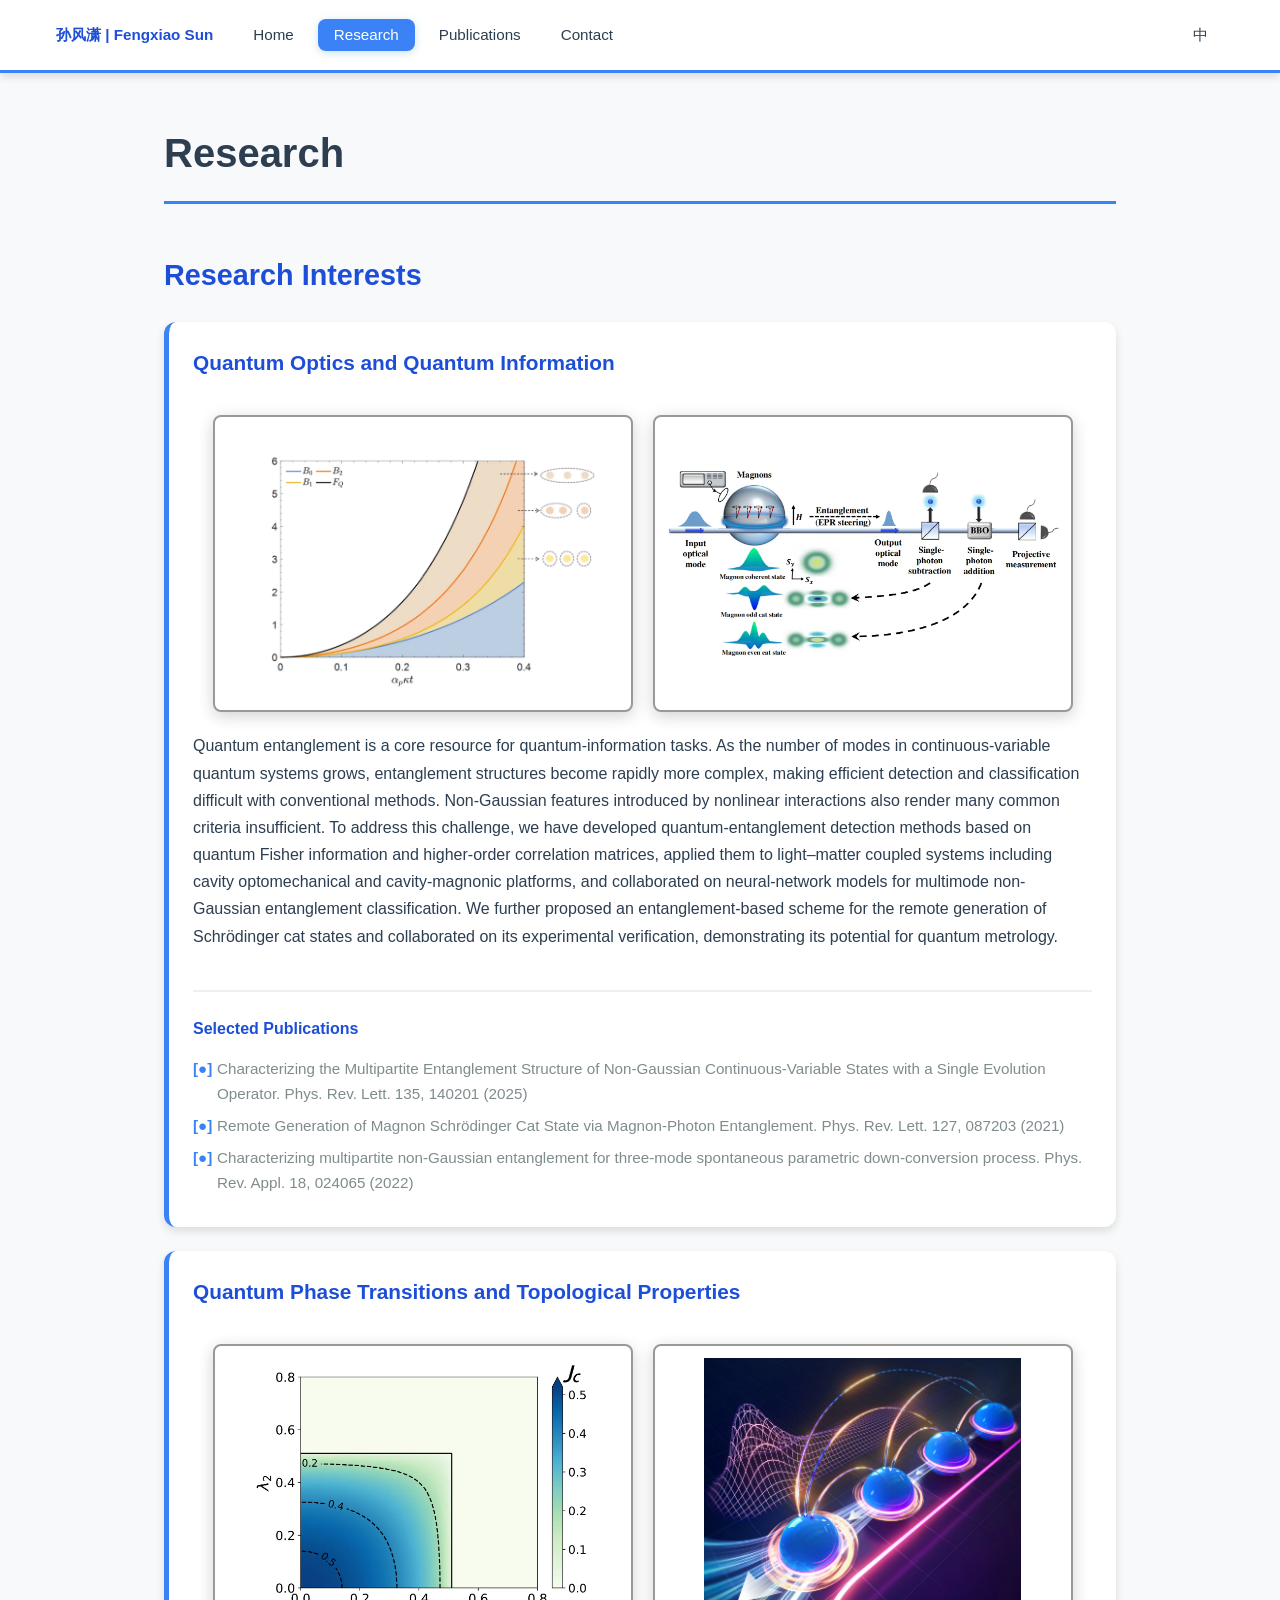
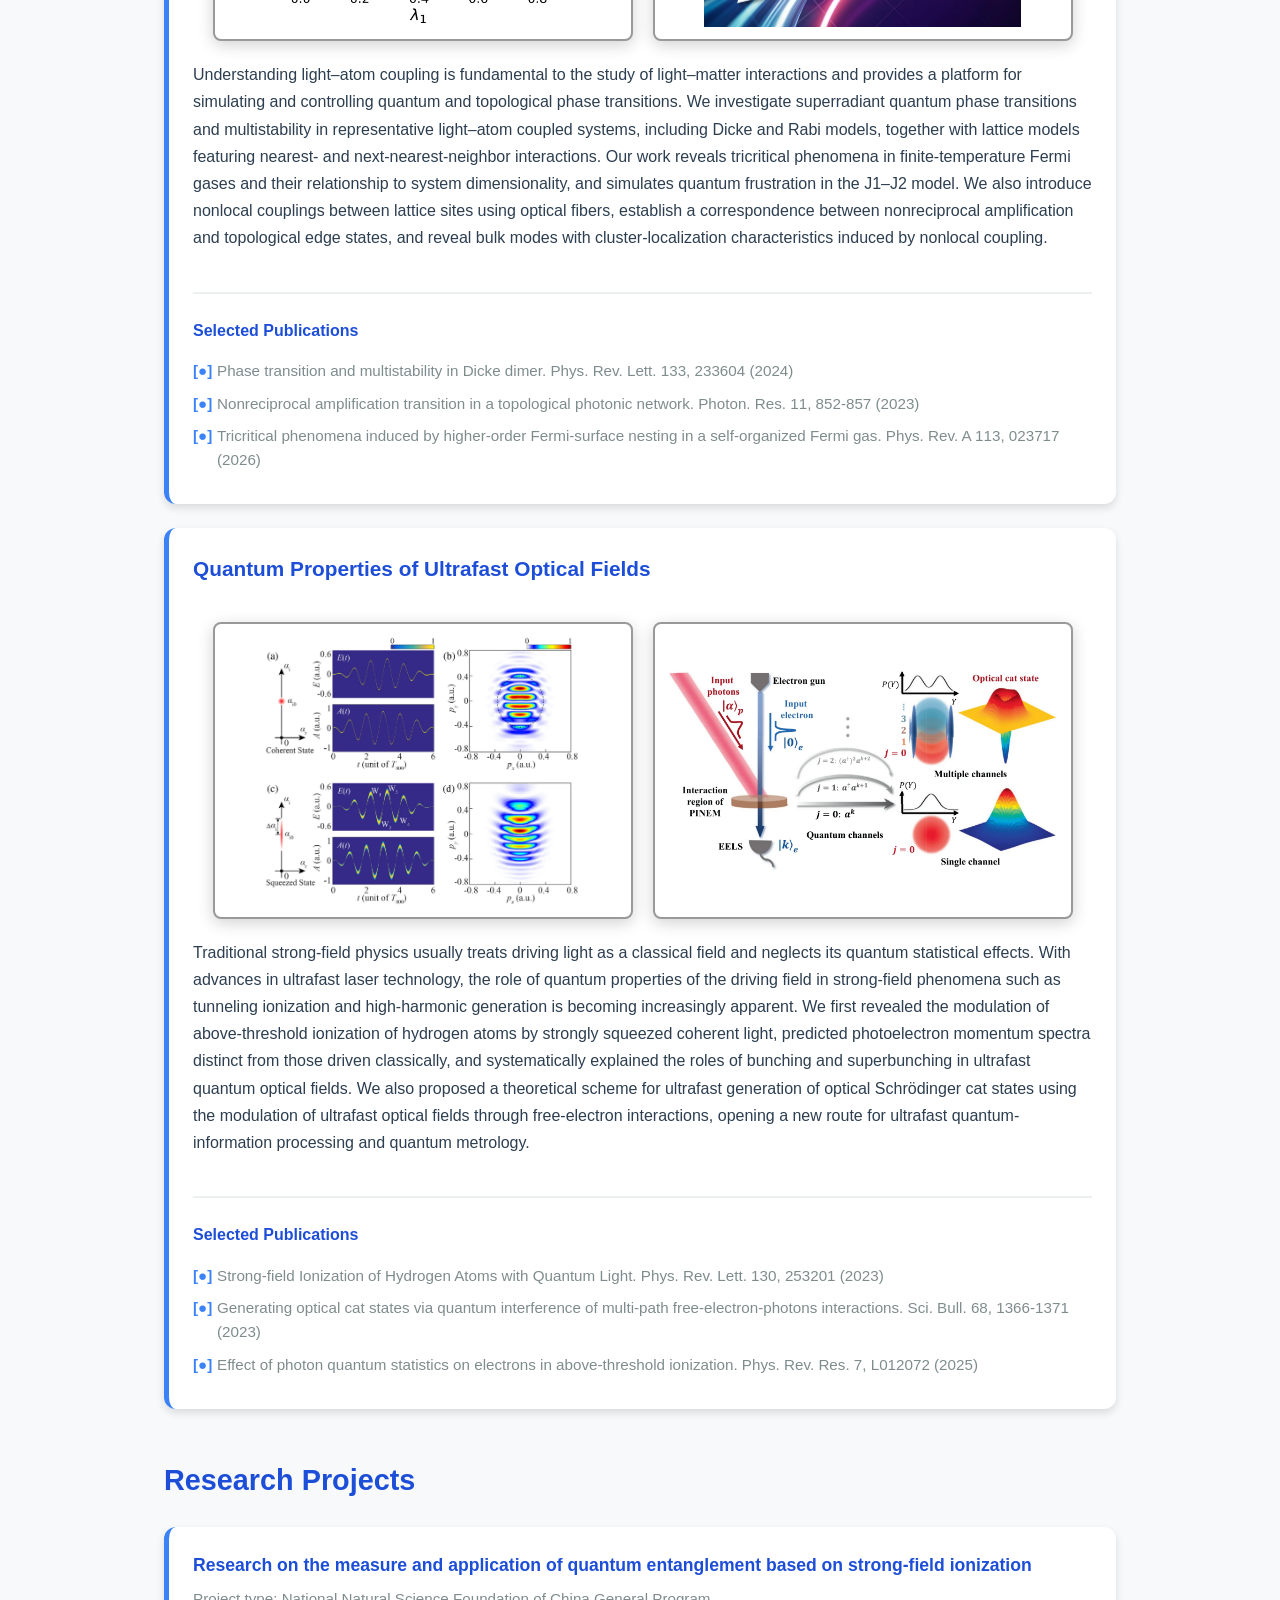
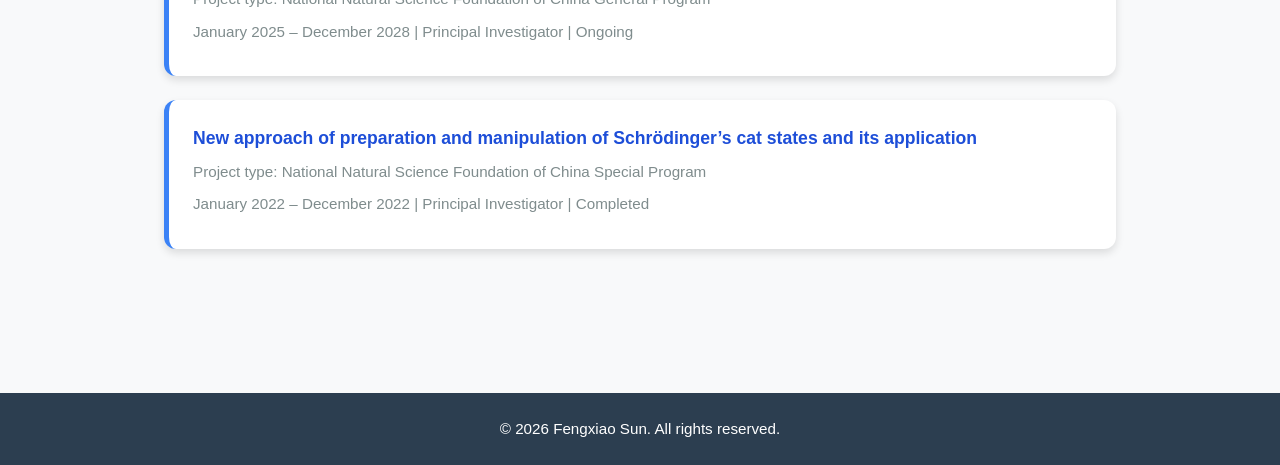
<file: research-en.html>
<!DOCTYPE html>
<html lang="en">
<head>
    <meta charset="UTF-8">
    <meta name="viewport" content="width=device-width, initial-scale=1.0">
    <title>Research - Fengxiao Sun</title>
    <link rel="stylesheet" href="style.css">
    <script src="navbar-en.js" defer></script>
</head>
<body>
    <!-- 导航栏 -->
    <nav class="navbar">
        <div class="navbar-container">
            <a href="index-en.html#profile-section" class="navbar-logo">孙风潇 | Fengxiao Sun</a>
            <ul class="nav-menu">
                <li class="nav-item"><a href="index-en.html" class="nav-link" data-nav-key="home">Home</a></li>
                <li class="nav-item"><a href="research-en.html" class="nav-link" data-nav-key="research">Research</a></li>
                <li class="nav-item"><a href="publications-en.html" class="nav-link" data-nav-key="publications">Publications</a></li>
                <li class="nav-item"><a href="contact-en.html" class="nav-link" data-nav-key="contact">Contact</a></li>
                <li class="nav-item nav-language-item"><a href="research.html" class="nav-link">中</a></li>
            </ul>
        </div>
    </nav>

    <!-- 页面内容 -->
    <main class="main-content">
        <div class="container">
            <h1>Research</h1>
            
            <h2>Research Interests</h2>
            <div class="research-column">
                <!-- Research Interests1 -->
                <div class="research-card" id="quantum-optics">
                    <h3>Quantum Optics and Quantum Information</h3>
                    <div class="research-images">
                        <div class="research-figure-container">
                            <div class="research-figure-inner">
                                <div class="research-figure-front">
                                    <img src="imag/Figure1.webp" alt="Quantum Optics and Quantum Information - Figure 1">
                                </div>
                                <div class="research-figure-back">
                                    <h4>Non-Gaussian Quantum Entanglement Detection</h4>
                                    <p>Quantum-entanglement detection and classification in multimode non-Gaussian systems using quantum Fisher information and higher-order correlation operators.</p>
                                    <a href="https://journals.aps.org/prapplied/abstract/10.1103/PhysRevApplied.18.024065" target="_blank" rel="noopener">>> View Publication</a>
                                </div>
                            </div>
                        </div>
                        <div class="research-figure-container">
                            <div class="research-figure-inner">
                                <div class="research-figure-front">
                                    <img src="imag/Figure2.webp" alt="Quantum Optics and Quantum Information - Figure 2">
                                </div>
                                <div class="research-figure-back">
                                    <h4>Remote Generation of Schrödinger Cat States</h4>
                                    <p>A theoretical entanglement-based scheme for preparing Schrödinger cat states, demonstrated in cavity-magnonic systems.</p>
                                    <a href="https://journals.aps.org/prl/abstract/10.1103/PhysRevLett.127.087203" target="_blank" rel="noopener">>> View Publication</a>
                                </div>
                            </div>
                        </div>
                    </div>
                    <p class="research-intro">Quantum entanglement is a core resource for quantum-information tasks. As the number of modes in continuous-variable quantum systems grows, entanglement structures become rapidly more complex, making efficient detection and classification difficult with conventional methods. Non-Gaussian features introduced by nonlinear interactions also render many common criteria insufficient. To address this challenge, we have developed quantum-entanglement detection methods based on quantum Fisher information and higher-order correlation matrices, applied them to light–matter coupled systems including cavity optomechanical and cavity-magnonic platforms, and collaborated on neural-network models for multimode non-Gaussian entanglement classification. We further proposed an entanglement-based scheme for the remote generation of Schrödinger cat states and collaborated on its experimental verification, demonstrating its potential for quantum metrology.</p>
                    <div class="related-work">
                        <h4>Selected Publications</h4>
                        <ul>
                            <li><a href="https://journals.aps.org/prl/abstract/10.1103/21t1-dqn6" target="_blank" rel="noopener"><span class="paper-title">Characterizing the Multipartite Entanglement Structure of Non-Gaussian Continuous-Variable States with a Single Evolution Operator.</span> <span class="paper-journal">Phys. Rev. Lett. 135, 140201 (2025)</span></a></li>
                            <li><a href="https://journals.aps.org/prl/abstract/10.1103/PhysRevLett.127.087203" target="_blank" rel="noopener"><span class="paper-title">Remote Generation of Magnon Schrödinger Cat State via Magnon-Photon Entanglement.</span> <span class="paper-journal">Phys. Rev. Lett. 127, 087203 (2021)</span></a></li>
                            <li><a href="https://journals.aps.org/prapplied/abstract/10.1103/PhysRevApplied.18.024065" target="_blank" rel="noopener"><span class="paper-title">Characterizing multipartite non-Gaussian entanglement for three-mode spontaneous parametric down-conversion process.</span> <span class="paper-journal">Phys. Rev. Appl. 18, 024065 (2022)</span></a></li>
            </ul>
                    </div>
                </div>

                <!-- Research Interests2 -->
                <div class="research-card" id="ultrafast-optics">
                    <h3>Quantum Phase Transitions and Topological Properties</h3>
                    <div class="research-images">
                        <div class="research-figure-container">
                            <div class="research-figure-inner">
                                <div class="research-figure-front">
                                    <img src="imag/Figure3.webp" alt="Quantum Phase Transitions and Topological Properties - Figure 3">
                                </div>
                                <div class="research-figure-back">
                                    <h4>Superradiant Phase Transitions in Coupled Dicke Models</h4>
                                    <p>A systematic characterization of the superradiant phase diagram and multistability of the coupled Dicke model (Dicke dimer).</p>
                                    <a href="https://journals.aps.org/prl/abstract/10.1103/PhysRevLett.133.233604" target="_blank" rel="noopener">>> View Publication</a>
                                </div>
                            </div>
                        </div>
                        <div class="research-figure-container">
                            <div class="research-figure-inner">
                                <div class="research-figure-front">
                                    <img src="imag/Figure4.webp" alt="Quantum Phase Transitions and Topological Properties - Figure 4">
                                </div>
                                <div class="research-figure-back">
                                    <h4>Nonreciprocal Amplification and Topological Edge States</h4>
                                    <p>Nonlocal nonreciprocal couplings implemented with optical fibers reveal the relationship between nonreciprocal amplification and topological edge states.</p>
                                    <a href="https://doi.org/10.1364/PRJ.485595" target="_blank" rel="noopener">>> View Publication</a>
                                </div>
                            </div>
                        </div>
                    </div>
                    <p class="research-intro">Understanding light–atom coupling is fundamental to the study of light–matter interactions and provides a platform for simulating and controlling quantum and topological phase transitions. We investigate superradiant quantum phase transitions and multistability in representative light–atom coupled systems, including Dicke and Rabi models, together with lattice models featuring nearest- and next-nearest-neighbor interactions. Our work reveals tricritical phenomena in finite-temperature Fermi gases and their relationship to system dimensionality, and simulates quantum frustration in the J1–J2 model. We also introduce nonlocal couplings between lattice sites using optical fibers, establish a correspondence between nonreciprocal amplification and topological edge states, and reveal bulk modes with cluster-localization characteristics induced by nonlocal coupling.</p>
                    <div class="related-work">
                        <h4>Selected Publications</h4>
                        <ul>
                            <li><a href="https://journals.aps.org/prl/abstract/10.1103/PhysRevLett.133.233604" target="_blank" rel="noopener"><span class="paper-title">Phase transition and multistability in Dicke dimer.</span> <span class="paper-journal">Phys. Rev. Lett. 133, 233604 (2024)</span></a></li>
                            <li><a href="https://doi.org/10.1364/PRJ.485595" target="_blank" rel="noopener"><span class="paper-title">Nonreciprocal amplification transition in a topological photonic network.</span> <span class="paper-journal">Photon. Res. 11, 852-857 (2023)</span></a></li>
                            <li><a href="https://journals.aps.org/pra/abstract/10.1103/vph8-186g" target="_blank" rel="noopener"><span class="paper-title">Tricritical phenomena induced by higher-order Fermi-surface nesting in a self-organized Fermi gas.</span> <span class="paper-journal">Phys. Rev. A 113, 023717 (2026)</span></a></li>
            </ul>
                    </div>
                </div>

                <!-- Research Interests3 -->
                <div class="research-card" id="quantum-computing">
                    <h3>Quantum Properties of Ultrafast Optical Fields</h3>
                    <div class="research-images">
                        <div class="research-figure-container">
                            <div class="research-figure-inner">
                                <div class="research-figure-front">
                                    <img src="imag/Figure5.webp" alt="Quantum Properties of Ultrafast Optical Fields - Figure 5">
                                </div>
                                <div class="research-figure-back">
                                    <h4>Ionization of Hydrogen Atoms Driven by Strongly Squeezed Light</h4>
                                    <p>Photoelectron momentum spectra for strong-field ionization of hydrogen atoms driven by squeezed coherent light reveal how the quantum properties of the driving field modulate ionization.</p>
                                    <a href="https://link.aps.org/doi/10.1103/PhysRevLett.130.253201" target="_blank" rel="noopener">>> View Publication</a>
                                </div>
                            </div>
                        </div>
                        <div class="research-figure-container">
                            <div class="research-figure-inner">
                                <div class="research-figure-front">
                                    <img src="imag/Figure6.webp" alt="Quantum Properties of Ultrafast Optical Fields - Figure 6">
                                </div>
                                <div class="research-figure-back">
                                    <h4>Ultrafast Generation of Optical Cat States with Free Electrons</h4>
                                    <p>Quantum-path interference in strongly coupled free-electron–light interactions enables ultrafast generation of optical Schrödinger cat states.</p>
                                    <a href="https://linkinghub.elsevier.com/retrieve/pii/S2095927323003766" target="_blank" rel="noopener">>> View Publication</a>
                                </div>
                            </div>
                        </div>
                    </div>
                    <p class="research-intro">Traditional strong-field physics usually treats driving light as a classical field and neglects its quantum statistical effects. With advances in ultrafast laser technology, the role of quantum properties of the driving field in strong-field phenomena such as tunneling ionization and high-harmonic generation is becoming increasingly apparent. We first revealed the modulation of above-threshold ionization of hydrogen atoms by strongly squeezed coherent light, predicted photoelectron momentum spectra distinct from those driven classically, and systematically explained the roles of bunching and superbunching in ultrafast quantum optical fields. We also proposed a theoretical scheme for ultrafast generation of optical Schrödinger cat states using the modulation of ultrafast optical fields through free-electron interactions, opening a new route for ultrafast quantum-information processing and quantum metrology.</p>
                    <div class="related-work">
                        <h4>Selected Publications</h4>
                        <ul>
                            <li><a href="https://link.aps.org/doi/10.1103/PhysRevLett.130.253201" target="_blank" rel="noopener"><span class="paper-title">Strong-field Ionization of Hydrogen Atoms with Quantum Light.</span> <span class="paper-journal">Phys. Rev. Lett. 130, 253201 (2023)</span></a></li>
                            <li><a href="https://linkinghub.elsevier.com/retrieve/pii/S2095927323003766" target="_blank" rel="noopener"><span class="paper-title">Generating optical cat states via quantum interference of multi-path free-electron-photons interactions.</span> <span class="paper-journal">Sci. Bull. 68, 1366-1371 (2023)</span></a></li>
                            <li><a href="https://link.aps.org/doi/10.1103/PhysRevResearch.7.L012072" target="_blank" rel="noopener"><span class="paper-title">Effect of photon quantum statistics on electrons in above-threshold ionization.</span> <span class="paper-journal">Phys. Rev. Res. 7, L012072 (2025)</span></a></li>
            </ul>
                    </div>
                </div>
            </div>

            <!-- 当前项目 -->
            <section class="current-projects">
                <h2>Research Projects</h2>
                                <div class="project-list project-list-stacked">
                    <div class="project-column">
                    <div class="project-item">
                        <h4>Research on the measure and application of quantum entanglement based on strong-field ionization</h4>
                        <p>Project type: National Natural Science Foundation of China General Program</p>
                        <p>January 2025 – December 2028 | Principal Investigator | Ongoing</p>
                    </div>
                </div>
                <div class="project-column">
                    <div class="project-item">
                        <h4>New approach of preparation and manipulation of Schrödinger’s cat states and its application</h4>
                        <p>Project type: National Natural Science Foundation of China Special Program</p>
                        <p>January 2022 – December 2022 | Principal Investigator | Completed</p>
                    </div>
                </div>
                </div>
            </section>
        </div>
    </main>

    <!-- 页脚 -->
    <footer class="footer">
        <p>&copy; 2026 Fengxiao Sun. All rights reserved.</p>
    </footer>
<script>window.parent.postMessage({ action: "ready" }, "*"); 
 
window.console = new Proxy(console, {
  get(target, prop) {
    if (['log', 'warn', 'error'].includes(prop)) {
      return new Proxy(target[prop], {
        apply(fn, thisArg, args) {
          fn.apply(thisArg, args);
          window.parent.postMessage({ action: 'console', 
            type: prop, 
            args: args.map((arg) => {
              try {
                return JSON.stringify(arg).replace(/^["']|["']$/g, '');
              } catch (e) {
                return arg;
              }
            }) 
          }, '*');
        }
      });
    }
    return target[prop];
  }
});
</script></body>
</html>
</file>
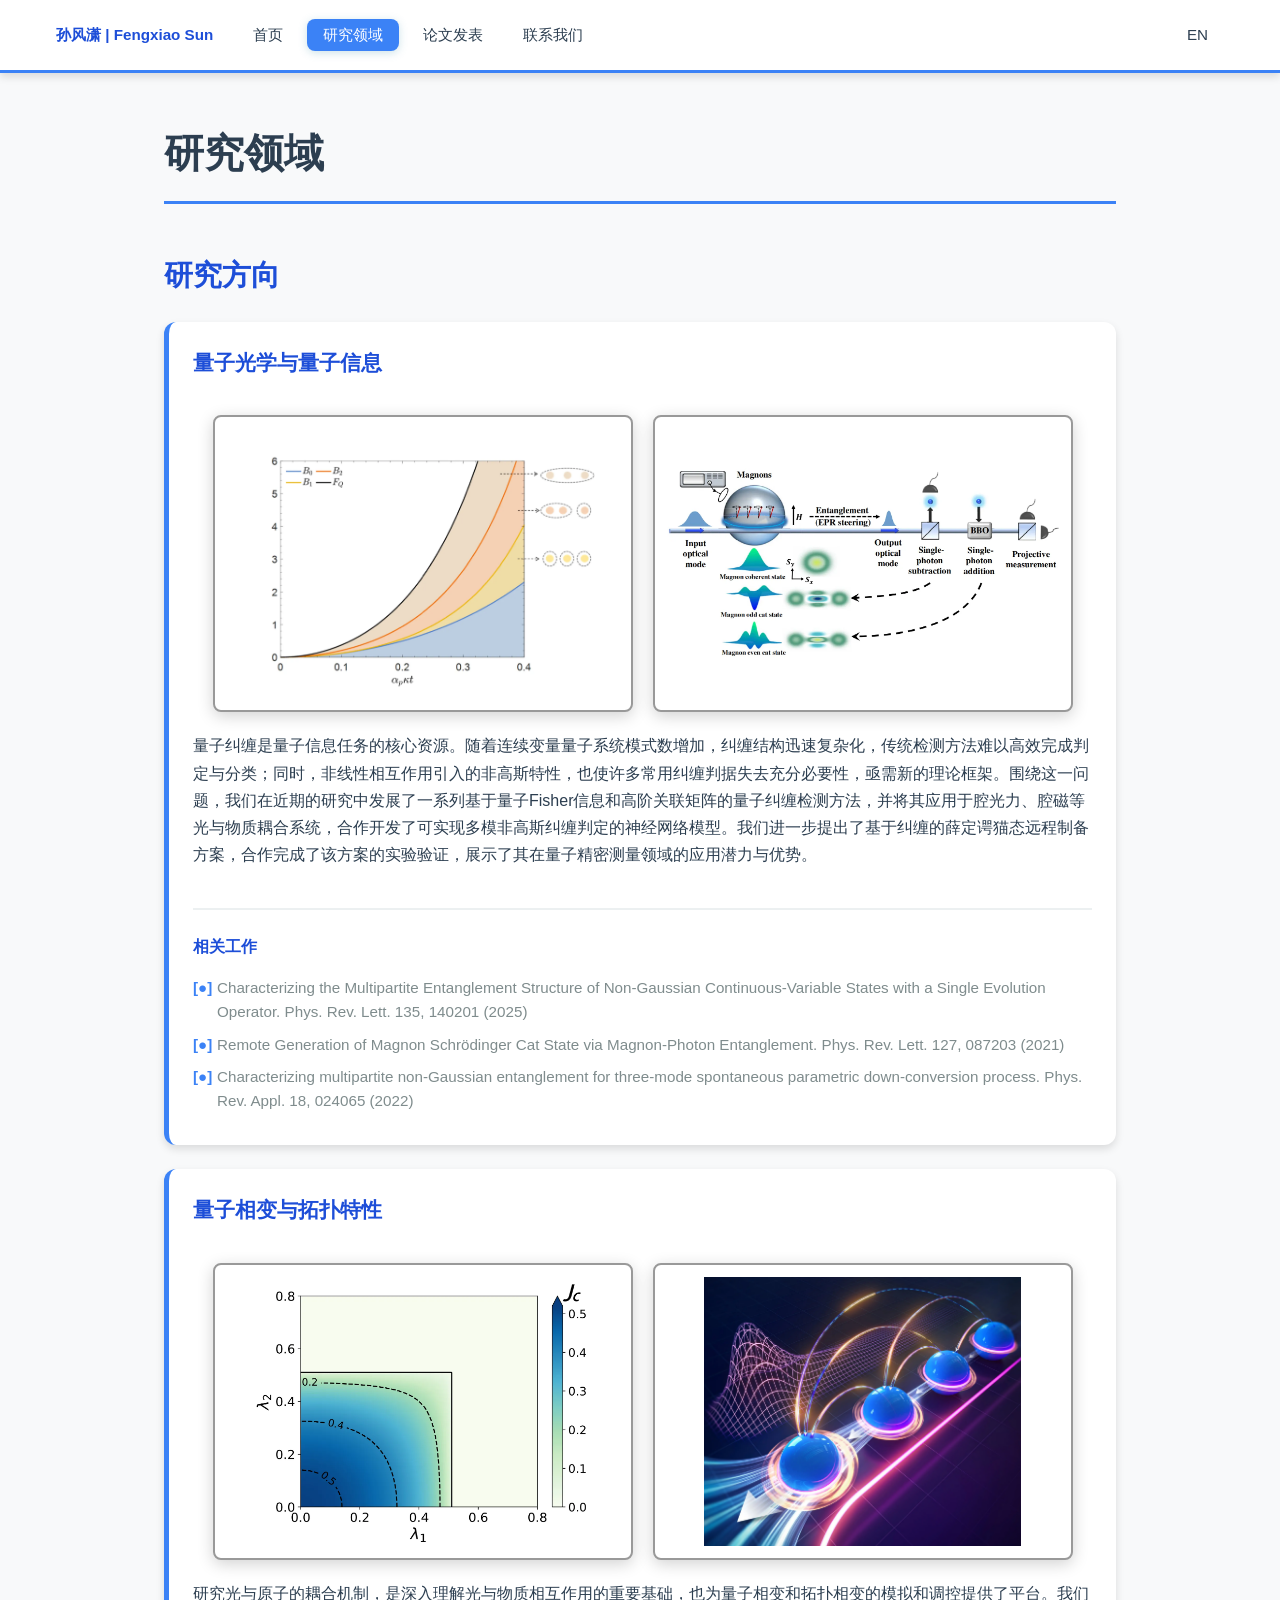
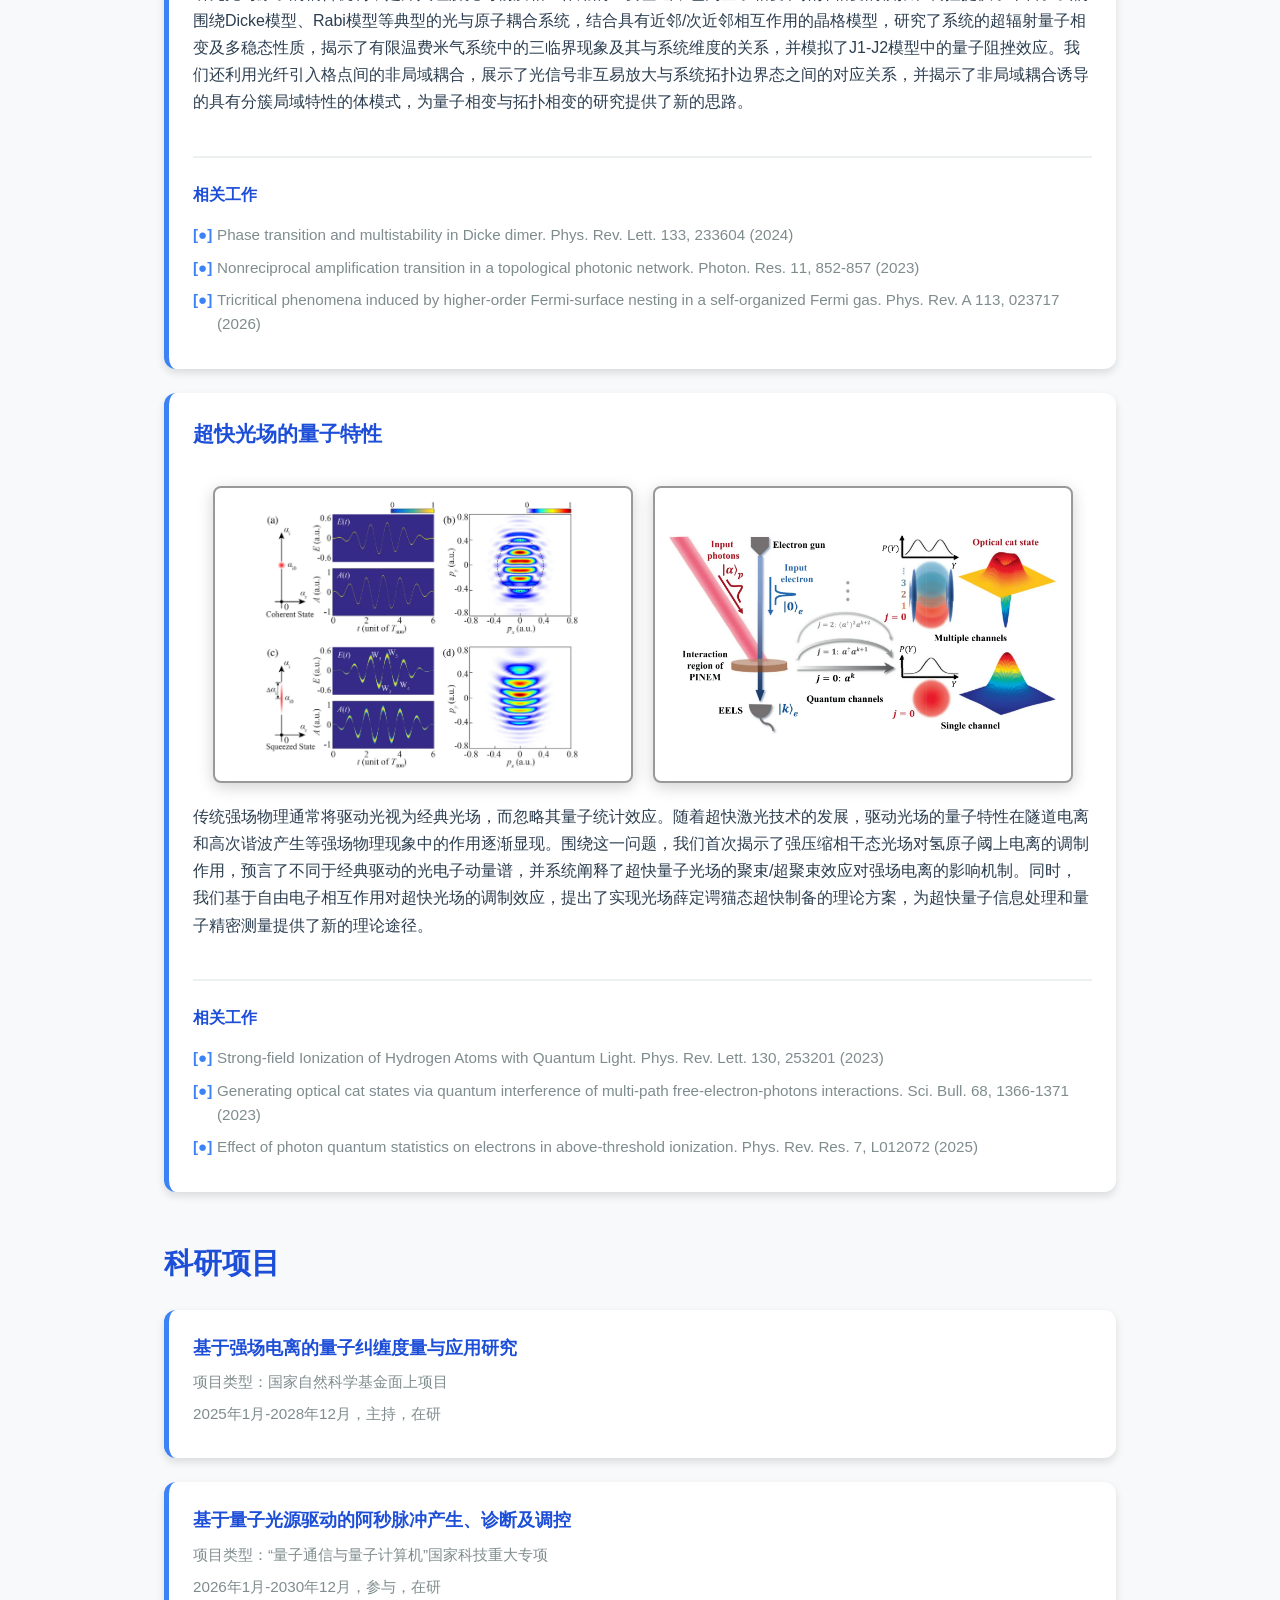
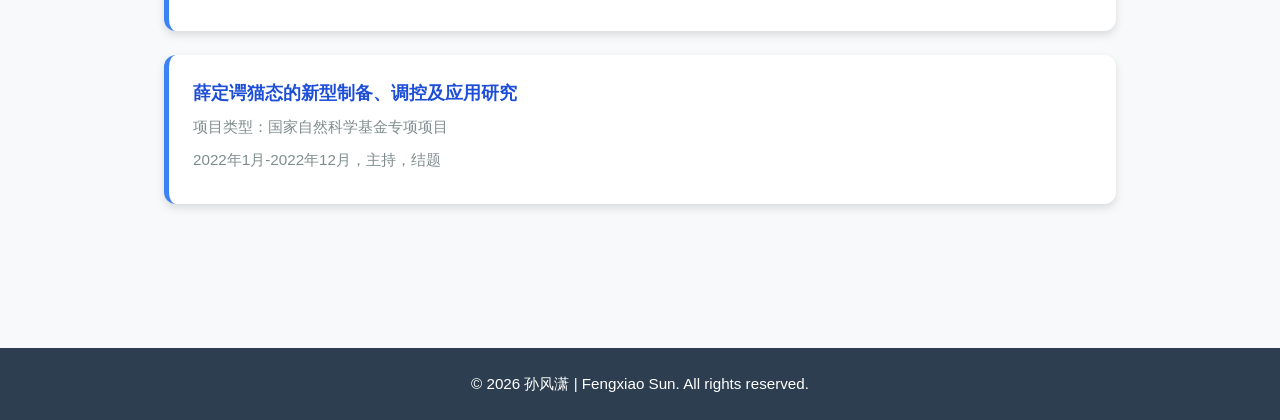
<file: research.html>
<!DOCTYPE html>
<html lang="zh-CN">
<head>
    <meta charset="UTF-8">
    <meta name="viewport" content="width=device-width, initial-scale=1.0">
    <title>研究领域 - 孙风潇</title>
    <link rel="stylesheet" href="style.css">
    <script src="navbar.js" defer></script>
</head>
<body>
    <!-- 导航栏 -->
    <nav class="navbar">
        <div class="navbar-container">
            <a href="index.html#profile-section" class="navbar-logo">孙风潇 | Fengxiao Sun</a>
            <ul class="nav-menu">
                <li class="nav-item"><a href="index.html" class="nav-link" data-nav-key="home">首页</a></li>
                <li class="nav-item"><a href="research.html" class="nav-link" data-nav-key="research">研究领域</a></li>
                <li class="nav-item"><a href="publications.html" class="nav-link" data-nav-key="publications">论文发表</a></li>
                <li class="nav-item"><a href="contact.html" class="nav-link" data-nav-key="contact">联系我们</a></li>
                <li class="nav-item nav-language-item"><a href="research-en.html" class="nav-link">EN</a></li>
            </ul>
        </div>
    </nav>

    <!-- 页面内容 -->
    <main class="main-content">
        <div class="container">
            <h1>研究领域</h1>
            
            <h2>研究方向</h2>
            <div class="research-column">
                <!-- 研究方向1 -->
                <div class="research-card" id="quantum-optics">
                    <h3>量子光学与量子信息</h3>
                    <div class="research-images">
                        <div class="research-figure-container">
                            <div class="research-figure-inner">
                                <div class="research-figure-front">
                                    <img src="imag/Figure1.webp" alt="量子光学与量子信息 - 图1">
                                </div>
                                <div class="research-figure-back">
                                    <h4>非高斯量子纠缠检测</h4>
                                    <p>结合量子Fisher信息和高阶关联算符，实现多模非高斯系统中的量子纠缠检测和分类</p>
                                    <a href="https://journals.aps.org/prapplied/abstract/10.1103/PhysRevApplied.18.024065" target="_blank" rel="noopener">>> 查看论文</a>
                                </div>
                            </div>
                        </div>
                        <div class="research-figure-container">
                            <div class="research-figure-inner">
                                <div class="research-figure-front">
                                    <img src="imag/Figure2.webp" alt="量子光学与量子信息 - 图2">
                                </div>
                                <div class="research-figure-back">
                                    <h4>薛定谔猫态的远程制备</h4>
                                    <p>基于量子纠缠提出薛定谔猫态的制备理论方案，并在腔磁系统中进行了效果展示</p>
                                    <a href="https://journals.aps.org/prl/abstract/10.1103/PhysRevLett.127.087203" target="_blank" rel="noopener">>> 查看论文</a>
                                </div>
                            </div>
                        </div>
                    </div>
                    <p class="research-intro">量子纠缠是量子信息任务的核心资源。随着连续变量量子系统模式数增加，纠缠结构迅速复杂化，传统检测方法难以高效完成判定与分类；同时，非线性相互作用引入的非高斯特性，也使许多常用纠缠判据失去充分必要性，亟需新的理论框架。围绕这一问题，我们在近期的研究中发展了一系列基于量子Fisher信息和高阶关联矩阵的量子纠缠检测方法，并将其应用于腔光力、腔磁等光与物质耦合系统，合作开发了可实现多模非高斯纠缠判定的神经网络模型。我们进一步提出了基于纠缠的薛定谔猫态远程制备方案，合作完成了该方案的实验验证，展示了其在量子精密测量领域的应用潜力与优势。</p>
                    <div class="related-work">
                        <h4>相关工作</h4>
                        <ul>
                            <li><a href="https://journals.aps.org/prl/abstract/10.1103/21t1-dqn6" target="_blank" rel="noopener"><span class="paper-title">Characterizing the Multipartite Entanglement Structure of Non-Gaussian Continuous-Variable States with a Single Evolution Operator.</span> <span class="paper-journal">Phys. Rev. Lett. 135, 140201 (2025)</span></a></li>
                            <li><a href="https://journals.aps.org/prl/abstract/10.1103/PhysRevLett.127.087203" target="_blank" rel="noopener"><span class="paper-title">Remote Generation of Magnon Schrödinger Cat State via Magnon-Photon Entanglement.</span> <span class="paper-journal">Phys. Rev. Lett. 127, 087203 (2021)</span></a></li>
                            <li><a href="https://journals.aps.org/prapplied/abstract/10.1103/PhysRevApplied.18.024065" target="_blank" rel="noopener"><span class="paper-title">Characterizing multipartite non-Gaussian entanglement for three-mode spontaneous parametric down-conversion process.</span> <span class="paper-journal">Phys. Rev. Appl. 18, 024065 (2022)</span></a></li>
            </ul>
                    </div>
                </div>

                <!-- 研究方向2 -->
                <div class="research-card" id="ultrafast-optics">
                    <h3>量子相变与拓扑特性</h3>
                    <div class="research-images">
                        <div class="research-figure-container">
                            <div class="research-figure-inner">
                                <div class="research-figure-front">
                                    <img src="imag/Figure3.webp" alt="量子相变与拓扑特性 - 图3">
                                </div>
                                <div class="research-figure-back">
                                    <h4>耦合Dicke模型的超辐射相变</h4>
                                    <p>系统揭示了耦合Dicke模型（Dicke dimer）的超辐射相变相图及多稳态行为</p>
                                    <a href="https://journals.aps.org/prl/abstract/10.1103/PhysRevLett.133.233604" target="_blank" rel="noopener">>> 查看论文</a>
                                </div>
                            </div>
                        </div>
                        <div class="research-figure-container">
                            <div class="research-figure-inner">
                                <div class="research-figure-front">
                                    <img src="imag/Figure4.webp" alt="量子相变与拓扑特性 - 图4">
                                </div>
                                <div class="research-figure-back">
                                    <h4>非互易放大与拓扑边界态</h4>
                                    <p>基于光纤实现系统的非局域非互易耦合，揭示了系统非互易放大与拓扑边界态之间的关系</p>
                                    <a href="https://doi.org/10.1364/PRJ.485595" target="_blank" rel="noopener">>> 查看论文</a>
                                </div>
                            </div>
                        </div>
                    </div>
                    <p class="research-intro">研究光与原子的耦合机制，是深入理解光与物质相互作用的重要基础，也为量子相变和拓扑相变的模拟和调控提供了平台。我们围绕Dicke模型、Rabi模型等典型的光与原子耦合系统，结合具有近邻/次近邻相互作用的晶格模型，研究了系统的超辐射量子相变及多稳态性质，揭示了有限温费米气系统中的三临界现象及其与系统维度的关系，并模拟了J1-J2模型中的量子阻挫效应。我们还利用光纤引入格点间的非局域耦合，展示了光信号非互易放大与系统拓扑边界态之间的对应关系，并揭示了非局域耦合诱导的具有分簇局域特性的体模式，为量子相变与拓扑相变的研究提供了新的思路。</p>
                    <div class="related-work">
                        <h4>相关工作</h4>
                        <ul>
                            <li><a href="https://journals.aps.org/prl/abstract/10.1103/PhysRevLett.133.233604" target="_blank" rel="noopener"><span class="paper-title">Phase transition and multistability in Dicke dimer.</span> <span class="paper-journal">Phys. Rev. Lett. 133, 233604 (2024)</span></a></li>
                            <li><a href="https://doi.org/10.1364/PRJ.485595" target="_blank" rel="noopener"><span class="paper-title">Nonreciprocal amplification transition in a topological photonic network.</span> <span class="paper-journal">Photon. Res. 11, 852-857 (2023)</span></a></li>
                            <li><a href="https://journals.aps.org/pra/abstract/10.1103/vph8-186g" target="_blank" rel="noopener"><span class="paper-title">Tricritical phenomena induced by higher-order Fermi-surface nesting in a self-organized Fermi gas.</span> <span class="paper-journal">Phys. Rev. A 113, 023717 (2026)</span></a></li>
            </ul>
                    </div>
                </div>

                <!-- 研究方向3 -->
                <div class="research-card" id="quantum-computing">
                    <h3>超快光场的量子特性</h3>
                    <div class="research-images">
                        <div class="research-figure-container">
                            <div class="research-figure-inner">
                                <div class="research-figure-front">
                                    <img src="imag/Figure5.webp" alt="超快光场的量子特性 - 图5">
                                </div>
                                <div class="research-figure-back">
                                    <h4>强压缩光驱动的氢原子电离</h4>
                                    <p>绘制了压缩相干态光场驱动下氢原子强场电离的光电子动量谱，阐明驱动光场量子特性对强场电离的调制作用</p>
                                    <a href="https://link.aps.org/doi/10.1103/PhysRevLett.130.253201" target="_blank" rel="noopener">>> 查看论文</a>
                                </div>
                            </div>
                        </div>
                        <div class="research-figure-container">
                            <div class="research-figure-inner">
                                <div class="research-figure-front">
                                    <img src="imag/Figure6.webp" alt="超快光场的量子特性 - 图6">
                                </div>
                                <div class="research-figure-back">
                                    <h4>基于自由电子的光学猫态超快制备</h4>
                                    <p>揭示了自由电子-光场强耦合的量子通道干涉效应，并基于此实现了光场薛定谔猫态的超快制备</p>
                                    <a href="https://linkinghub.elsevier.com/retrieve/pii/S2095927323003766" target="_blank" rel="noopener">>> 查看论文</a>
                                </div>
                            </div>
                        </div>
                    </div>
                    <p class="research-intro">传统强场物理通常将驱动光视为经典光场，而忽略其量子统计效应。随着超快激光技术的发展，驱动光场的量子特性在隧道电离和高次谐波产生等强场物理现象中的作用逐渐显现。围绕这一问题，我们首次揭示了强压缩相干态光场对氢原子阈上电离的调制作用，预言了不同于经典驱动的光电子动量谱，并系统阐释了超快量子光场的聚束/超聚束效应对强场电离的影响机制。同时，我们基于自由电子相互作用对超快光场的调制效应，提出了实现光场薛定谔猫态超快制备的理论方案，为超快量子信息处理和量子精密测量提供了新的理论途径。</p>
                    <div class="related-work">
                        <h4>相关工作</h4>
                        <ul>
                            <li><a href="https://link.aps.org/doi/10.1103/PhysRevLett.130.253201" target="_blank" rel="noopener"><span class="paper-title">Strong-field Ionization of Hydrogen Atoms with Quantum Light.</span> <span class="paper-journal">Phys. Rev. Lett. 130, 253201 (2023)</span></a></li>
                            <li><a href="https://linkinghub.elsevier.com/retrieve/pii/S2095927323003766" target="_blank" rel="noopener"><span class="paper-title">Generating optical cat states via quantum interference of multi-path free-electron-photons interactions.</span> <span class="paper-journal">Sci. Bull. 68, 1366-1371 (2023)</span></a></li>
                            <li><a href="https://link.aps.org/doi/10.1103/PhysRevResearch.7.L012072" target="_blank" rel="noopener"><span class="paper-title">Effect of photon quantum statistics on electrons in above-threshold ionization.</span> <span class="paper-journal">Phys. Rev. Res. 7, L012072 (2025)</span></a></li>
            </ul>
                    </div>
                </div>
            </div>

            <!-- 当前项目 -->
            <section class="current-projects">
                <h2>科研项目</h2>
                <div class="project-column">
                    <div class="project-item">
                        <h4>基于强场电离的量子纠缠度量与应用研究</h4>
                        <p>项目类型：国家自然科学基金面上项目</p>
                        <p>2025年1月-2028年12月，主持，在研</p>
                    </div>
                <div class="project-column">
                    <div class="project-item">
                        <h4>基于量子光源驱动的阿秒脉冲产生、诊断及调控</h4>
                        <p>项目类型：“量子通信与量子计算机”国家科技重大专项</p>
                        <p>2026年1月-2030年12月，参与，在研</p>
                    </div>
                    <div class="project-item">
                        <h4>薛定谔猫态的新型制备、调控及应用研究</h4>
                        <p>项目类型：国家自然科学基金专项项目</p>
                        <p>2022年1月-2022年12月，主持，结题</p>
                    </div>
                </div>
            </section>
        </div>
    </main>

    <!-- 页脚 -->
    <footer class="footer">
        <p>&copy; 2026 孙风潇 | Fengxiao Sun. All rights reserved.</p>
    </footer>
<script>window.parent.postMessage({ action: "ready" }, "*"); 
 
window.console = new Proxy(console, {
  get(target, prop) {
    if (['log', 'warn', 'error'].includes(prop)) {
      return new Proxy(target[prop], {
        apply(fn, thisArg, args) {
          fn.apply(thisArg, args);
          window.parent.postMessage({ action: 'console', 
            type: prop, 
            args: args.map((arg) => {
              try {
                return JSON.stringify(arg).replace(/^["']|["']$/g, '');
              } catch (e) {
                return arg;
              }
            }) 
          }, '*');
        }
      });
    }
    return target[prop];
  }
});
</script></body>
</html>
</file>
<file: style.css>
:root {
  /* 主色调 - 亮蓝色系 */
  --primary-color: #3b82f6;
  --primary-dark: #1d4ed8;
  --primary-light: #60a5fa;
  --primary-pale: #eff6ff;
  
  /* 文字和背景 */
  --text-dark: #2c3e50;
  --text-light: #7f8c8d;
  --bg-white: #ffffff;
  --bg-light: #f8f9fa;
  
  /* 边框和分割线 */
  --border-color: #d4e6f1;
  --border-light: #ecf0f1;
  
  /* 阴影 - Material Design */
  --shadow-sm: 0 2px 4px rgba(0, 0, 0, 0.08);
  --shadow-md: 0 4px 8px rgba(0, 0, 0, 0.12);
  --shadow-lg: 0 8px 16px rgba(0, 0, 0, 0.15);
  --shadow-xl: 0 12px 24px rgba(0, 0, 0, 0.18);
  
  /* 圆角 */
  --radius-sm: 4px;
  --radius-md: 8px;
  --radius-lg: 12px;
  --radius-xl: 16px;
  
  /* 间距 */
  --spacing-xs: 4px;
  --spacing-sm: 8px;
  --spacing-md: 16px;
  --spacing-lg: 24px;
  --spacing-xl: 32px;
  --spacing-2xl: 48px;
  
  /* 过渡效果 */
  --transition: all 0.3s ease-in-out;
}

/* ============================================
   全局重置和基础样式
   ============================================ */
* {
  margin: 0;
  padding: 0;
  box-sizing: border-box;
}

html {
  scroll-behavior: smooth;
}

body {
  font-family: -apple-system, BlinkMacSystemFont, 'Segoe UI', Roboto, 'Helvetica Neue', Arial, sans-serif;
  color: var(--text-dark);
  background-color: var(--bg-light);
  line-height: 1.6;
  font-size: 16px;
}

a {
  color: var(--primary-color);
  text-decoration: none;
  transition: var(--transition);
}

a:hover {
  color: var(--primary-dark);
}

/* ============================================
   导航栏
   ============================================ */
.navbar {
  background-color: var(--bg-white);
  box-shadow: var(--shadow-md);
  position: sticky;
  top: 0;
  z-index: 1000;
  border-bottom: 3px solid var(--primary-color);
}

.navbar-container {
  max-width: 1200px;
  margin: 0 auto;
  padding: 0 var(--spacing-md);
  display: flex;
  justify-content: flex-start;
  align-items: center;
  height: 70px;
  gap: var(--spacing-lg);
}

.navbar-logo {
  font-size: 0.95em;
  font-weight: 600;
  color: var(--primary-dark);
  white-space: nowrap;
  min-width: fit-content;
  flex-shrink: 0;
}

.nav-menu {
  display: flex;
  list-style: none;
  gap: var(--spacing-sm);
  flex: 1 1 auto;
  justify-content: center;
}

.nav-language-item {
  margin-left: auto;
}

.nav-item {
  height: 100%;
  display: flex;
  align-items: center;
}

.nav-link {
  color: var(--text-dark);
  font-weight: 500;
  padding: var(--spacing-xs) var(--spacing-md);
  border-radius: var(--radius-md);
  background-color: transparent;
  transition: var(--transition);
  display: block;
  font-size: 0.95em;
}

.nav-link:hover {
  color: var(--primary-color);
  background-color: rgba(91, 163, 181, 0.08);
}

.nav-link.active {
  color: white;
  background-color: var(--primary-color);
  box-shadow: 0 2px 8px rgba(91, 163, 181, 0.3);
}

/* ============================================
   主容器和布局
   ============================================ */
.container {
  max-width: 1000px;
  margin: 0 auto;
  padding: var(--spacing-lg);
}

.main-content {
  min-height: calc(100vh - 70px - 60px);
  padding: var(--spacing-lg) 0;
}

/* ============================================
   页面标题
   ============================================ */
h1 {
  font-size: 2.5em;
  margin-bottom: var(--spacing-lg);
  color: var(--text-dark);
  border-bottom: 3px solid var(--primary-color);
  padding-bottom: var(--spacing-md);
}

h2 {
  font-size: 1.8em;
  margin-top: var(--spacing-2xl);
  margin-bottom: var(--spacing-lg);
  color: var(--primary-dark);
}

h3 {
  font-size: 1.3em;
  color: var(--text-dark);
  margin-bottom: var(--spacing-sm);
}

h4 {
  font-size: 1.1em;
  color: var(--text-dark);
  margin-bottom: var(--spacing-sm);
}

/* 章节小标题 */
.section-subtitle {
  font-size: 1.4em;
  color: var(--primary-dark);
  margin-bottom: var(--spacing-lg);
  padding-left: var(--spacing-md);
  border-left: 4px solid var(--primary-color);
  font-weight: 700;
}

/* ============================================
   首页 - 个人信息卡片
   ============================================ */
.hero-section {
  display: flex;
  justify-content: center;
  margin-bottom: var(--spacing-lg);
}

#profile-section {
  scroll-margin-top: 90px;
}

.profile-card {
  background: linear-gradient(135deg, var(--primary-pale) 0%, var(--bg-white) 100%);
  padding: var(--spacing-xl) var(--spacing-lg) var(--spacing-lg);
  border-radius: var(--radius-lg);
  text-align: center;
  box-shadow: var(--shadow-lg);
  max-width: 500px;
  width: 100%;
}

.avatar-image {
  width: 200px;
  height: 200px;
  margin: 0 auto var(--spacing-md);
  border-radius: 50%;
  box-shadow: var(--shadow-md);
  object-fit: cover;
  border: 4px solid var(--primary-color);
}

.profile-name {
  font-size: 2em;
  margin: var(--spacing-sm) 0;
  border: none;
  padding: 0;
}}

.profile-subtitle {
  font-size: 1.3em;
  color: var(--primary-color);
  margin-bottom: var(--spacing-sm);
  font-weight: 500;
}

.profile-title {
  font-size: 1.1em;
  color: var(--text-light);
  margin-bottom: var(--spacing-sm);
}

.profile-bio {
  font-size: 1em;
  color: var(--text-light);
  font-style: italic;
}

/* ============================================
   快速导航卡片
   ============================================ */
.quick-links {
  margin-bottom: var(--spacing-2xl);
}

.links-grid {
  display: grid;
  grid-template-columns: repeat(auto-fit, minmax(220px, 1fr));
  gap: var(--spacing-lg);
}

.link-card {
  background: var(--bg-white);
  padding: var(--spacing-lg);
  border-radius: var(--radius-lg);
  box-shadow: var(--shadow-md);
  text-align: center;
  transition: var(--transition);
  display: block;
  border-top: 4px solid var(--primary-color);
}

.link-card:hover {
  transform: translateY(-8px);
  box-shadow: var(--shadow-xl);
}

.link-icon {
  font-size: 2.5em;
  margin-bottom: var(--spacing-md);
}

.link-card h3 {
  margin-bottom: var(--spacing-sm);
}

.link-card p {
  color: var(--text-light);
  font-size: 0.95em;
}

/* ============================================
   简介部分
   ============================================ */
.intro-section {
  background: var(--bg-white);
  padding: 4px var(--spacing-lg) var(--spacing-lg);
  border-radius: var(--radius-lg);
  box-shadow: var(--shadow-md);
  line-height: 1.8;
}

.intro-section-reduced {
  margin-top: -var(--spacing-lg);
}

.intro-section p {
  margin-bottom: var(--spacing-md);
  color: var(--text-dark);
}

/* ============================================
   研究方向卡片
   ============================================ */
/* 首页：横向分布网格 */
.research-grid {
  display: grid;
  grid-template-columns: repeat(3, 1fr);
  gap: var(--spacing-lg);
  margin-bottom: var(--spacing-2xl);
}

/* research.html：纵向分布 */
.research-column {
  display: flex;
  flex-direction: column;
  gap: var(--spacing-lg);
  margin-bottom: var(--spacing-2xl);
}

.research-card {
  background: var(--bg-white);
  padding: var(--spacing-lg);
  border-radius: var(--radius-lg);
  box-shadow: var(--shadow-md);
  border-left: 5px solid var(--primary-color);
  transition: var(--transition);
  display: flex;
  flex-direction: column;
}

.research-card[id] {
  scroll-margin-top: 90px;
}

.research-card:hover {
  transform: translateY(-4px);
  box-shadow: var(--shadow-lg);
}

.research-card h3 {
  color: var(--primary-dark);
  margin-bottom: var(--spacing-md);
}

.research-card p {
  line-height: 1.7;
  margin-bottom: var(--spacing-md);
}

.research-card p.research-intro {
  color: var(--text-dark);
}

.paper-title {
  color: var(--text-light);
}

.paper-journal {
  color: var(--text-light);
}

/* 研究卡片图片占位符 */
.research-images {
    display: flex;
    gap: 20px;
    margin: 20px 0;
    justify-content: center;
    flex-wrap: wrap;
}

.research-figure-container {
    max-width: 420px;
    width: 100%;
    aspect-ratio: 1.414;
    perspective: 1000px;
    cursor: pointer;
}

.research-figure-inner {
    position: relative;
    width: 100%;
    height: 100%;
    transition: transform 0.6s ease-in-out;
    transform-style: preserve-3d;
}

.research-figure-container:hover .research-figure-inner {
    transform: rotateY(180deg);
}

.research-figure-front,
.research-figure-back {
    position: absolute;
    width: 100%;
    height: 100%;
    backface-visibility: hidden;
    display: flex;
    align-items: center;
    justify-content: center;
    border-radius: 8px;
    border: 2px solid #999999;
    box-shadow: 0 4px 16px rgba(0, 0, 0, 0.18);
    padding: 12px;
}

.research-figure-front {
    background-color: white;
}

.research-figure-back {
    background: linear-gradient(135deg, #f0f4f8, #ffffff);
    transform: rotateY(180deg);
    padding: 16px;
    overflow-y: auto;
    flex-direction: column;
}

.research-figure-front img {
    max-width: 100%;
    max-height: 100%;
    object-fit: contain;
}

.research-figure-back h4 {
    color: var(--primary-dark);
    margin-bottom: 12px;
    font-size: 1.05em;
    text-align: left;
    font-weight: 700;
}

.research-figure-back p {
    color: var(--text-light);
    font-size: 0.92em;
    line-height: 1.5;
    margin-bottom: 12px;
    text-align: left;
}

.research-figure-back a {
    display: block;
    color: var(--primary-color);
    font-weight: 600;
    font-size: 0.92em;
    margin-top: 12px;
    text-align: left;
}

.img-placeholder {
  flex: 1;
  height: 180px;
  background: linear-gradient(135deg, var(--border-light) 0%, #d5dbdb 100%);
  border-radius: var(--radius-md);
  display: flex;
  align-items: center;
  justify-content: center;
  color: var(--text-light);
  font-size: 0.95em;
  font-weight: 500;
  border: 2px dashed #bdc3c7;
}

.research-tags {
  display: flex;
  flex-wrap: wrap;
  gap: var(--spacing-sm);
}

.tag {
  background-color: var(--primary-pale);
  color: var(--primary-dark);
  padding: var(--spacing-xs) var(--spacing-sm);
  border-radius: var(--radius-sm);
  font-size: 0.85em;
  font-weight: 500;
}

/* "了解更多"链接 */
.read-more {
  display: inline-block;
  color: var(--primary-color);
  font-weight: 600;
  padding: var(--spacing-xs) var(--spacing-sm);
  border-radius: var(--radius-sm);
  background-color: transparent;
  transition: var(--transition);
  margin-top: auto;
}

.read-more:hover {
  color: var(--primary-dark);
  background-color: var(--primary-pale);
}

/* 相关工作部分 */
.related-work {
  margin-top: var(--spacing-lg);
  padding-top: var(--spacing-lg);
  border-top: 2px solid var(--border-light);
}

.related-work h4 {
  color: var(--primary-dark);
  margin-bottom: var(--spacing-md);
  font-size: 1em;
}

.related-work ul {
  list-style: none;
  padding: 0;
}

.related-work li {
  margin-bottom: var(--spacing-sm);
  padding-left: var(--spacing-lg);
  position: relative;
  font-size: 0.95em;
}

.related-work li a {
  color: var(--text-light);
}

.related-work li a:hover {
  color: var(--primary-color);
}

.related-work li::before {
  content: '[●]';
  position: absolute;
  left: 0;
  color: var(--primary-color);
  font-weight: bold;
}

/* ============================================
   当前项目
   ============================================ */
.current-projects {
  margin-bottom: var(--spacing-2xl);
}

.project-list {
  display: grid;
  grid-template-columns: repeat(auto-fit, minmax(280px, 1fr));
  gap: var(--spacing-lg);
}

.project-column {
  display: flex;
  flex-direction: column;
  gap: var(--spacing-lg);
}

.project-item {
  background: var(--bg-white);
  padding: var(--spacing-lg);
  border-radius: var(--radius-lg);
  box-shadow: var(--shadow-md);
  border-left: 5px solid var(--primary-color);
}

.project-item h4 {
  color: var(--primary-dark);
  margin-bottom: var(--spacing-sm);
}

.project-item p {
  color: var(--text-light);
  margin-bottom: var(--spacing-sm);
  font-size: 0.95em;
}

/* ============================================
   论文发表统计
   ============================================ */
.publication-stats {
  display: grid;
  grid-template-columns: repeat(auto-fit, minmax(150px, 1fr));
  gap: var(--spacing-lg);
  margin-bottom: var(--spacing-2xl);
}

.stats-update-note {
  margin: calc(-1 * var(--spacing-lg)) 0 var(--spacing-xl);
  color: var(--text-light);
  font-size: 0.8em;
  text-align: right;
}

.stat-card {
  background: linear-gradient(135deg, var(--primary-color), var(--primary-light));
  color: white;
  padding: var(--spacing-lg);
  border-radius: var(--radius-lg);
  text-align: center;
  box-shadow: var(--shadow-md);
}

.stat-card h3 {
  font-size: 2em;
  color: white;
  margin-bottom: var(--spacing-sm);
}

.stat-card p {
  color: rgba(255, 255, 255, 0.9);
}

/* ============================================
   论文列表
   ============================================ */
.publication-list {
  margin-bottom: var(--spacing-2xl);
}

.publication-item {
  background: var(--bg-white);
  padding: var(--spacing-lg);
  margin-bottom: var(--spacing-lg);
  border-radius: var(--radius-lg);
  box-shadow: var(--shadow-md);
  border-left: 5px solid var(--primary-color);
  display: flex;
  gap: var(--spacing-lg);
}

.pub-year {
  min-width: 60px;
  font-weight: 700;
  color: var(--primary-color);
  font-size: 1.2em;
}

.pub-content {
  flex: 1;
}

.pub-content h4 {
  color: var(--text-dark);
  margin-bottom: var(--spacing-sm);
}

.pub-authors {
  font-size: 0.95em;
  color: var(--text-light);
  margin-bottom: var(--spacing-sm);
}

.pub-journal {
  color: var(--text-light);
  font-size: 0.95em;
  margin-bottom: var(--spacing-sm);
}

.pub-doi {
  color: var(--primary-color);
  font-size: 0.9em;
}

.publication-note {
  text-align: center;
  color: var(--text-light);
  margin-top: var(--spacing-lg);
}

/* ============================================
   简历 - 时间线
   ============================================ */
.cv-section {
  margin-bottom: var(--spacing-2xl);
}

.timeline {
  position: relative;
  padding-left: var(--spacing-xl);
}

.timeline::before {
  content: '';
  position: absolute;
  left: var(--spacing-md);
  top: 0;
  bottom: 0;
  width: 3px;
  background-color: var(--primary-light);
}

.timeline-item {
  position: relative;
  margin-bottom: var(--spacing-xl);
  background: var(--bg-white);
  padding: var(--spacing-lg);
  border-radius: var(--radius-lg);
  box-shadow: var(--shadow-sm);
}

.timeline-dot {
  position: absolute;
  left: -14px;
  top: 30px;
  width: 24px;
  height: 24px;
  background-color: var(--primary-color);
  border: 3px solid var(--bg-white);
  border-radius: 50%;
  box-shadow: 0 0 0 3px var(--primary-light);
}

.timeline-content h3 {
  color: var(--primary-dark);
}

.timeline-date {
  color: var(--primary-color);
  font-weight: 600;
  margin-bottom: var(--spacing-sm);
}

.timeline-content p {
  color: var(--text-light);
}

/* ============================================
   荣誉奖励网格
   ============================================ */
.awards-grid {
  display: grid;
  grid-template-columns: repeat(auto-fit, minmax(250px, 1fr));
  gap: var(--spacing-lg);
  margin-bottom: var(--spacing-2xl);
}

.award-item {
  background: var(--bg-white);
  padding: var(--spacing-lg);
  border-radius: var(--radius-lg);
  box-shadow: var(--shadow-sm);
  border-top: 4px solid var(--primary-color);
  transition: var(--transition);
}

.award-item:hover {
  transform: translateY(-4px);
  box-shadow: var(--shadow-md);
}

.award-item h4 {
  color: var(--primary-dark);
  margin-bottom: var(--spacing-sm);
}

.award-item p {
  color: var(--text-light);
  font-size: 0.95em;
  margin-bottom: var(--spacing-sm);
}

/* ============================================
   学术服务列表
   ============================================ */
.service-list {
  display: grid;
  grid-template-columns: repeat(auto-fit, minmax(300px, 1fr));
  gap: var(--spacing-lg);
  margin-bottom: var(--spacing-2xl);
}

.service-item {
  background: var(--bg-white);
  padding: var(--spacing-lg);
  border-radius: var(--radius-lg);
  box-shadow: var(--shadow-sm);
  border-left: 5px solid var(--primary-light);
}

.service-item h4 {
  color: var(--primary-dark);
  margin-bottom: var(--spacing-md);
}

.service-item ul {
  list-style: none;
  padding: 0;
}

.service-item li {
  color: var(--text-light);
  margin-bottom: var(--spacing-sm);
  padding-left: var(--spacing-md);
  position: relative;
}

.service-item li::before {
  content: '▸';
  position: absolute;
  left: 0;
  color: var(--primary-color);
}

/* ============================================
   联系方式卡片
   ============================================ */
.contact-section {
  margin-bottom: var(--spacing-2xl);
}

.contact-grid {
  display: grid;
  grid-template-columns: repeat(auto-fit, minmax(250px, 1fr));
  gap: var(--spacing-lg);
}

.contact-card {
  background: var(--bg-white);
  padding: var(--spacing-lg);
  border-radius: var(--radius-lg);
  box-shadow: var(--shadow-md);
  text-align: center;
  border-top: 4px solid var(--primary-color);
  transition: var(--transition);
}

.contact-card:hover {
  transform: translateY(-4px);
  box-shadow: var(--shadow-lg);
}

.contact-icon {
  font-size: 2.5em;
  margin-bottom: var(--spacing-md);
}

.contact-card a {
  color: var(--primary-color);
  font-weight: 500;
}

.contact-note {
  color: var(--text-light);
  font-size: 0.9em;
  margin-top: var(--spacing-sm);
}

/* ============================================
   社交媒体链接
   ============================================ */
.social-section {
  margin-bottom: var(--spacing-2xl);
}

.social-links {
  display: flex;
  flex-wrap: wrap;
  gap: var(--spacing-md);
  justify-content: center;
}

.social-link {
  background: linear-gradient(135deg, var(--primary-color), var(--primary-light));
  color: white;
  padding: var(--spacing-md) var(--spacing-lg);
  border-radius: var(--radius-lg);
  display: inline-flex;
  align-items: center;
  gap: var(--spacing-md);
  font-weight: 700;
  transition: var(--transition);
  box-shadow: var(--shadow-md);
  font-size: 1.05em;
}

.social-link:hover {
  transform: translateY(-4px);
  box-shadow: var(--shadow-lg);
  color: white;
}

.social-icon-img {
  width: 32px;
  height: 32px;
  object-fit: contain;
  filter: brightness(0) invert(1);
}

.social-icon-img[src*="ID.png"] {
  width: 32px;
  height: 32px;
}

/* ============================================
   合作和办公时间卡片
   ============================================ */
.collaboration-card,
.hours-card {
  background: var(--bg-white);
  padding: var(--spacing-lg);
  border-radius: var(--radius-lg);
  box-shadow: var(--shadow-md);
  border-left: 5px solid var(--primary-color);
  margin-bottom: var(--spacing-lg);
}

.collaboration-card ul {
  list-style: none;
  padding: 0;
}

.collaboration-card li {
  color: var(--text-light);
  margin-bottom: var(--spacing-md);
  padding-left: var(--spacing-lg);
  position: relative;
  line-height: 1.7;
}

.collaboration-card li::before {
  content: '✓';
  position: absolute;
  left: 0;
  color: var(--primary-color);
  font-weight: bold;
}

.hours-card p {
  color: var(--text-light);
  margin-bottom: var(--spacing-md);
}

/* ============================================
   联系方式卡片（横向分布）
   ============================================ */
.contact-info-section {
  margin-bottom: var(--spacing-2xl);
}

.contact-info-grid {
  display: grid;
  grid-template-columns: repeat(2, 1fr);
  gap: var(--spacing-lg);
}

.contact-info-card {
  background: var(--bg-white);
  padding: var(--spacing-lg);
  border-radius: var(--radius-lg);
  box-shadow: var(--shadow-md);
  border-left: 5px solid var(--primary-color);
}

.contact-info-card h3 {
  color: var(--primary-dark);
  margin-bottom: var(--spacing-md);
}

.contact-info-card p {
  color: var(--text-light);
  line-height: 1.7;
}

.contact-info-card a {
  color: var(--primary-color);
  font-weight: 500;
}

/* ============================================
   页脚
   ============================================ */
.footer {
  background-color: var(--text-dark);
  color: white;
  text-align: center;
  padding: var(--spacing-lg);
  margin-top: var(--spacing-2xl);
  font-size: 0.95em;
}

/* ============================================
   响应式设计 - 平板
   ============================================ */
@media (max-width: 768px) {
  .navbar-container {
    flex-direction: column;
    height: auto;
    padding: var(--spacing-md) 0;
    gap: var(--spacing-md);
  }

  .nav-menu {
    flex-wrap: wrap;
    margin-left: 0;
    justify-content: center;
    gap: var(--spacing-md);
  }

  h1 {
    font-size: 2em;
  }

  h2 {
    font-size: 1.5em;
  }

  .section-subtitle {
    font-size: 1.2em;
  }

  .container {
    padding: var(--spacing-md);
  }

  .main-content {
    padding: var(--spacing-lg) 0;
  }

  .publication-item {
    flex-direction: column;
  }

  .pub-year {
    min-width: auto;
    margin-bottom: var(--spacing-sm);
  }

  .research-images {
    flex-direction: column;
  }

  .img-placeholder {
    height: 140px;
  }

  .links-grid,
  .research-grid,
  .project-list,
  .contact-grid,
  .contact-info-grid,
  .awards-grid,
  .service-list {
    grid-template-columns: 1fr;
  }

  .publication-stats {
    grid-template-columns: repeat(2, 1fr);
  }

  /* 平板上研究卡片保持三列横向分布 */
  .research-grid {
    grid-template-columns: repeat(3, 1fr);
  }
}

/* ============================================
   响应式设计 - 手机
   ============================================ */
@media (max-width: 480px) {
  body {
    font-size: 14px;
  }

  h1 {
    font-size: 1.6em;
  }

  h2 {
    font-size: 1.3em;
  }

  .section-subtitle {
    font-size: 1.1em;
  }

  .navbar-logo {
    font-size: 1em;
  }

  .nav-menu {
    gap: var(--spacing-sm);
  }

  .nav-link {
    font-size: 0.9em;
    padding: 0 var(--spacing-xs);
  }

  .container {
    padding: var(--spacing-sm);
  }

  .profile-card {
    padding: var(--spacing-lg);
  }

  .avatar-image {
    width: 120px;
    height: 120px;
  }

  .profile-name {
    font-size: 1.5em;
  }

  .social-links {
    gap: var(--spacing-sm);
  }

  .social-link {
    padding: var(--spacing-sm) var(--spacing-md);
    font-size: 0.9em;
  }

  .timeline {
    padding-left: var(--spacing-lg);
  }

  .timeline::before {
    left: var(--spacing-sm);
  }

  .timeline-dot {
    left: -12px;
  }
}
@media (min-width: 769px) {
  .profile-card-en {
    box-sizing: border-box;
    width: fit-content;
    max-width: 100%;
  }

  .profile-card-en .profile-title {
    white-space: nowrap;
  }
}
@media (max-width: 768px) {
  .nav-language-item {
    margin-left: 0;
  }
}

.project-list-stacked {
  grid-template-columns: 1fr;
}
@media (max-width: 480px) {
  .research-grid {
    grid-template-columns: 1fr;
  }
}
</file>
